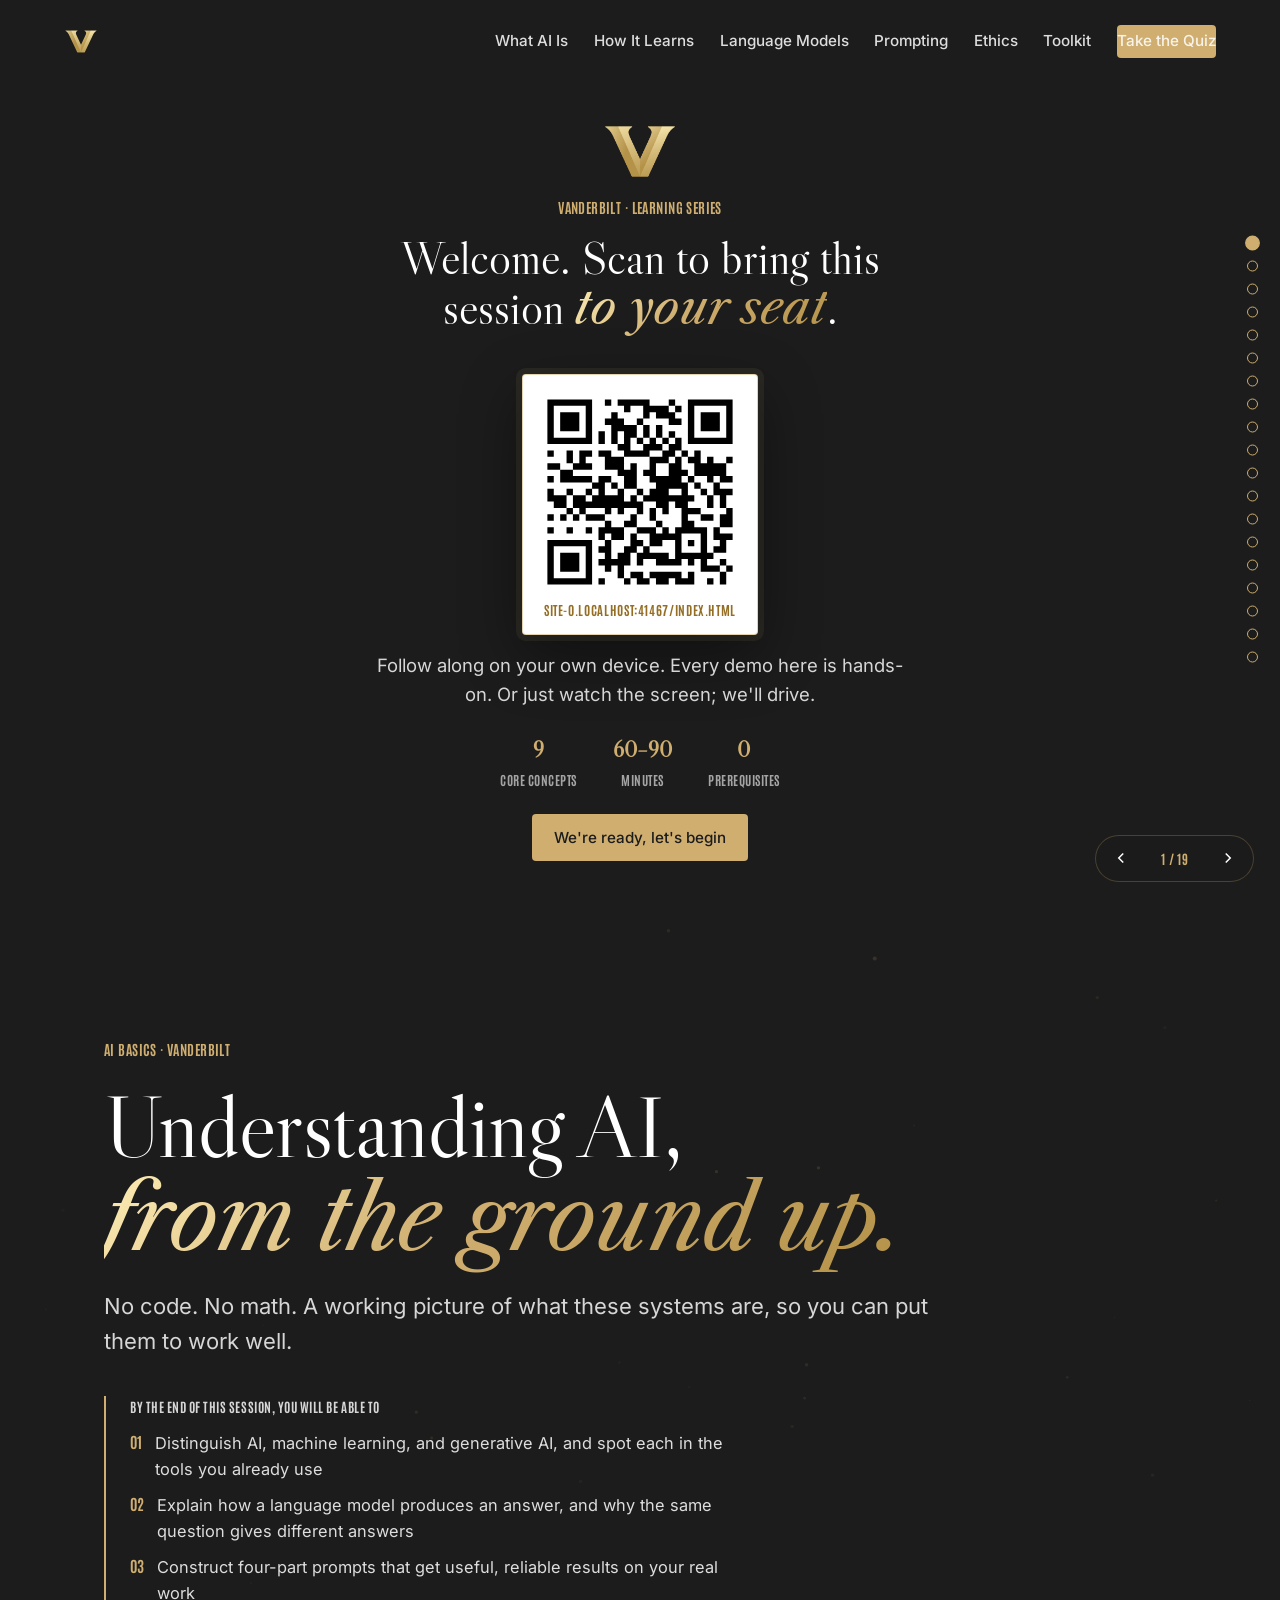
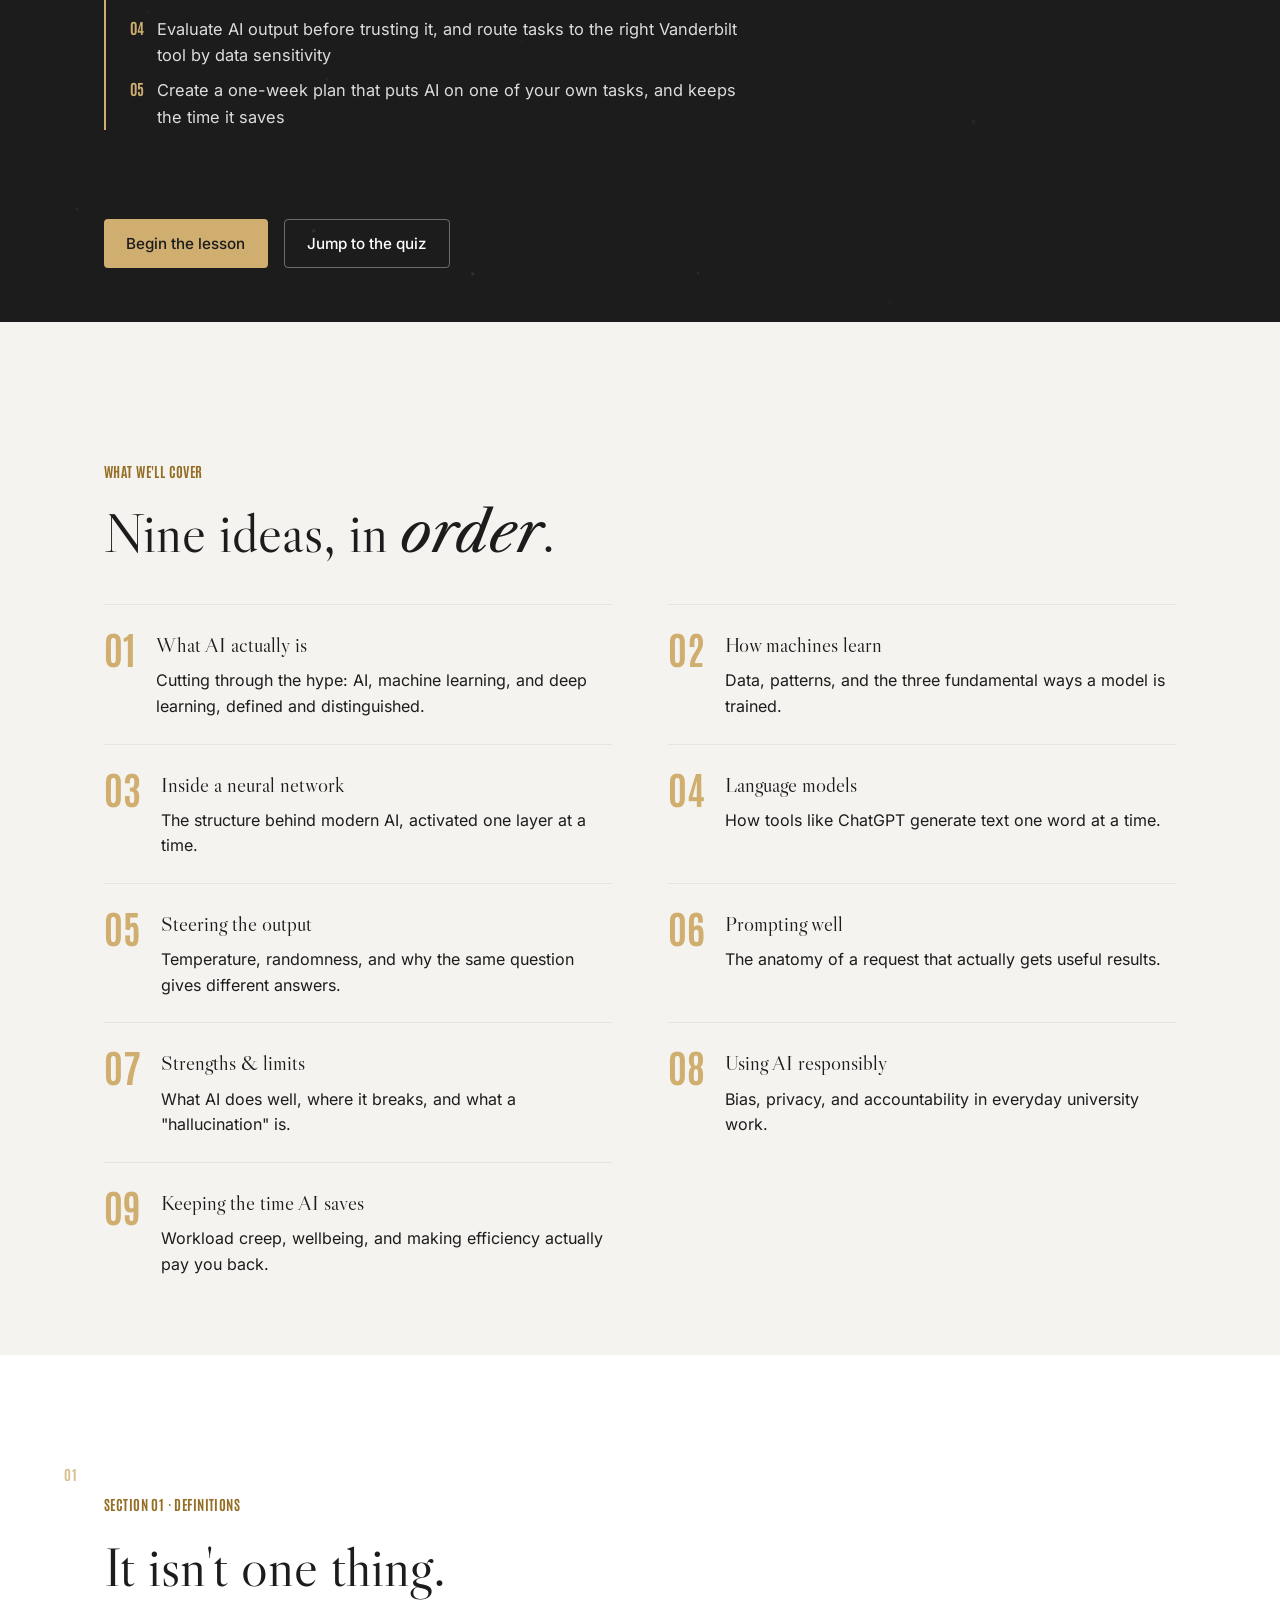
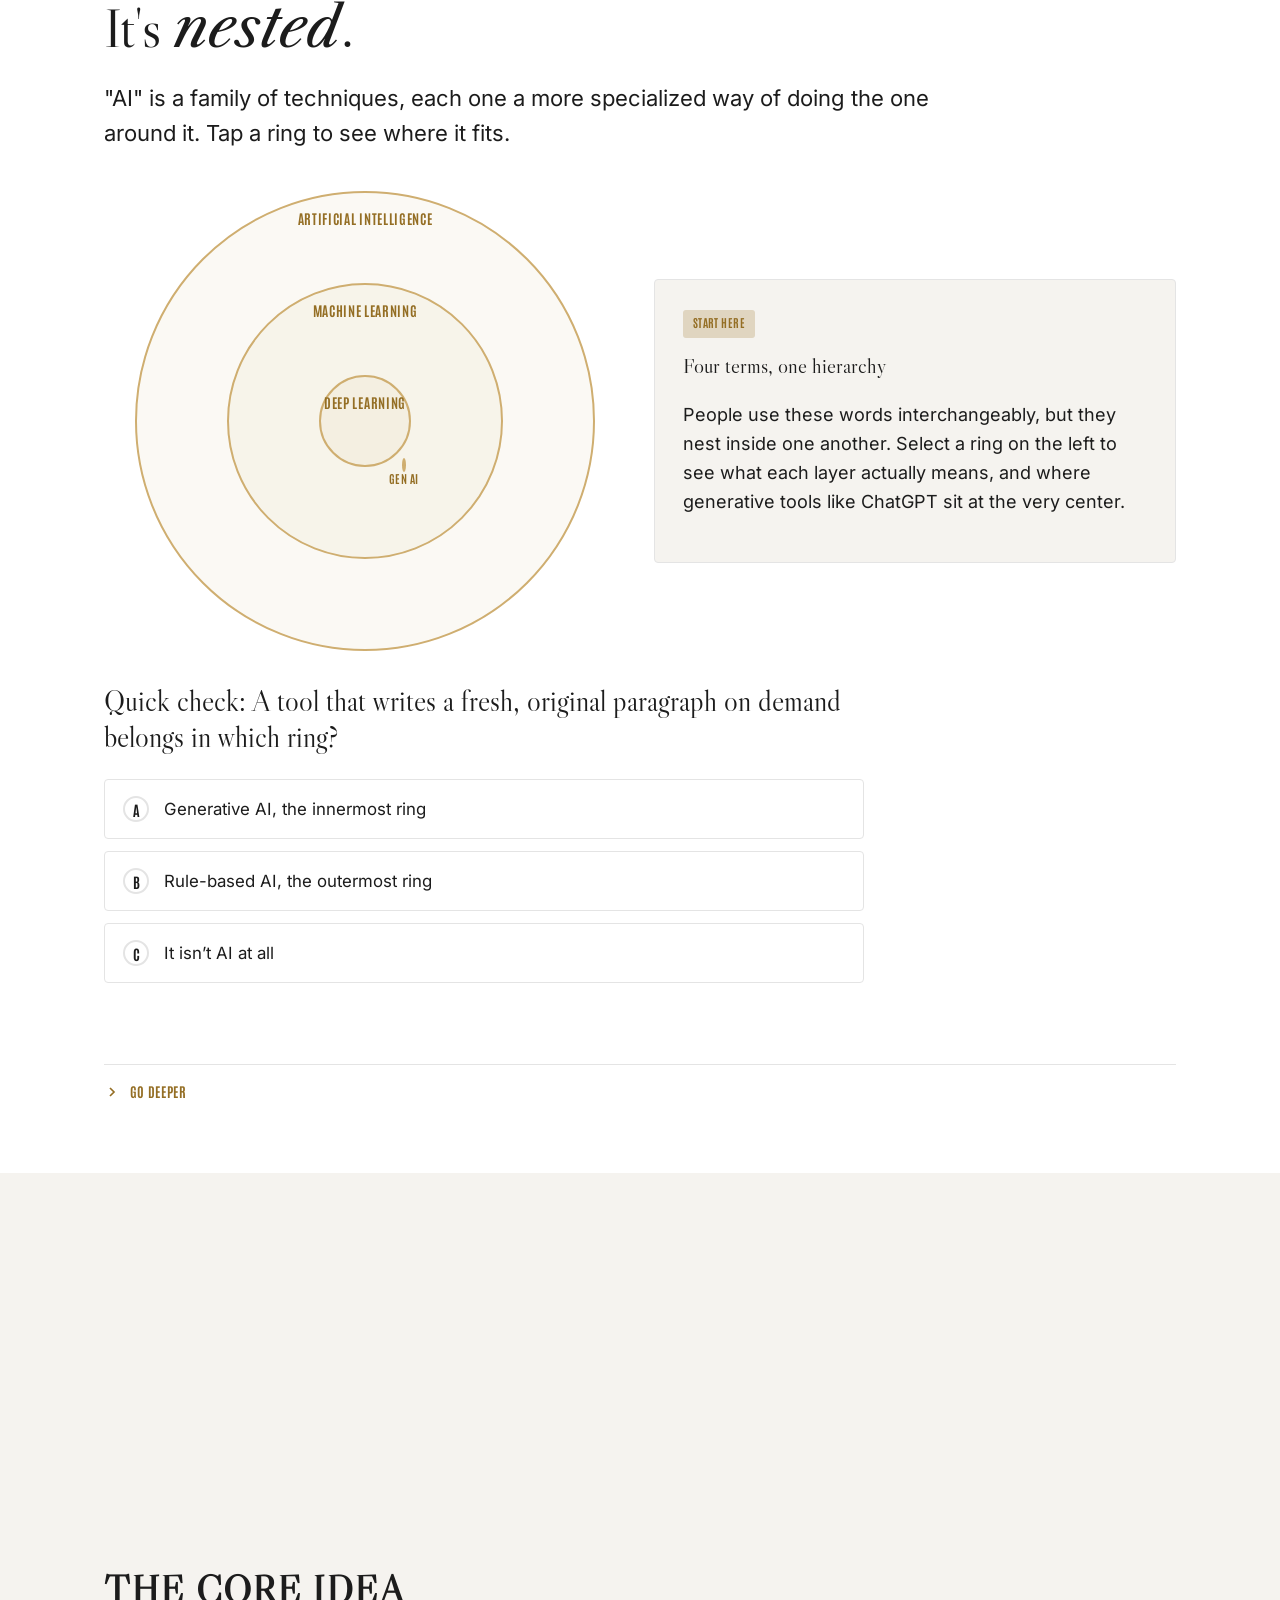
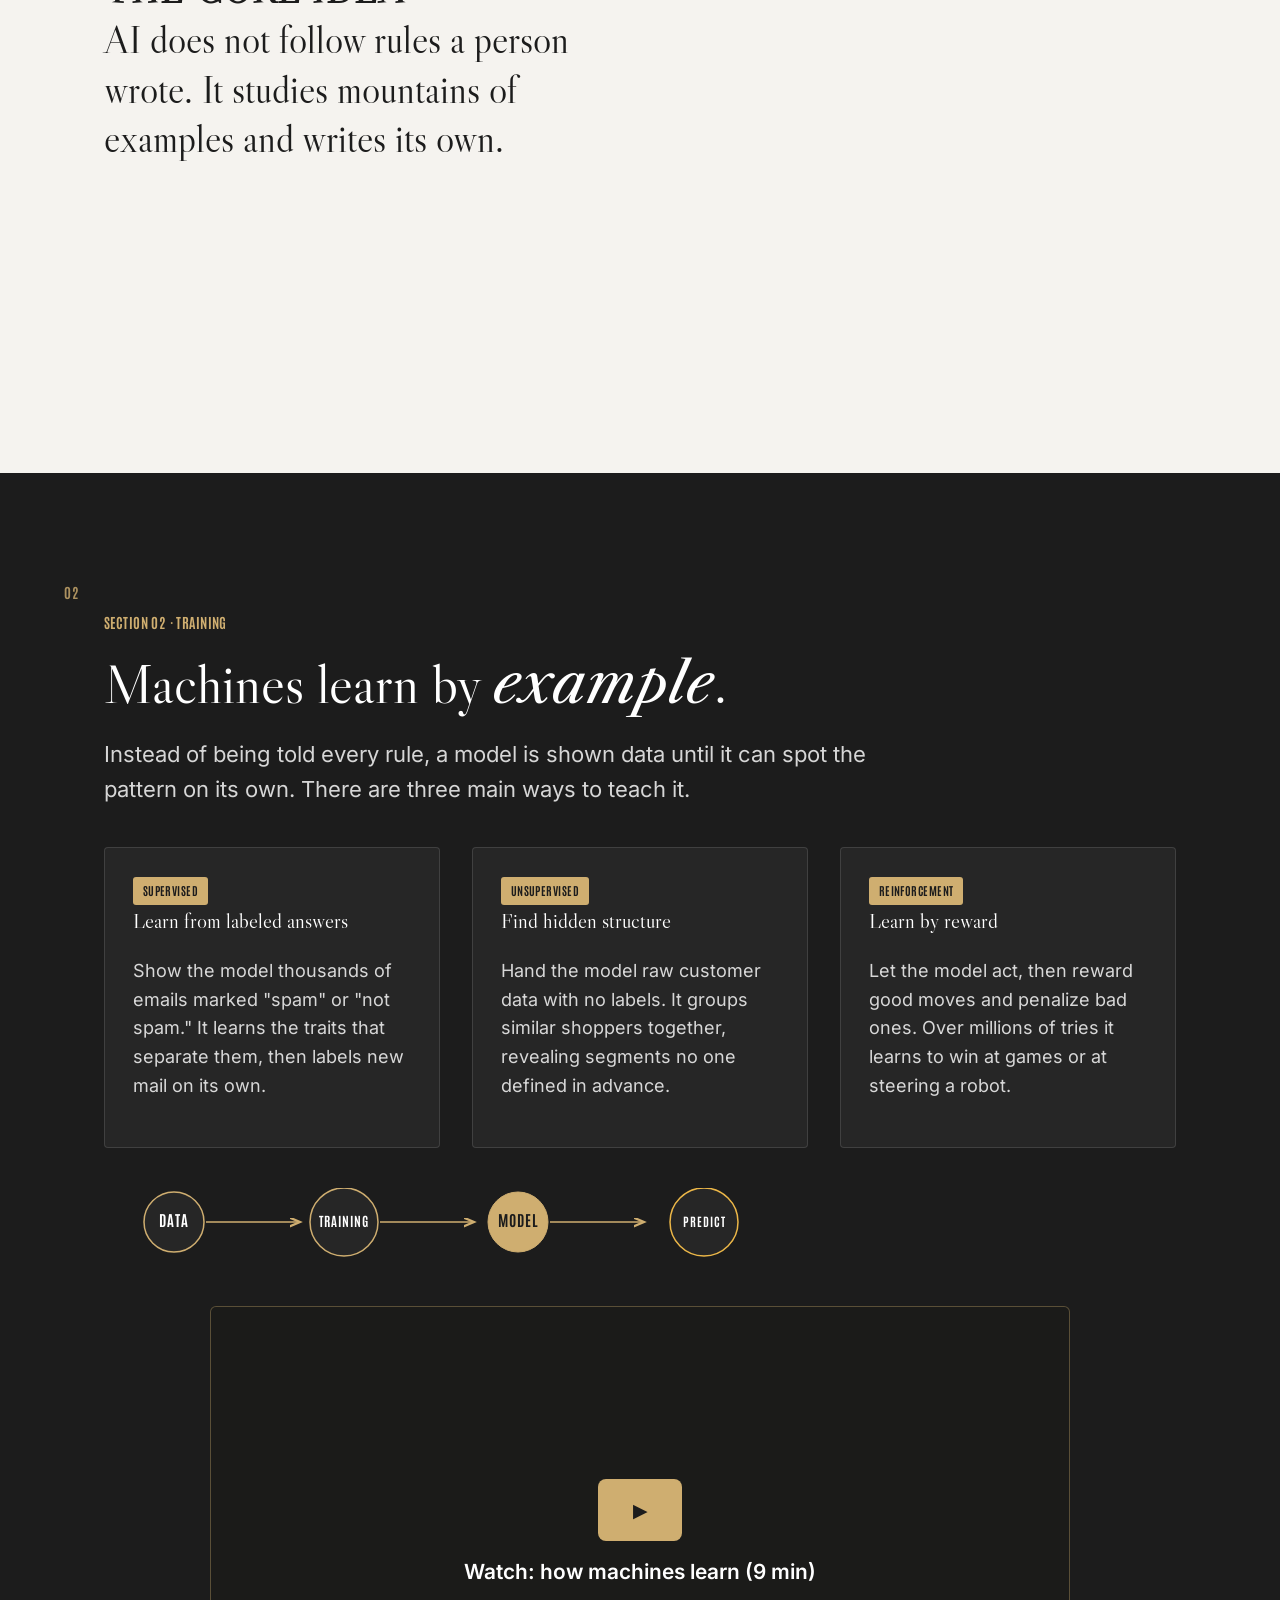
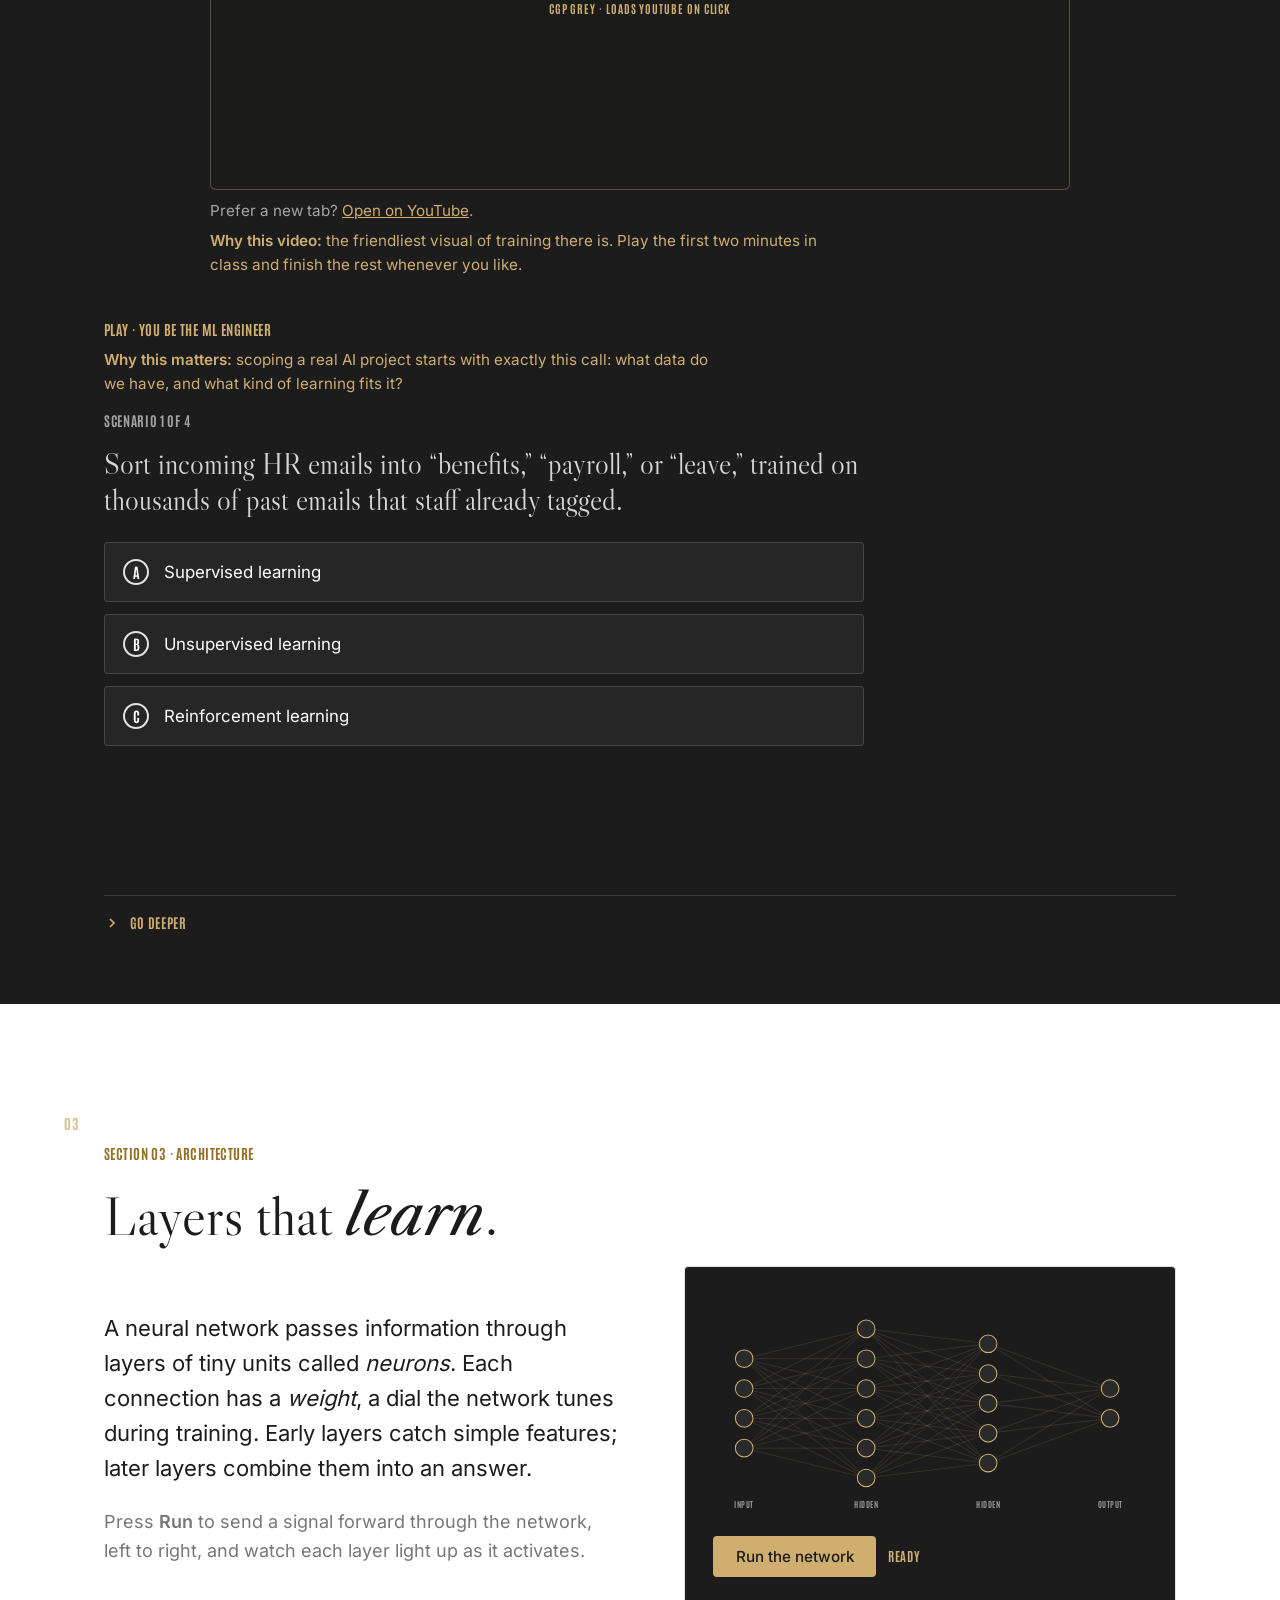
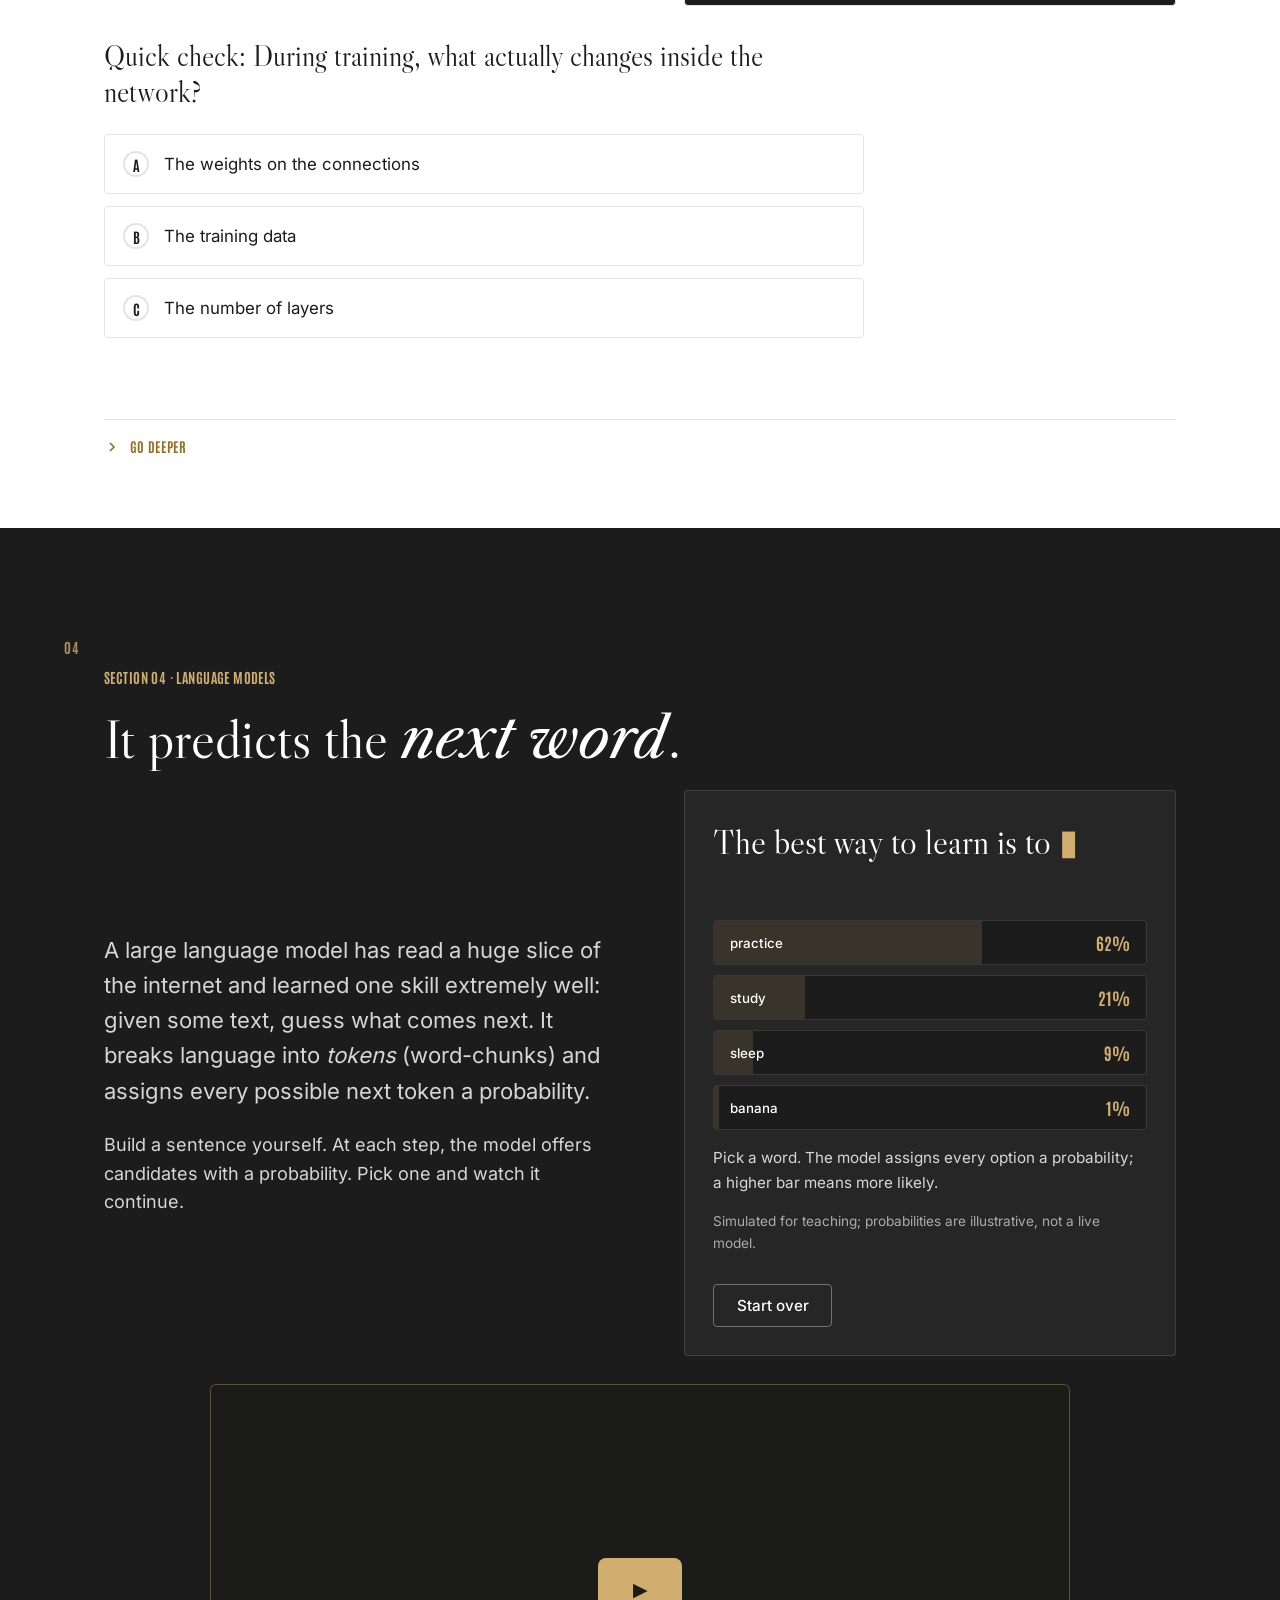
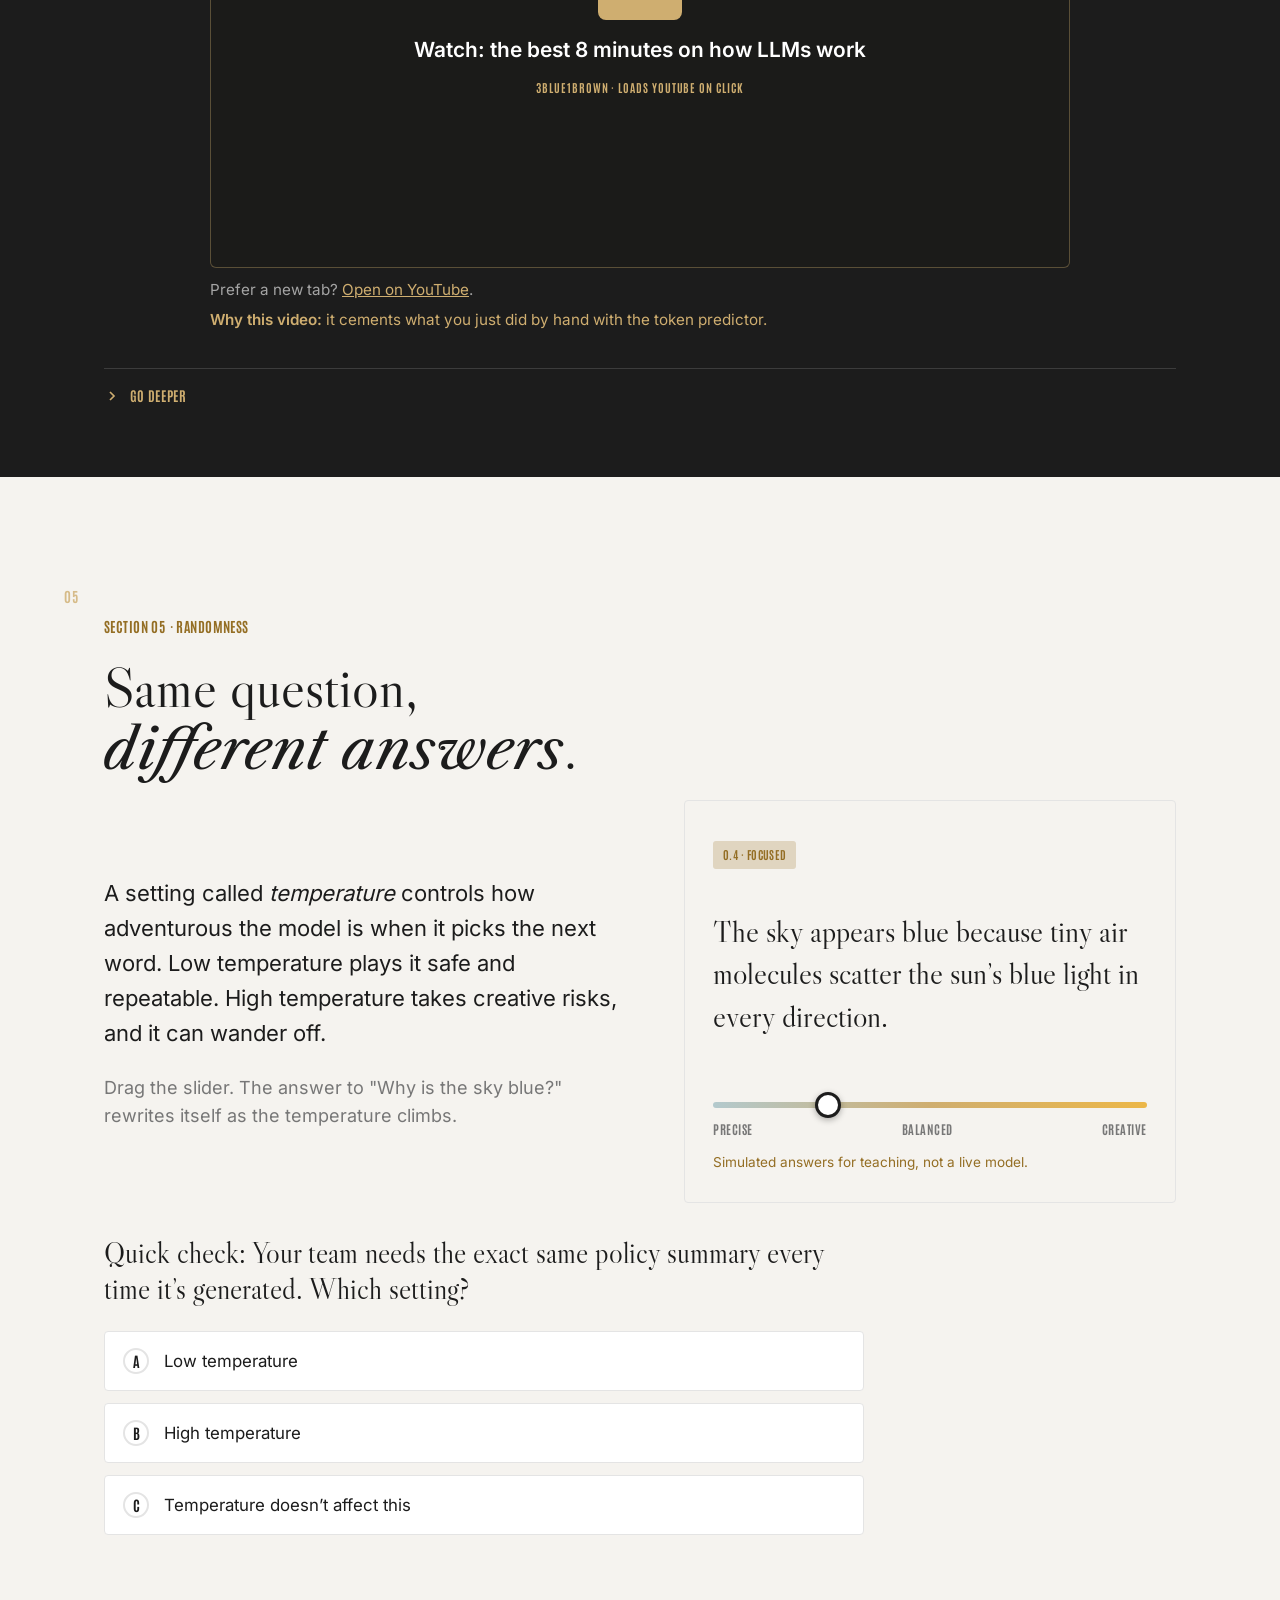
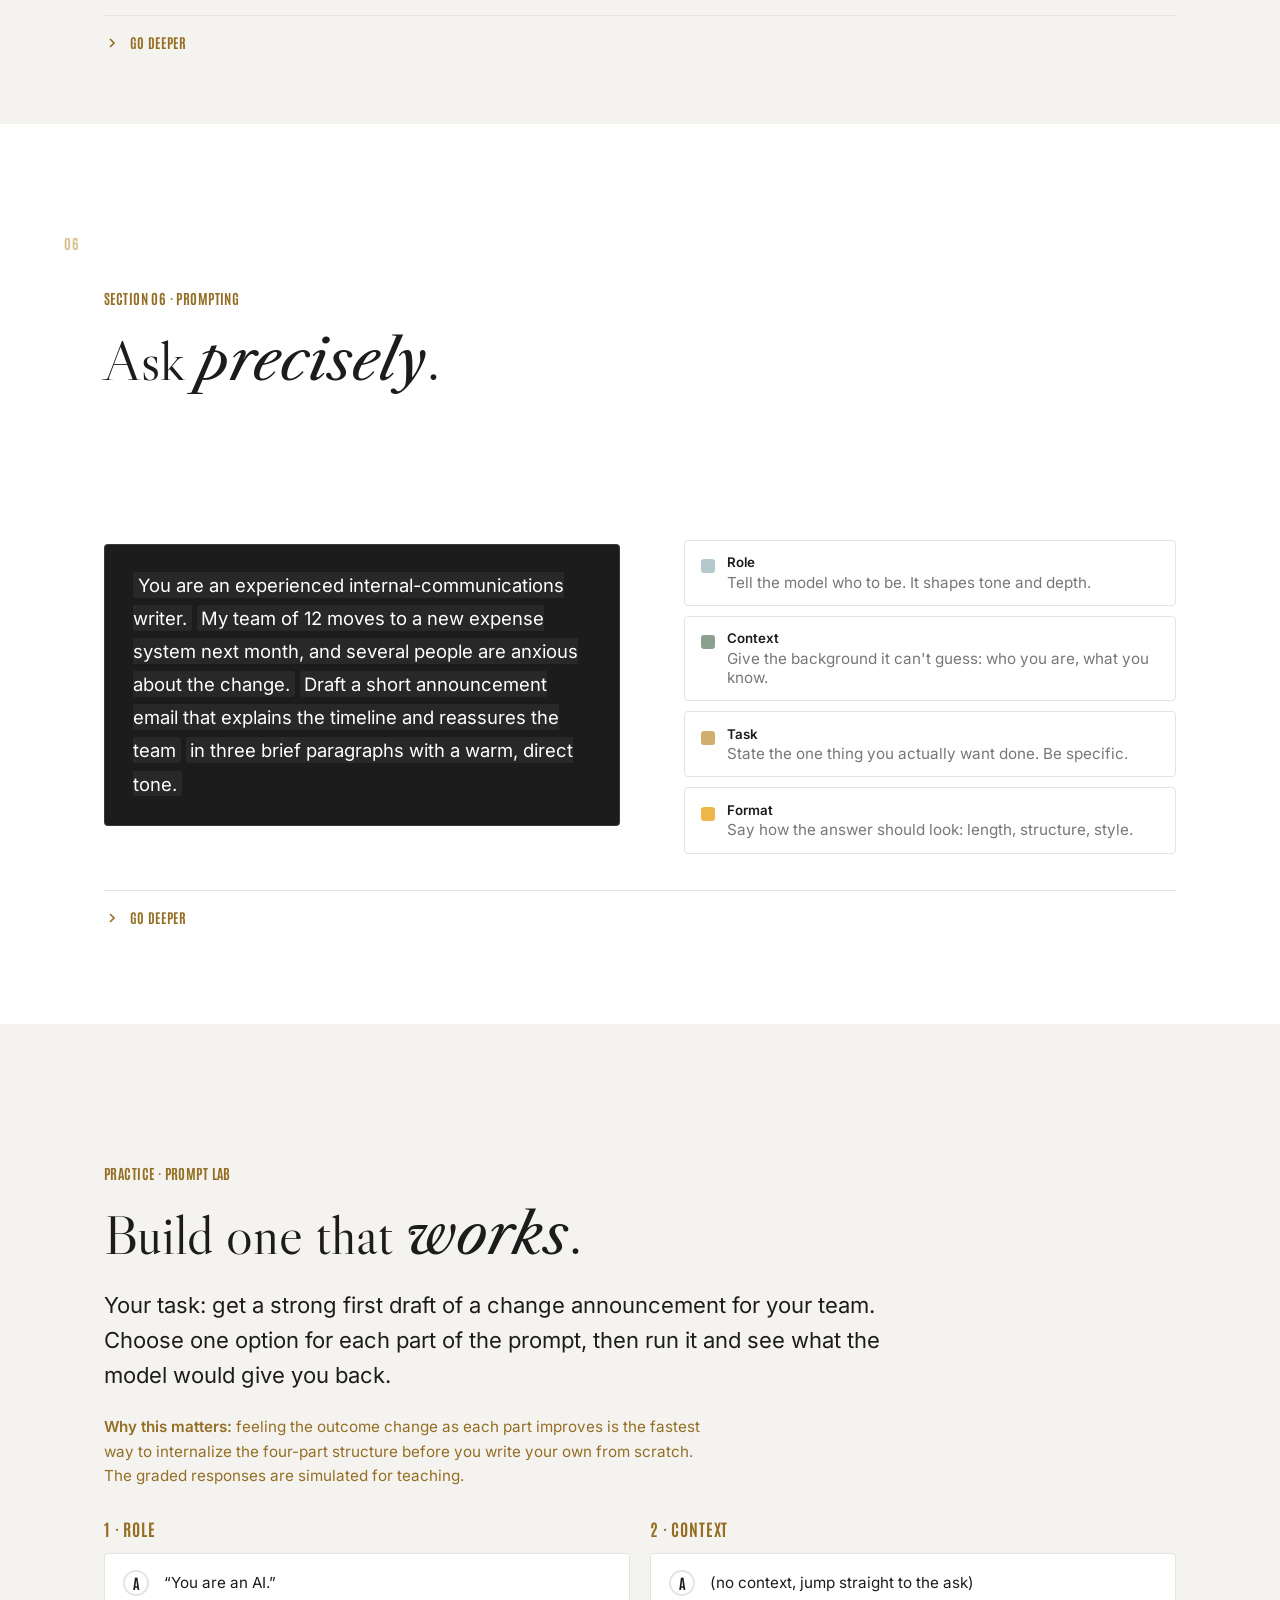
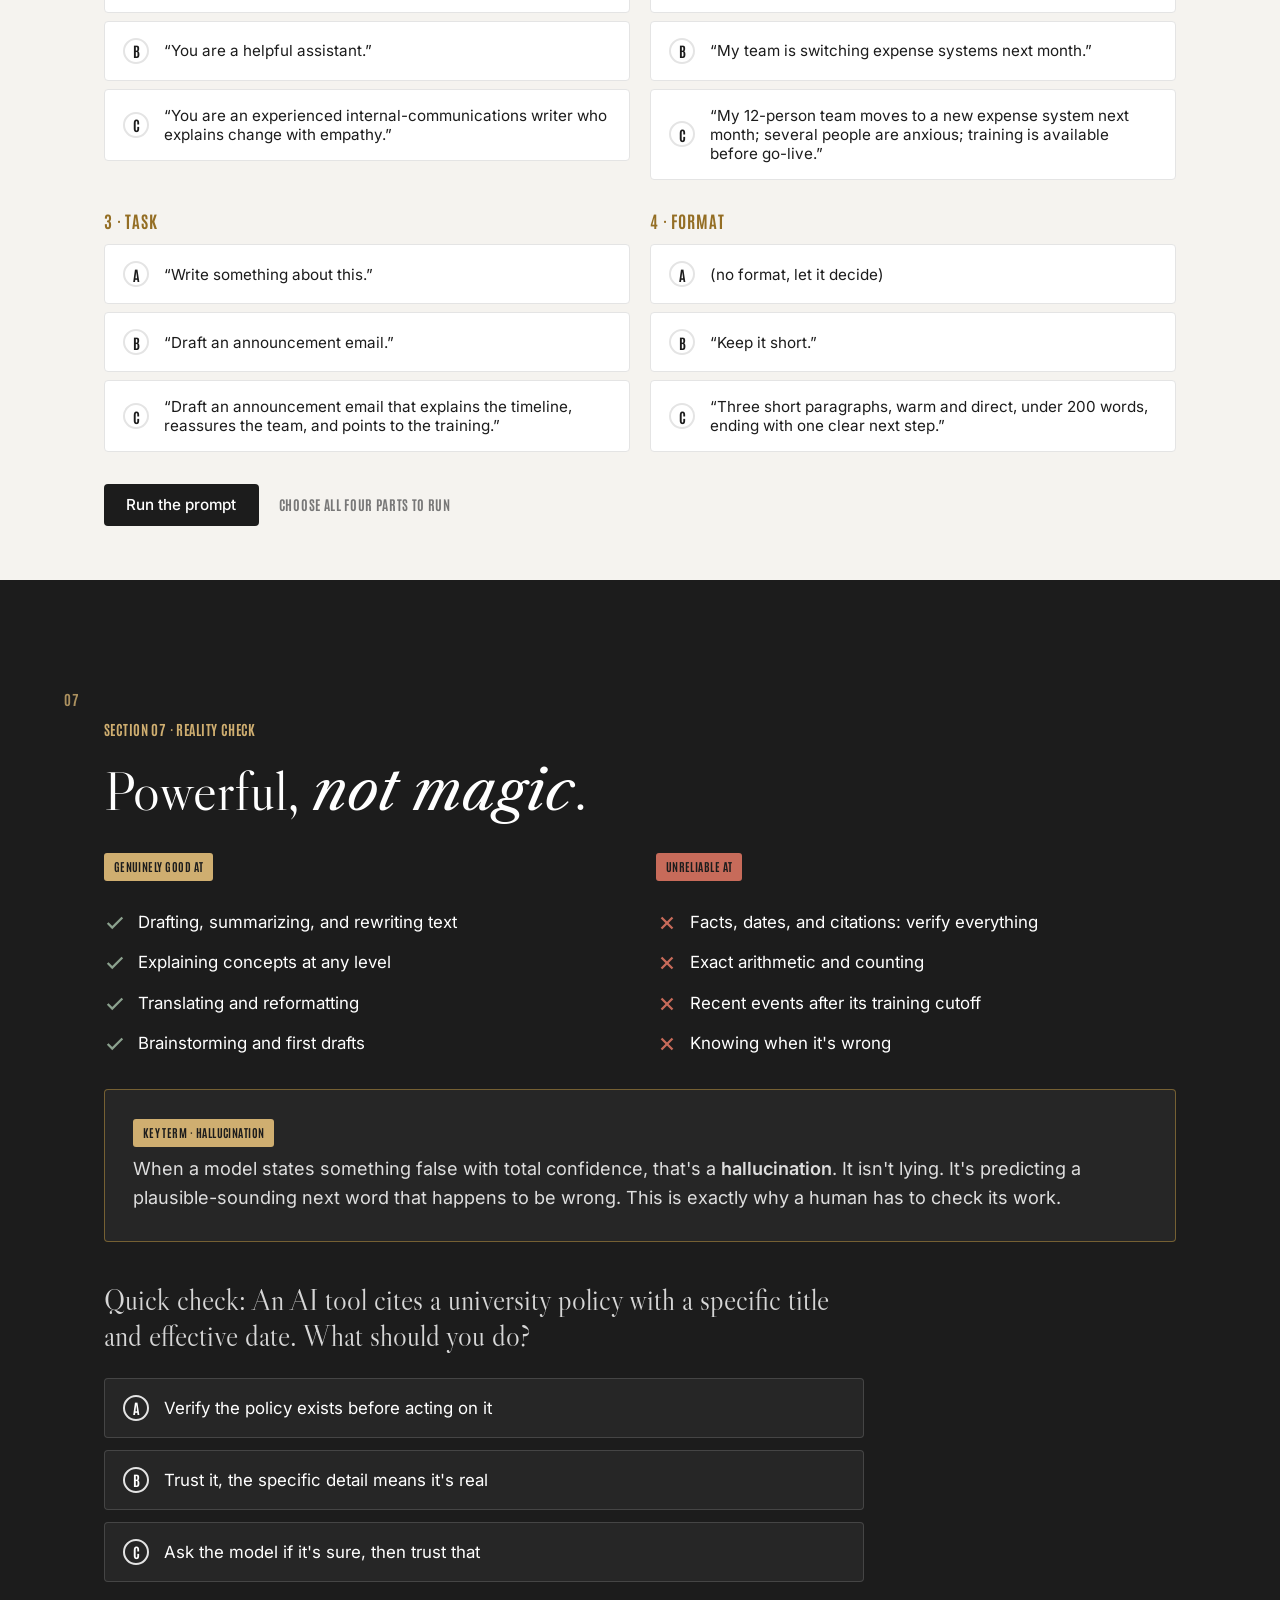
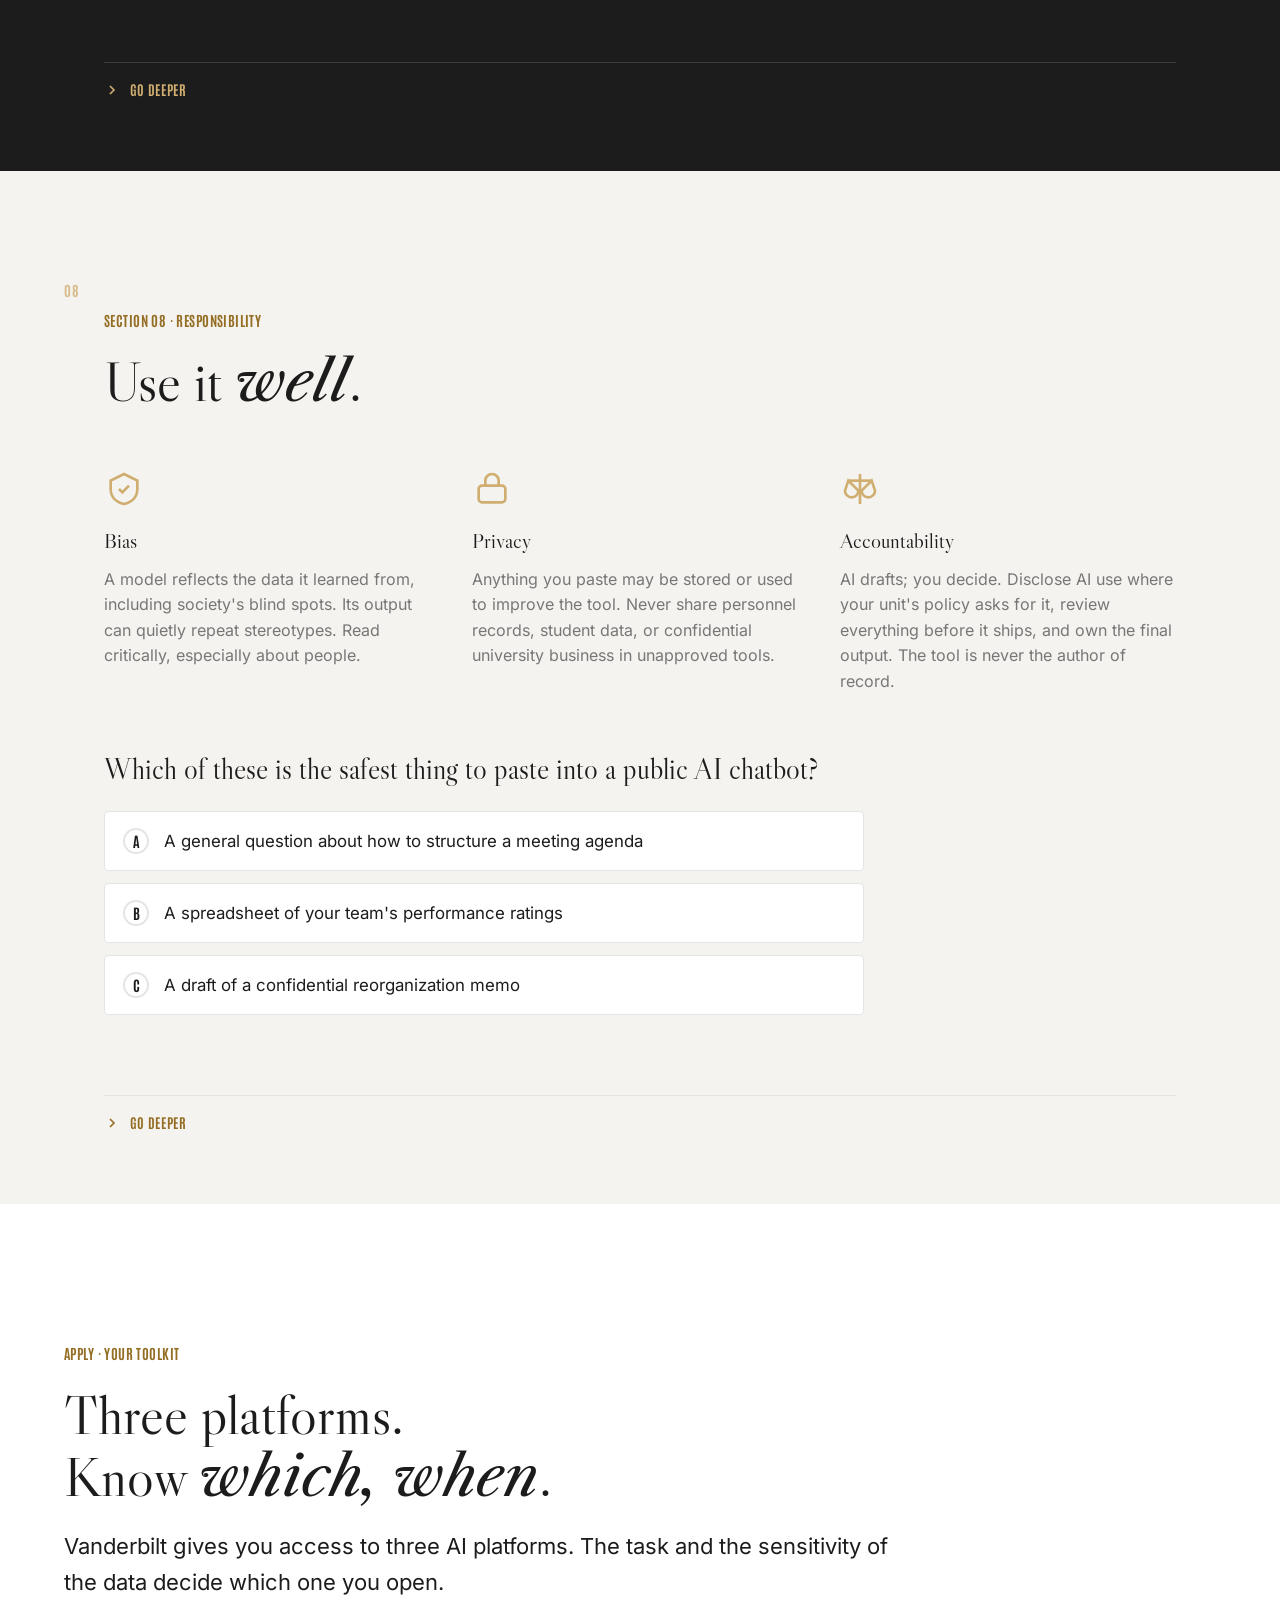
<file: index.html>
<!DOCTYPE html>
<html lang="en">
<head>
<meta charset="UTF-8">
<meta name="viewport" content="width=device-width, initial-scale=1">
<title>AI Basics: A Classroom Introduction | Vanderbilt</title>
<meta name="description" content="An interactive classroom introduction to the fundamentals of artificial intelligence: what AI is, how machines learn, neural networks, language models, prompting, and responsible use.">
<link rel="canonical" href="https://me5231979.github.io/AI_Classroom/">
<meta property="og:type" content="website">
<meta property="og:title" content="AI Basics | Vanderbilt Learning Series">
<meta property="og:description" content="An interactive, hands-on introduction to AI at Vanderbilt: how it works, how to prompt it, and how to use it responsibly.">
<meta property="og:url" content="https://me5231979.github.io/AI_Classroom/">
<meta property="og:image" content="https://me5231979.github.io/AI_Classroom/assets/img/social-card.png">
<meta property="og:image:width" content="1200">
<meta property="og:image:height" content="630">
<meta name="twitter:card" content="summary_large_image">
<meta name="twitter:title" content="AI Basics | Vanderbilt Learning Series">
<meta name="twitter:image" content="https://me5231979.github.io/AI_Classroom/assets/img/social-card.png">
<link rel="icon" href="assets/img/favicon.svg" type="image/svg+xml">
<link rel="alternate icon" href="assets/img/favicon-96.png">
<link rel="apple-touch-icon" href="assets/img/favicon-96.png">

<link rel="preload" href="assets/fonts/libre-caslon-display-latin-400-normal.woff2" as="font" type="font/woff2" crossorigin>
<link rel="preload" href="assets/fonts/inter-latin-400-normal.woff2" as="font" type="font/woff2" crossorigin>

<link rel="stylesheet" href="assets/css/styles.css?v=8">
<style>
  /* skill pills (course-level) */
  .skills { display: flex; flex-wrap: wrap; gap: .5rem; align-items: center; margin-top: 1.5rem; }
  .skills__label { font-family: var(--font-condensed); font-weight: 700; text-transform: uppercase;
    letter-spacing: .08em; font-size: .7rem; color: var(--vu-gold-flat); margin-right: .25rem; }
  .skillpill { display: inline-block; font-family: var(--font-condensed); font-weight: 700;
    text-transform: uppercase; letter-spacing: .06em; font-size: .68rem; line-height: 1.3;
    padding: .3rem .65rem; border-radius: 999px; border: 1px solid rgba(207,174,112,.55);
    color: rgba(255,255,255,.85); }
  .skillpill--core { background: var(--vu-gold-flat); border-color: var(--vu-gold-flat); color: var(--vu-black); }
</style>
</head>
<body>
<a class="skip-link" href="#s-agenda">Skip to content</a>

<!-- reading progress -->
<div class="progress" aria-hidden="true"><div class="progress__bar" id="progressBar"></div></div>

<!-- ===================== NAV ===================== -->
<header class="nav" id="nav">
  <a class="nav__brand" href="#top" aria-label="Vanderbilt University, home">
    <img class="nav__lockup" src="assets/img/vu-lockup-white.png" alt="Vanderbilt University" width="250" height="65">
    <img class="nav__vicon" src="assets/img/vu-v-icon-nav.png" alt="Vanderbilt University" width="34" height="25">
  </a>
  <button class="nav__toggle" aria-label="Toggle menu" aria-expanded="false" aria-controls="navlinks">
    <svg viewBox="0 0 24 24" fill="none" stroke="currentColor" stroke-width="2"><line x1="3" y1="6" x2="21" y2="6"/><line x1="3" y1="12" x2="21" y2="12"/><line x1="3" y1="18" x2="21" y2="18"/></svg>
  </button>
  <nav class="nav__links" id="navlinks" aria-label="Sections">
    <a href="#s-what">What AI Is</a>
    <a href="#s-learn">How It Learns</a>
    <a href="#s-llm">Language Models</a>
    <a href="#s-prompt">Prompting</a>
    <a href="#s-ethics">Ethics</a>
    <a href="#s-toolkit">Toolkit</a>
    <a class="btn" href="#s-recap">Take the Quiz</a>
  </nav>
</header>

<!-- deck dot rail + control bar -->
<div class="dots" id="dots" role="navigation" aria-label="Slide navigation"></div>
<div class="deckbar" role="group" aria-label="Presentation controls">
  <button id="deckPrev" aria-label="Previous slide"><svg viewBox="0 0 24 24" fill="none" stroke="currentColor" stroke-width="2"><polyline points="15 18 9 12 15 6"/></svg></button>
  <span class="deckbar__count" id="deckCount">1 / 19</span>
  <button id="deckNext" aria-label="Next slide"><svg viewBox="0 0 24 24" fill="none" stroke="currentColor" stroke-width="2"><polyline points="9 18 15 12 9 6"/></svg></button>
</div>

<main class="deck" id="top">

  <!-- ============ 0 · WELCOME / QR ============ -->
  <section class="slide on-dark welcome" id="s-welcome" data-title="Scan to join">
    <div class="wrap" style="text-align:center">
      <img src="assets/img/vu-v-icon.png" alt="Vanderbilt V" width="72" height="66" style="margin:0 auto 1.75rem;width:clamp(56px,6vw,80px);height:auto" data-reveal>
      <p class="eyebrow" data-reveal>Vanderbilt · Learning Series</p>
      <h1 class="h2" data-reveal style="max-width:20ch;margin-inline:auto">Welcome. Scan to bring this session <em class="gold-text">to your seat</em>.</h1>
      <div class="qr-card" id="qrCard" data-reveal>
        <div class="qr-card__code" id="qrBox" role="img" aria-label="QR code linking to this experience"></div>
        <p class="qr-card__url" id="qrUrl"></p>
      </div>
      <p class="lead" data-reveal style="margin:1.5rem auto 0;max-width:44ch">Follow along on your own device. Every demo here is hands-on. Or just watch the screen; we'll drive.</p>
      <div class="hero__meta" data-reveal style="justify-content:center">
        <div><b>9</b> Core concepts</div>
        <div><b>60–90</b> Minutes</div>
        <div><b>0</b> Prerequisites</div>
      </div>
      <div class="hero__cta" data-reveal style="justify-content:center">
        <a class="btn" href="#s-hero">We're ready, let's begin</a>
      </div>
    </div>
  </section>

  <!-- ============ 1 · HERO ============ -->
  <section class="slide on-dark hero" id="s-hero" data-title="Objectives">
    <video class="hero__video" id="heroVideo" autoplay muted playsinline preload="auto" aria-hidden="true"
      data-playlist='["https://d8j0ntlcm91z4.cloudfront.net/user_3CCurpI0FW75YAnAl4Hbz3vPdBv/hf_20260715_200652_7fda2f74-e2d3-4922-aa82-3538078520e3.mp4","https://d8j0ntlcm91z4.cloudfront.net/user_3CCurpI0FW75YAnAl4Hbz3vPdBv/hf_20260715_200704_f9a658ba-e21b-49d3-a82d-e24e4dca5641.mp4","https://d8j0ntlcm91z4.cloudfront.net/user_3CCurpI0FW75YAnAl4Hbz3vPdBv/hf_20260715_200712_13c7a9d0-fc12-4c9b-b14d-7666faaac7f5.mp4"]'></video>
    <canvas class="hero__canvas" aria-hidden="true"></canvas>
    <div class="hero__scrim" aria-hidden="true"></div>
    <div class="wrap">
      <p class="eyebrow" data-reveal>AI Basics · Vanderbilt</p>
      <h1 class="h-hero" data-reveal>Understanding AI,<br><em class="gold-text">from the ground up.</em></h1>
      <p class="lead" data-reveal style="margin-top:1.5rem">No code. No math. A working picture of what these systems are, so you can put them to work well.</p>
      <div class="objectives" data-reveal>
        <p class="objectives__label">By the end of this session, you will be able to</p>
        <ol class="objectives__list">
          <li>Distinguish AI, machine learning, and generative AI, and spot each in the tools you already use</li>
          <li>Explain how a language model produces an answer, and why the same question gives different answers</li>
          <li>Construct four-part prompts that get useful, reliable results on your real work</li>
          <li>Evaluate AI output before trusting it, and route tasks to the right Vanderbilt tool by data sensitivity</li>
          <li>Create a one-week plan that puts AI on one of your own tasks, and keeps the time it saves</li>
        </ol>
      </div>
      <div class="skills" data-reveal aria-label="Skills this course builds">
        <span class="skills__label">Skills you'll build</span>
        <span class="skillpill skillpill--core">Embodies an entrepreneurial spirit and leverages data and technology</span>
        <span class="skillpill">Artificial Intelligence</span>
        <span class="skillpill">Digital Fluency/Information Literacy</span>
        <span class="skillpill">Data Security</span>
      </div>
      <div class="hero__cta" data-reveal>
        <a class="btn" href="#s-what">Begin the lesson</a>
        <a class="btn btn--ghost" href="#s-recap">Jump to the quiz</a>
      </div>
    </div>
  </section>

  <!-- ============ 2 · AGENDA ============ -->
  <section class="slide on-cream" id="s-agenda" data-title="The plan">
    <div class="wrap">
      <p class="eyebrow" data-reveal>What we'll cover</p>
      <h2 class="h2" data-reveal>Nine ideas, in <em>order</em>.</h2>
      <ol class="agenda">
        <li data-reveal><span class="num">01</span><div><h3>What AI actually is</h3><p>Cutting through the hype: AI, machine learning, and deep learning, defined and distinguished.</p></div></li>
        <li data-reveal><span class="num">02</span><div><h3>How machines learn</h3><p>Data, patterns, and the three fundamental ways a model is trained.</p></div></li>
        <li data-reveal><span class="num">03</span><div><h3>Inside a neural network</h3><p>The structure behind modern AI, activated one layer at a time.</p></div></li>
        <li data-reveal><span class="num">04</span><div><h3>Language models</h3><p>How tools like ChatGPT generate text one word at a time.</p></div></li>
        <li data-reveal><span class="num">05</span><div><h3>Steering the output</h3><p>Temperature, randomness, and why the same question gives different answers.</p></div></li>
        <li data-reveal><span class="num">06</span><div><h3>Prompting well</h3><p>The anatomy of a request that actually gets useful results.</p></div></li>
        <li data-reveal><span class="num">07</span><div><h3>Strengths &amp; limits</h3><p>What AI does well, where it breaks, and what a "hallucination" is.</p></div></li>
        <li data-reveal><span class="num">08</span><div><h3>Using AI responsibly</h3><p>Bias, privacy, and accountability in everyday university work.</p></div></li>
        <li data-reveal><span class="num">09</span><div><h3>Keeping the time AI saves</h3><p>Workload creep, wellbeing, and making efficiency actually pay you back.</p></div></li>
      </ol>
    </div>
  </section>

  <!-- ============ 3 · WHAT IS AI (rings) ============ -->
  <section class="slide on-light" id="s-what" data-count data-title="What AI is">
    <div class="wrap">
      <p class="eyebrow" data-reveal>Section 01 · Definitions</p>
      <h2 class="h2" data-reveal>It isn't one thing.<br>It's <em>nested</em>.</h2>
      <p class="lead" data-reveal style="margin-bottom:2.5rem">"AI" is a family of techniques, each one a more specialized way of doing the one around it. Tap a ring to see where it fits.</p>
      <div class="venn">
        <div class="rings" data-reveal role="group" aria-label="AI concept rings. Select one.">
          <div class="ring" data-ring="ai" aria-pressed="false">Artificial Intelligence</div>
          <div class="ring" data-ring="ml" aria-pressed="false">Machine Learning</div>
          <div class="ring" data-ring="dl" aria-pressed="false">Deep Learning</div>
          <div class="ring" data-ring="gen" aria-pressed="false">Gen&nbsp;AI</div>
        </div>
        <div class="venn__detail card" id="ringDetail" data-reveal aria-live="polite">
          <span class="tag">Start here</span>
          <h3>Four terms, one hierarchy</h3>
          <p>People use these words interchangeably, but they nest inside one another. Select a ring on the left to see what each layer actually means, and where generative tools like ChatGPT sit at the very center.</p>
        </div>
      </div>

      
      <div class="quiz" data-quiz data-reveal style="margin-top:2rem">
        <p class="quiz__q">Quick check: A tool that writes a fresh, original paragraph on demand belongs in which ring?</p>
        <div class="quiz__options">
          <button class="opt" data-correct="1" data-why="Creating new content is the generative layer, which runs on deep learning, inside ML, inside AI."><span class="mark">A</span><span>Generative AI, the innermost ring</span></button>
          <button class="opt" data-correct="0" data-why="Rules can only replay what a person wrote. Producing new text requires the generative core."><span class="mark">B</span><span>Rule-based AI, the outermost ring</span></button>
          <button class="opt" data-correct="0" data-why="Generating original language is the signature capability of modern generative AI."><span class="mark">C</span><span>It isn’t AI at all</span></button>
        </div>
        <p class="quiz__feedback" aria-live="polite"></p>
      </div>
      <details class="deeper" data-reveal>
        <summary><svg class="chev" viewBox="0 0 24 24" fill="none" stroke="currentColor" stroke-width="2.5" aria-hidden="true"><polyline points="9 18 15 12 9 6"/></svg> Go deeper</summary>
        <div class="deeper__body">
          <div><h4>In practice</h4><p>Rule-based AI runs your out-of-office replies and expense-flag thresholds. Machine learning ranks your inbox, filters spam, and forecasts demand. Deep learning transcribes your meetings and unlocks your phone. Generative AI drafts your emails. You already manage with AI every day. The new part is that it now <em>writes</em>.</p></div>
          <div class="deeper__ask"><h4><span class="mode">As a group</span> · 4 min</h4>
          <p class="why"><b>Why this matters:</b> Managers who can name where AI already sits in their stack make sharper tool and risk decisions.</p>
          <ol class="steps">
            <li>Call out tools your team touches every day, and have someone capture the list.</li>
            <li>Sort each one: rule-based, machine learning, or generative AI.</li>
            <li>Agree on your team’s three most AI-dependent tools and share with the room.</li>
          </ol>
          <p class="why" style="margin-top:.6rem"><b>Flying solo?</b> Sort your own five most-used tools into the rings, then take the quick check below.</p></div>
        </div>
      </details>
    </div>
  </section>

  <!-- ============ 4 · MANIFESTO ============ -->
  <section class="slide on-cream manifesto" id="s-belief" data-title="One idea">
    <div class="wrap">
      <p class="eyebrow" data-reveal>The core idea</p>
      <p>AI does not follow rules a person wrote. It studies mountains of examples and writes its own.</p>
    </div>
  </section>

  <!-- ============ 5 · HOW MACHINES LEARN ============ -->
  <section class="slide on-dark" id="s-learn" data-count data-title="How it learns">
    <div class="wrap">
      <p class="eyebrow" data-reveal>Section 02 · Training</p>
      <h2 class="h2" data-reveal>Machines learn by <em>example</em>.</h2>
      <p class="lead" data-reveal>Instead of being told every rule, a model is shown data until it can spot the pattern on its own. There are three main ways to teach it.</p>

      <div class="grid grid-3" style="margin-top:2.5rem">
        <div class="card" data-reveal>
          <span class="tag">Supervised</span>
          <h3>Learn from labeled answers</h3>
          <p class="muted">Show the model thousands of emails marked "spam" or "not spam." It learns the traits that separate them, then labels new mail on its own.</p>
        </div>
        <div class="card" data-reveal>
          <span class="tag">Unsupervised</span>
          <h3>Find hidden structure</h3>
          <p class="muted">Hand the model raw customer data with no labels. It groups similar shoppers together, revealing segments no one defined in advance.</p>
        </div>
        <div class="card" data-reveal>
          <span class="tag">Reinforcement</span>
          <h3>Learn by reward</h3>
          <p class="muted">Let the model act, then reward good moves and penalize bad ones. Over millions of tries it learns to win at games or at steering a robot.</p>
        </div>
      </div>

      <div class="flow" data-reveal style="margin-top:2.5rem">
        <svg viewBox="0 0 720 90" role="img" aria-label="Pipeline: Data leads to Training leads to Model leads to Prediction" style="max-width:720px;width:100%;height:auto">
          <defs><marker id="arw" markerWidth="10" markerHeight="10" refX="7" refY="3" orient="auto"><path d="M0,0 L7,3 L0,6" fill="none" stroke="#CFAE70" stroke-width="1.5"/></marker></defs>
          <g font-family="Antonio, Impact, sans-serif" font-size="15" fill="#fff" text-anchor="middle" letter-spacing="1">
            <circle cx="70" cy="34" r="30" fill="#262626" stroke="#CFAE70" stroke-width="1.5"/><text x="70" y="39">DATA</text>
            <line x1="102" y1="34" x2="196" y2="34" stroke="#CFAE70" stroke-width="1.5" marker-end="url(#arw)"/>
            <circle cx="240" cy="34" r="34" fill="#262626" stroke="#CFAE70" stroke-width="1.5"/><text x="240" y="39" font-size="13">TRAINING</text>
            <line x1="276" y1="34" x2="370" y2="34" stroke="#CFAE70" stroke-width="1.5" marker-end="url(#arw)"/>
            <circle cx="414" cy="34" r="30" fill="#CFAE70" stroke="#CFAE70"/><text x="414" y="39" fill="#1C1C1C">MODEL</text>
            <line x1="446" y1="34" x2="540" y2="34" stroke="#CFAE70" stroke-width="1.5" marker-end="url(#arw)"/>
            <circle cx="600" cy="34" r="34" fill="#262626" stroke="#ECB748" stroke-width="1.5"/><text x="600" y="39" font-size="12">PREDICT</text>
          </g>
        </svg>
      </div>


      <div class="yt" data-reveal data-embed="https://www.youtube-nocookie.com/embed/R9OHn5ZF4Uo" data-yttitle="How Machines Learn (CGP Grey)">
        <button class="yt__load" type="button">
          <span class="yt__play" aria-hidden="true">▶</span>
          <span class="yt__title">Watch: how machines learn (9 min)</span>
          <span class="yt__src">CGP Grey · Loads YouTube on click</span>
        </button>
        <p class="yt__alt">Prefer a new tab? <a href="https://www.youtube.com/watch?v=R9OHn5ZF4Uo" target="_blank" rel="noopener">Open on YouTube</a>.</p>
        <p class="why" style="margin:.35rem 0 0"><b>Why this video:</b> the friendliest visual of training there is. Play the first two minutes in class and finish the rest whenever you like.</p>
      </div>
      <div class="quiz" id="mlTrainer" data-reveal style="margin-top:2.5rem">
        <p class="eyebrow" style="margin-bottom:.5rem">Play · You be the ML engineer</p>
        <p class="why" style="margin-top:0"><b>Why this matters:</b> scoping a real AI project starts with exactly this call: what data do we have, and what kind of learning fits it?</p>
        <p class="quiz__progress" id="trainProgress"></p>
        <p class="quiz__q" id="trainQ" style="margin-top:.4rem"></p>
        <div class="quiz__options" id="trainOptions" role="group" aria-label="Learning type choices"></div>
        <p class="quiz__feedback" id="trainFeedback" aria-live="polite"></p>
        <div class="quiz__nav">
          <button class="btn" id="trainNext" style="visibility:hidden">Next scenario</button>
        </div>
        <div id="trainResult" hidden aria-live="polite"></div>
      </div>

      <details class="deeper" data-reveal>
        <summary><svg class="chev" viewBox="0 0 24 24" fill="none" stroke="currentColor" stroke-width="2.5" aria-hidden="true"><polyline points="9 18 15 12 9 6"/></svg> Go deeper</summary>
        <div class="deeper__body">
          <div><h4>In practice</h4><ul><li><b>Supervised, at work:</b> a ticket router trained on last year’s categorized help requests.</li><li><b>Unsupervised, at work:</b> clustering open-ended survey comments into themes nobody predefined.</li><li><b>Reinforcement, at work:</b> a scheduling assistant that improves as invites get accepted or declined.</li></ul></div>
          <div class="deeper__ask"><h4><span class="mode">As a group</span> · 4 min</h4>
          <p class="why"><b>Why this matters:</b> Matching your data to a learning type is the first question in any AI project-scoping conversation.</p>
          <ol class="steps">
            <li>Pick one dataset your unit already produces as a byproduct of normal work (tickets, requests, survey comments).</li>
            <li>Decide together which of the three learning types could use it, and what it would predict.</li>
            <li>Name one thing that goes wrong if the historical examples are biased or mislabeled.</li>
          </ol>
          <p class="why" style="margin-top:.6rem"><b>Flying solo?</b> Pick one dataset your own work produces and decide which learning type fits it.</p></div>
        </div>
      </details>
    </div>
  </section>

  <!-- ============ 6 · NEURAL NETWORKS ============ -->
  <section class="slide on-light" id="s-nn" data-count data-title="Neural networks">
    <div class="wrap">
      <p class="eyebrow" data-reveal>Section 03 · Architecture</p>
      <h2 class="h2" data-reveal>Layers that <em>learn</em>.</h2>
      <div class="split">
        <div data-reveal>
          <p class="lead">A neural network passes information through layers of tiny units called <em>neurons</em>. Each connection has a <em>weight</em>, a dial the network tunes during training. Early layers catch simple features; later layers combine them into an answer.</p>
          <p class="measure muted" style="margin-top:1rem">Press <b>Run</b> to send a signal forward through the network, left to right, and watch each layer light up as it activates.</p>
        </div>
        <div class="nn on-dark card" id="nn" data-reveal style="background:#1c1c1c">
          <svg role="img" aria-label="A four-layer neural network diagram"></svg>
          <div class="nn__controls">
            <button class="btn" id="nnRun">Run the network</button>
            <span class="nn__status" id="nnStatus" aria-live="polite">Ready</span>
          </div>
        </div>
      </div>

      
      <div class="quiz" data-quiz data-reveal style="margin-top:2rem">
        <p class="quiz__q">Quick check: During training, what actually changes inside the network?</p>
        <div class="quiz__options">
          <button class="opt" data-correct="1" data-why="Learning is millions of small adjustments to connection weights until predictions stop being wrong."><span class="mark">A</span><span>The weights on the connections</span></button>
          <button class="opt" data-correct="0" data-why="The data stays fixed during a training pass. The weights are what move."><span class="mark">B</span><span>The training data</span></button>
          <button class="opt" data-correct="0" data-why="The architecture is chosen up front; training tunes the weights inside it."><span class="mark">C</span><span>The number of layers</span></button>
        </div>
        <p class="quiz__feedback" aria-live="polite"></p>
      </div>
      <details class="deeper" data-reveal>
        <summary><svg class="chev" viewBox="0 0 24 24" fill="none" stroke="currentColor" stroke-width="2.5" aria-hidden="true"><polyline points="9 18 15 12 9 6"/></svg> Go deeper</summary>
        <div class="deeper__body">
          <div><h4>In practice</h4><p>No engineer writes “pointy ears = cat.” The network invents its own features by adjusting millions of weights until its guesses stop being wrong. That’s why even its builders often can’t fully explain one specific decision. The logic lives in the weights, not in readable rules. It’s also why “audit the code” is the wrong ask; “audit the training data and the outcomes” is the right one. Want the visual math? <a href="https://www.youtube.com/playlist?list=PLZHQObOWTQDNU6R1_67000Dx_ZCJB-3pi" target="_blank" rel="noopener" style="text-decoration:underline">3Blue1Brown's Neural Networks series</a> is the gold standard.</p></div>
          <div class="deeper__ask"><h4><span class="mode">As a group</span> · 4 min</h4>
          <p class="why"><b>Why this matters:</b> You will be the one asked “why did the system decide that?” This builds your answer.</p>
          <ol class="steps">
            <li>One person names a consequential decision AI might help make at Vanderbilt (screening, routing, flagging).</li>
            <li>Discuss: if someone challenged that decision, what would “explain it” actually require?</li>
            <li>Agree on one question your team would ask any vendor selling you an AI decision tool.</li>
          </ol>
          <p class="why" style="margin-top:.6rem"><b>Flying solo?</b> Write the one question you would ask a vendor selling an AI decision tool.</p></div>
        </div>
      </details>
    </div>
  </section>

  <!-- ============ 7 · LLMs ============ -->
  <section class="slide on-dark" id="s-llm" data-count data-title="Language models">
    <div class="wrap">
      <p class="eyebrow" data-reveal>Section 04 · Language Models</p>
      <h2 class="h2" data-reveal>It predicts the <em>next word</em>.</h2>
      <div class="split">
        <div data-reveal>
          <p class="lead">A large language model has read a huge slice of the internet and learned one skill extremely well: given some text, guess what comes next. It breaks language into <em>tokens</em> (word-chunks) and assigns every possible next token a probability.</p>
          <p class="measure" style="margin-top:1rem;color:rgba(255,255,255,.82)">Build a sentence yourself. At each step, the model offers candidates with a probability. Pick one and watch it continue.</p>
        </div>
        <div class="predict" id="predict" data-reveal>
          <div class="predict__sentence" id="predictSentence" aria-live="polite"></div>
          <div class="predict__options" id="predictOptions" role="group" aria-label="Next-token choices"></div>
          <p class="predict__hint" id="predictHint"></p>
          <p class="predict__hint" style="font-size:.85rem;opacity:.75">Simulated for teaching; probabilities are illustrative, not a live model.</p>
          <button class="btn btn--ghost" id="predictReset" style="margin-top:1rem">Start over</button>
        </div>
      </div>

      <div class="yt" data-reveal data-embed="https://www.youtube-nocookie.com/embed/LPZh9BOjkQs" data-yttitle="How LLMs work (3Blue1Brown)">
        <button class="yt__load" type="button">
          <span class="yt__play" aria-hidden="true">▶</span>
          <span class="yt__title">Watch: the best 8 minutes on how LLMs work</span>
          <span class="yt__src">3Blue1Brown · Loads YouTube on click</span>
        </button>
        <p class="yt__alt">Prefer a new tab? <a href="https://www.youtube.com/watch?v=LPZh9BOjkQs" target="_blank" rel="noopener">Open on YouTube</a>.</p>
        <p class="why" style="margin:.35rem 0 0"><b>Why this video:</b> it cements what you just did by hand with the token predictor.</p>
      </div>

      <details class="deeper" data-reveal>
        <summary><svg class="chev" viewBox="0 0 24 24" fill="none" stroke="currentColor" stroke-width="2.5" aria-hidden="true"><polyline points="9 18 15 12 9 6"/></svg> Go deeper</summary>
        <div class="deeper__body">
          <div><h4>In practice</h4><p>Two implications for work. First: the model has no database of facts. Knowledge is baked in at training time, so it can’t “look up” your org chart or yesterday’s announcement unless you paste it in. Second: it never decides to stop and check. It just keeps predicting. Tools that search the web or your documents first (“retrieval”) bolt that checking on.</p></div>
          <div class="deeper__ask"><h4><span class="mode">On your own</span> · 3 min</h4>
          <p class="why"><b>Why this matters:</b> The trust habit you sketch here becomes your verification plan in Section 07.</p>
          <ol class="steps">
            <li>Write down one task this week where you’d be tempted to use an AI answer as-is.</li>
            <li>Note what a 30-second verification of that answer would look like: the source you’d check.</li>
            <li>Keep the note. You’ll use it again in Section 07.</li>
          </ol></div>
        </div>
      </details>
    </div>
  </section>

  <!-- ============ 8 · TEMPERATURE ============ -->
  <section class="slide on-cream" id="s-temp" data-count data-title="Randomness">
    <div class="wrap">
      <p class="eyebrow" data-reveal>Section 05 · Randomness</p>
      <h2 class="h2" data-reveal>Same question,<br><em>different answers</em>.</h2>
      <div class="split">
        <div data-reveal>
          <p class="lead">A setting called <em>temperature</em> controls how adventurous the model is when it picks the next word. Low temperature plays it safe and repeatable. High temperature takes creative risks, and it can wander off.</p>
          <p class="measure muted" style="margin-top:1rem">Drag the slider. The answer to "Why is the sky blue?" rewrites itself as the temperature climbs.</p>
        </div>
        <div class="temp card" id="temp" data-reveal>
          <p class="tag" id="tempVal">0.4 · Focused</p>
          <p class="temp__readout" id="tempReadout"></p>
          <input class="slider" type="range" id="tempSlider" min="0" max="120" value="30" aria-label="Model temperature">
          <div class="slider-scale"><span>Precise</span><span>Balanced</span><span>Creative</span></div>
          <p class="why" style="font-size:.85rem;margin-top:.75rem">Simulated answers for teaching, not a live model.</p>
        </div>
      </div>

      
      <div class="quiz" data-quiz data-reveal style="margin-top:2rem">
        <p class="quiz__q">Quick check: Your team needs the exact same policy summary every time it’s generated. Which setting?</p>
        <div class="quiz__options">
          <button class="opt" data-correct="1" data-why="Repeatable, precise tasks want low randomness: the safest next word every time."><span class="mark">A</span><span>Low temperature</span></button>
          <button class="opt" data-correct="0" data-why="High temperature invites variety. Great for brainstorming, wrong for consistency."><span class="mark">B</span><span>High temperature</span></button>
          <button class="opt" data-correct="0" data-why="Temperature is exactly the dial that controls answer-to-answer variation."><span class="mark">C</span><span>Temperature doesn’t affect this</span></button>
        </div>
        <p class="quiz__feedback" aria-live="polite"></p>
      </div>
      <details class="deeper" data-reveal>
        <summary><svg class="chev" viewBox="0 0 24 24" fill="none" stroke="currentColor" stroke-width="2.5" aria-hidden="true"><polyline points="9 18 15 12 9 6"/></svg> Go deeper</summary>
        <div class="deeper__body">
          <div><h4>In practice</h4><p>Match the dial to the task. Summarizing a policy, drafting minutes, extracting action items: <b>low</b>, because you want the same right answer every time. Naming a program, brainstorming formats, writing a fresh opener: <b>higher</b>, because you want surprises. Many tools hide the dial, but you can steer it with words: “give me the standard answer” vs. “give me ten wild options.”</p></div>
          <div class="deeper__ask"><h4><span class="mode">On your own</span> · 2 min</h4>
          <p class="why"><b>Why this matters:</b> Knowing this dial exists turns “the AI is inconsistent” complaints into a control you manage.</p>
          <ol class="steps">
            <li>Set the slider where your most common work task belongs, then read that answer closely.</li>
            <li>Drag to the opposite extreme and read again. Note two concrete differences.</li>
            <li>Write the steering words you would use to ask for each: "give me the standard answer" or "give me ten wild options."</li>
          </ol>
          <p class="why" style="margin-top:.6rem"><b>Later today:</b> ask the same work question twice in one of the Vanderbilt tools (they're coming up in the Toolkit slide) and watch the difference for real.</p></div>
        </div>
      </details>
    </div>
  </section>

  <!-- ============ 9 · PROMPTING ============ -->
  <section class="slide on-light" id="s-prompt" data-count data-title="Prompting">
    <div class="wrap">
      <p class="eyebrow" data-reveal>Section 06 · Prompting</p>
      <h2 class="h2" data-reveal>Ask <em>precisely</em>.</h2>
      <p class="lead" data-reveal style="margin-bottom:2rem">A vague question gets a vague answer. Strong prompts usually contain four parts. Hover or tap each one below to find it in the example.</p>
      <div class="split" id="promptAnatomy">
        <div class="prompt-box" data-reveal>
          <span class="ppart" data-part="role">You are an experienced internal-communications writer.</span>
          <span class="ppart" data-part="context">My team of 12 moves to a new expense system next month, and several people are anxious about the change.</span>
          <span class="ppart" data-part="task">Draft a short announcement email that explains the timeline and reassures the team</span>
          <span class="ppart" data-part="format">in three brief paragraphs with a warm, direct tone.</span>
        </div>
        <div class="pkey" data-reveal>
          <button data-target="role"><span class="sw" style="background:#B3C9CD"></span><span><b>Role</b><p class="muted">Tell the model who to be. It shapes tone and depth.</p></span></button>
          <button data-target="context"><span class="sw" style="background:#8BA18E"></span><span><b>Context</b><p class="muted">Give the background it can't guess: who you are, what you know.</p></span></button>
          <button data-target="task"><span class="sw" style="background:#CFAE70"></span><span><b>Task</b><p class="muted">State the one thing you actually want done. Be specific.</p></span></button>
          <button data-target="format"><span class="sw" style="background:#ECB748"></span><span><b>Format</b><p class="muted">Say how the answer should look: length, structure, style.</p></span></button>
        </div>
      </div>

      <details class="deeper" data-reveal>
        <summary><svg class="chev" viewBox="0 0 24 24" fill="none" stroke="currentColor" stroke-width="2.5" aria-hidden="true"><polyline points="9 18 15 12 9 6"/></svg> Go deeper</summary>
        <div class="deeper__body">
          <div><h4>In practice</h4><p>The fastest upgrade is iteration, not perfection. Treat the first answer as a draft from a capable new hire: “shorter,” “warmer,” “as a table,” “now for an audience of deans.” The <b>role</b> line is what Vanderbilt’s own <b>Dr. Jules White</b> calls the <em>Persona Pattern</em>. His research shows it’s one of the highest-leverage prompt moves there is. His Coursera course, featured on the closing slide, teaches a full catalog of these patterns.</p></div>
          <div class="deeper__ask"><h4><span class="mode">On your own</span> · 5 min</h4>
          <p class="why"><b>Why this matters:</b> A prompt that works is a reusable work asset. This is the highest-return skill in the session.</p>
          <ol class="steps">
            <li>Pick one real email or document you owe this week.</li>
            <li>Write a prompt for it with all four parts: role, context, task, format.</li>
            <li>Run it, then refine twice, one correction per message (“shorter,” “warmer”).</li>
            <li>If there’s time: trade screens with a neighbor and borrow one move from their prompt.</li>
          </ol></div>
        </div>
      </details>
    </div>
  </section>


  <!-- ============ 9b · PROMPT LAB ============ -->
  <section class="slide on-cream" id="s-lab" data-title="Prompt Lab">
    <div class="wrap">
      <p class="eyebrow" data-reveal>Practice · Prompt Lab</p>
      <h2 class="h2" data-reveal>Build one that <em>works</em>.</h2>
      <p class="lead" data-reveal>Your task: get a strong first draft of a change announcement for your team. Choose one option for each part of the prompt, then run it and see what the model would give you back.</p>
      <p class="why" data-reveal><b>Why this matters:</b> feeling the outcome change as each part improves is the fastest way to internalize the four-part structure before you write your own from scratch. The graded responses are simulated for teaching.</p>
      <div class="lab" id="promptLab" data-reveal>
        <div class="lab__slots" id="labSlots"></div>
        <div class="lab__runrow">
          <button class="btn btn--dark" id="labRun" disabled>Run the prompt</button>
          <span class="quiz__progress" id="labStatus">Choose all four parts to run</span>
        </div>
        <div class="lab__outcome" id="labOutcome" hidden aria-live="polite"></div>
      </div>
    </div>
  </section>

  <!-- ============ 10 · CAPABILITIES & LIMITS ============ -->
  <section class="slide on-dark" id="s-limits" data-count data-title="Strengths & limits">
    <div class="wrap">
      <p class="eyebrow" data-reveal>Section 07 · Reality Check</p>
      <h2 class="h2" data-reveal>Powerful, <em>not magic</em>.</h2>
      <div class="cols2" style="margin-top:1rem">
        <div data-reveal>
          <p class="tag">Genuinely good at</p>
          <ul class="listcheck can">
            <li><svg class="ic" viewBox="0 0 24 24" fill="none" stroke="currentColor" stroke-width="2.5"><polyline points="20 6 9 17 4 12"/></svg>Drafting, summarizing, and rewriting text</li>
            <li><svg class="ic" viewBox="0 0 24 24" fill="none" stroke="currentColor" stroke-width="2.5"><polyline points="20 6 9 17 4 12"/></svg>Explaining concepts at any level</li>
            <li><svg class="ic" viewBox="0 0 24 24" fill="none" stroke="currentColor" stroke-width="2.5"><polyline points="20 6 9 17 4 12"/></svg>Translating and reformatting</li>
            <li><svg class="ic" viewBox="0 0 24 24" fill="none" stroke="currentColor" stroke-width="2.5"><polyline points="20 6 9 17 4 12"/></svg>Brainstorming and first drafts</li>
          </ul>
        </div>
        <div data-reveal>
          <p class="tag" style="background:#c76b5a;color:#1c1c1c">Unreliable at</p>
          <ul class="listcheck cant">
            <li><svg class="ic" viewBox="0 0 24 24" fill="none" stroke="currentColor" stroke-width="2.5"><line x1="18" y1="6" x2="6" y2="18"/><line x1="6" y1="6" x2="18" y2="18"/></svg>Facts, dates, and citations: verify everything</li>
            <li><svg class="ic" viewBox="0 0 24 24" fill="none" stroke="currentColor" stroke-width="2.5"><line x1="18" y1="6" x2="6" y2="18"/><line x1="6" y1="6" x2="18" y2="18"/></svg>Exact arithmetic and counting</li>
            <li><svg class="ic" viewBox="0 0 24 24" fill="none" stroke="currentColor" stroke-width="2.5"><line x1="18" y1="6" x2="6" y2="18"/><line x1="6" y1="6" x2="18" y2="18"/></svg>Recent events after its training cutoff</li>
            <li><svg class="ic" viewBox="0 0 24 24" fill="none" stroke="currentColor" stroke-width="2.5"><line x1="18" y1="6" x2="6" y2="18"/><line x1="6" y1="6" x2="18" y2="18"/></svg>Knowing when it's wrong</li>
          </ul>
        </div>
      </div>

      <div class="card" data-reveal style="margin-top:2rem;border-color:rgba(236,183,72,.4)">
        <span class="tag">Key term · Hallucination</span>
        <p style="margin:.5rem 0 0;color:rgba(255,255,255,.85)">When a model states something false with total confidence, that's a <b>hallucination</b>. It isn't lying. It's predicting a plausible-sounding next word that happens to be wrong. This is exactly why a human has to check its work.</p>
      </div>

      <div class="quiz" data-quiz data-reveal style="margin-top:2.5rem">
        <p class="quiz__q">Quick check: An AI tool cites a university policy with a specific title and effective date. What should you do?</p>
        <div class="quiz__options">
          <button class="opt" data-correct="1" data-why="Models frequently invent realistic-looking citations. Confirm against the actual policy library before acting."><span class="mark">A</span><span>Verify the policy exists before acting on it</span></button>
          <button class="opt" data-correct="0" data-why="Confident phrasing is not evidence. Models sound sure even when wrong."><span class="mark">B</span><span>Trust it, the specific detail means it's real</span></button>
          <button class="opt" data-correct="0" data-why="Asking again often just produces another confident guess, not a verified fact."><span class="mark">C</span><span>Ask the model if it's sure, then trust that</span></button>
        </div>
        <p class="quiz__feedback" aria-live="polite"></p>
      </div>

      <details class="deeper" data-reveal>
        <summary><svg class="chev" viewBox="0 0 24 24" fill="none" stroke="currentColor" stroke-width="2.5" aria-hidden="true"><polyline points="9 18 15 12 9 6"/></svg> Go deeper</summary>
        <div class="deeper__body">
          <div><h4>In practice</h4><p>A working verification habit: <b>(1)</b> a fact, date, number, name, or citation: check the source. <b>(2)</b> a summary of a document you provided: spot-check two claims against the original. <b>(3)</b> a draft: you’re the editor, and nothing ships unread. The model is a brilliant first-draft machine and an unreliable reference librarian.</p></div>
          <div class="deeper__ask"><h4><span class="mode">As a group</span> · 4 min</h4>
          <p class="why"><b>Why this matters:</b> Unverified AI output is the fastest way teams get burned; this creates your team’s named check.</p>
          <ol class="steps">
            <li>Each person shares the task they wrote down in Section 04.</li>
            <li>As a table, pick the highest-stakes one, where an unverified AI answer costs the most.</li>
            <li>Agree on the check for it and who owns that check. Write both down.</li>
          </ol>
          <p class="why" style="margin-top:.6rem"><b>Flying solo?</b> Take your Section 04 note and write the check and the day you'll do it.</p></div>
        </div>
      </details>
    </div>
  </section>

  <!-- ============ 11 · ETHICS ============ -->
  <section class="slide on-cream" id="s-ethics" data-count data-title="Responsibility">
    <div class="wrap">
      <p class="eyebrow" data-reveal>Section 08 · Responsibility</p>
      <h2 class="h2" data-reveal>Use it <em>well</em>.</h2>
      <div class="grid grid-3" style="margin-top:2rem">
        <div class="feature" data-reveal>
          <svg class="ico" viewBox="0 0 24 24" fill="none" stroke="currentColor" stroke-width="1.6"><path d="M12 3l8 4v5c0 5-3.5 8-8 9-4.5-1-8-4-8-9V7z"/><path d="M9 12l2 2 4-4"/></svg>
          <h3>Bias</h3>
          <p class="muted">A model reflects the data it learned from, including society's blind spots. Its output can quietly repeat stereotypes. Read critically, especially about people.</p>
        </div>
        <div class="feature" data-reveal>
          <svg class="ico" viewBox="0 0 24 24" fill="none" stroke="currentColor" stroke-width="1.6"><rect x="4" y="10" width="16" height="10" rx="2"/><path d="M8 10V7a4 4 0 0 1 8 0v3"/></svg>
          <h3>Privacy</h3>
          <p class="muted">Anything you paste may be stored or used to improve the tool. Never share personnel records, student data, or confidential university business in unapproved tools.</p>
        </div>
        <div class="feature" data-reveal>
          <svg class="ico" viewBox="0 0 24 24" fill="none" stroke="currentColor" stroke-width="1.6"><path d="M12 3v18"/><path d="M5 7h14"/><path d="M5 7l-2 6a4 4 0 0 0 8 0z"/><path d="M19 7l2 6a4 4 0 0 1-8 0z"/></svg>
          <h3>Accountability</h3>
          <p class="muted">AI drafts; you decide. Disclose AI use where your unit's policy asks for it, review everything before it ships, and own the final output. The tool is never the author of record.</p>
        </div>
      </div>

      <div class="quiz" data-quiz data-reveal style="margin-top:2rem">
        <p class="quiz__q">Which of these is the safest thing to paste into a public AI chatbot?</p>
        <div class="quiz__options">
          <button class="opt" data-correct="1" data-why="General, non-identifying content carries no privacy risk."><span class="mark">A</span><span>A general question about how to structure a meeting agenda</span></button>
          <button class="opt" data-correct="0" data-why="Employee performance data is exactly what should never leave approved systems."><span class="mark">B</span><span>A spreadsheet of your team's performance ratings</span></button>
          <button class="opt" data-correct="0" data-why="Confidential plans can be retained by the service. Keep them in approved tools."><span class="mark">C</span><span>A draft of a confidential reorganization memo</span></button>
        </div>
        <p class="quiz__feedback" aria-live="polite"></p>
      </div>

      <details class="deeper" data-reveal>
        <summary><svg class="chev" viewBox="0 0 24 24" fill="none" stroke="currentColor" stroke-width="2.5" aria-hidden="true"><polyline points="9 18 15 12 9 6"/></svg> Go deeper</summary>
        <div class="deeper__body">
          <div><h4>In practice</h4><p>Guardrails that scale for a team: use university-approved AI tools for anything touching university data; when in doubt, treat a prompt like a public post; agree where disclosure is expected (external communications, evaluations, anything signed with your name); and keep a human accountable for every output. “The AI wrote it” is never an acceptable answer.</p></div>
          <div class="deeper__ask"><h4><span class="mode">As a group</span> · 5 min</h4>
          <p class="why"><b>Why this matters:</b> A shared sentence beats a policy nobody read. This becomes your team’s working agreement.</p>
          <ol class="steps">
            <li>Draft one sentence of team policy together: “On our team, we use AI for ___, never for ___, and we disclose when ___.”</li>
            <li>Test it against the three ideas on this slide: bias, privacy, accountability. Does the sentence still hold?</li>
            <li>Nominate one person to bring the draft to your next team meeting.</li>
          </ol>
          <p class="why" style="margin-top:.6rem"><b>Flying solo?</b> Draft the sentence yourself and email it to your team lead as a conversation starter.</p></div>
        </div>
      </details>
    </div>
  </section>


  <!-- ============ 11a · TOOLKIT ============ -->
  <section class="slide on-light" id="s-toolkit" data-title="Your toolkit">
    <div class="wrap wrap-wide">
      <p class="eyebrow" data-reveal>Apply · Your toolkit</p>
      <h2 class="h2" data-reveal>Three platforms.<br>Know <em>which, when</em>.</h2>
      <p class="lead" data-reveal>Vanderbilt gives you access to three AI platforms. The task and the sensitivity of the data decide which one you open.</p>
      <div class="grid grid-3" style="margin-top:2rem">
        <div class="card" data-reveal>
          <span class="tag">Vanderbilt platform</span>
          <h3>Amplify</h3>
          <p class="muted">Vanderbilt's own AI platform. Reach for it first for university work: drafting with internal context, exploring multiple models, work you want inside VU's walls.</p>
          <p class="toolkit__use"><b>Use when:</b> the task touches university business or internal (yellow-level) information.</p>
          <p class="toolkit__use"><a href="https://www.vanderbilt.ai/" target="_blank" rel="noopener" style="color:var(--vu-oak);text-decoration:underline">Open Amplify</a></p>
        </div>
        <div class="card" data-reveal>
          <span class="tag">In Microsoft 365</span>
          <h3>Copilot</h3>
          <p class="muted">AI inside the tools you already use (Word, Outlook, Excel, Teams) with enterprise data protection when you're signed in with your VU account.</p>
          <p class="toolkit__use"><b>Use when:</b> the work lives in a document, inbox, or meeting you already have open in M365.</p>
          <p class="toolkit__use"><a href="https://copilot.microsoft.com" target="_blank" rel="noopener" style="color:var(--vu-oak);text-decoration:underline">Open Copilot</a> (sign in with your VU account)</p>
        </div>
        <div class="card" data-reveal>
          <span class="tag">General purpose</span>
          <h3>ChatGPT</h3>
          <p class="muted">The general-purpose assistant. Great for learning, brainstorming, and drafting from public information. Treat it as a public tool unless VU account protections apply.</p>
          <p class="toolkit__use"><b>Use when:</b> the content is public (green-level) and you want speed and breadth.</p>
          <p class="toolkit__use"><a href="https://chat.openai.com" target="_blank" rel="noopener" style="color:var(--vu-oak);text-decoration:underline">Open ChatGPT</a></p>
        </div>
      </div>

      <div class="split" style="margin-top:2.5rem;align-items:start">
        <div data-reveal>
          <h3 style="margin-bottom:.75rem">Beyond the big three</h3>
          <p class="measure" style="font-size:1rem">Other tools are genuinely good at specific jobs: <b>Claude</b> for long documents and careful writing, <b>Perplexity</b> for research with cited sources, <b>Gamma</b> for turning notes into slide decks. Using them is fine <em>for green-level content</em>, but they sit outside Vanderbilt's agreements, so the data rules below are the whole ballgame.</p>
        </div>
        <div class="datalevels" data-reveal>
          <h3 style="margin-bottom:.75rem">What can you paste? <em>The only question that matters.</em></h3>
          <div class="dl dl--green"><b>🟢 Green: any approved tool.</b> Public information, general questions, drafts containing no names, IDs, or internal details.</div>
          <div class="dl dl--yellow"><b>🟡 Yellow: Amplify or signed-in Copilot only.</b> Internal operational content: unpublished plans, internal processes, non-sensitive work drafts with VU context.</div>
          <div class="dl dl--red"><b>🔴 Red: never in any generative AI tool.</b> Student records (FERPA) · health information (HIPAA) · salaries &amp; personnel files · donor records &amp; gift data · passwords, keys &amp; credentials · unpublished research data · contracts &amp; legal matters.</div>
          <p class="why" style="margin-top:.75rem"><b>When in doubt:</b> treat the prompt like a public post, and check <a href="https://www.vanderbilt.ai/" target="_blank" rel="noopener" style="color:var(--vu-oak);text-decoration:underline">Vanderbilt's AI hub</a> and the <a href="https://it.vanderbilt.edu/" target="_blank" rel="noopener" style="color:var(--vu-oak);text-decoration:underline">data classification guidance</a><!-- [EDIT] swap for the exact policy URLs --> before sharing.</p>
        </div>
      </div>

      <div class="quiz" data-quiz data-reveal style="margin-top:2.25rem">
        <p class="quiz__q">Quick check: You want AI's help summarizing an internal draft of next year's staffing plan. Where can it go?</p>
        <div class="quiz__options">
          <button class="opt" data-correct="1" data-why="Internal plans are yellow-level: Amplify (or Copilot signed in with your VU account) keeps them inside Vanderbilt's protections."><span class="mark">A</span><span>Amplify, since it's internal university content</span></button>
          <button class="opt" data-correct="0" data-why="A staffing plan is internal. Public ChatGPT is for green-level content only."><span class="mark">B</span><span>ChatGPT, it's the fastest option</span></button>
          <button class="opt" data-correct="0" data-why="If it names people and salaries it's red, and that never goes in any generative AI tool."><span class="mark">C</span><span>Any tool, as long as you delete the chat after</span></button>
        </div>
        <p class="quiz__feedback" aria-live="polite"></p>
      </div>
    </div>
  </section>

  <!-- ============ 11b · WELLBEING ============ -->
  <section class="slide on-dark" id="s-wellbeing" data-count data-title="Wellbeing">
    <div class="wrap">
      <p class="eyebrow" data-reveal>Section 09 · Wellbeing</p>
      <h2 class="h2" data-reveal>AI saves time,<br><em>if you let it</em>.</h2>
      <p class="lead" data-reveal>Research says the time AI saves quietly refills with more tasks, faster expectations, and invisible checking work. Protecting your team's gains is a management skill, not a nice-to-have. <span style="color:rgba(255,255,255,.55)">(See “AI Doesn't Reduce Work: It Intensifies It,” HBR.)</span></p>
      <div class="grid grid-3" style="margin-top:2rem">
        <div class="card" data-reveal>
          <span class="tag">Pattern 01</span>
          <h3>Workload creep</h3>
          <p style="color:rgba(255,255,255,.7)">The hour AI saves gets silently backfilled with new tasks. Efficiency becomes intensification unless someone decides, out loud, where the saved time goes.</p>
        </div>
        <div class="card" data-reveal>
          <span class="tag">Pattern 02</span>
          <h3>Always-on drift</h3>
          <p style="color:rgba(255,255,255,.7)">When drafts take minutes instead of hours, response-time expectations quietly rise for everyone. Speed becomes a standard nobody agreed to.</p>
        </div>
        <div class="card" data-reveal>
          <span class="tag">Pattern 03</span>
          <h3>Invisible labor</h3>
          <p style="color:rgba(255,255,255,.7)">Reviewing, verifying, and fixing AI output is real work, and it rarely shows up in workload conversations. Name it, or it gets absorbed for free.</p>
        </div>
      </div>
      <div class="card" data-reveal style="margin-top:2rem;border-color:rgba(236,183,72,.4)">
        <span class="tag">If work feels heavier, say so</span>
        <p style="margin:.5rem 0 0;color:rgba(255,255,255,.85)">Workload creep is an organizational pattern, not a personal failing. Renegotiating scope with your manager is a professional move, not a complaint. And for support beyond your team: <a href="https://hr.vanderbilt.edu/" target="_blank" rel="noopener" style="color:var(--vu-gold-flat);text-decoration:underline">Vanderbilt Employee Assistance &amp; Work-Life resources</a>.</p>
      </div>
      <details class="deeper" data-reveal>
        <summary><svg class="chev" viewBox="0 0 24 24" fill="none" stroke="currentColor" stroke-width="2.5" aria-hidden="true"><polyline points="9 18 15 12 9 6"/></svg> Go deeper</summary>
        <div class="deeper__body">
          <div><h4>In practice</h4><p>The managers who keep AI's gains do three things: they decide explicitly where saved time goes (deeper work, fewer weekend emails, not just more volume); they keep verification work visible in workload conversations; and they watch their own behavior, because a manager sending AI-fast replies at 9 p.m. resets the whole team's expectations. For the leadership side of this, watch <a href="https://www.youtube.com/watch?v=vmxHUiiHgNk" target="_blank" rel="noopener" style="color:var(--vu-gold-flat);text-decoration:underline">Amy Edmondson on psychological safety</a> (12 min).</p></div>
          <div class="deeper__ask"><h4><span class="mode">On your own</span> · 3 min</h4>
          <p class="why"><b>Why this matters:</b> The research says AI’s time savings evaporate silently; deciding where the hour goes is how you keep it.</p>
          <ol class="steps">
            <li>Private self-check, no sharing: in the last month, did time saved by tools become breathing room, or more tasks?</li>
            <li>Have response-time expectations on your team risen without anyone deciding they should?</li>
            <li>Write one sentence: where do you <em>want</em> your team's next saved hour to go?</li>
          </ol></div>
        </div>
      </details>
    </div>
  </section>

  <!-- ============ 12 · RECAP QUIZ ============ -->
  <section class="slide on-light" id="s-recap" data-title="Recap quiz">
    <div class="wrap">
      <p class="eyebrow" data-reveal>Check your understanding</p>
      <h2 class="h2" data-reveal style="margin-bottom:2rem">The <em>recap</em>.</h2>
      <div class="quiz" id="recap" data-reveal>
        <div id="recapPanel">
          <p class="quiz__progress" id="recapProgress"></p>
          <p class="quiz__q" id="recapQ" style="margin-top:.5rem"></p>
          <div class="quiz__options" id="recapOptions" role="group" aria-label="Answer choices"></div>
          <p class="quiz__feedback" id="recapFeedback" aria-live="polite"></p>
          <div class="quiz__nav">
            <button class="btn btn--dark" id="recapNext" style="visibility:hidden">Next question</button>
          </div>
        </div>
        <div id="recapResult" hidden aria-live="polite"></div>
      </div>
    </div>
  </section>

  <!-- ============ 12b · MY AI PLAN (capstone) ============ -->
  <section class="slide on-cream" id="s-plan" data-title="My AI plan">
    <div class="wrap">
      <p class="eyebrow" data-reveal>Capstone · My AI plan</p>
      <h2 class="h2" data-reveal>Now make it <em>yours</em>.</h2>
      <p class="lead" data-reveal>You know how it works. Build a one-week plan to put AI on one real task of your own, using everything from today.</p>
      <p class="why" data-reveal><b>Why this matters:</b> a plan written in the room is ten times more likely to happen than a good intention carried out the door. Nothing you type here is saved or sent anywhere; it lives only on your screen.</p>

      <div class="plan" id="aiPlan" data-reveal>
        <div class="plan__form">
          <div class="plan__field">
            <label for="planTask"><b>1 · The task.</b> One thing you do every week that eats time:</label>
            <input type="text" id="planTask" maxlength="120" placeholder="e.g. writing the weekly status summary for my director" autocomplete="off">
          </div>
          <div class="plan__field">
            <span class="plan__label"><b>2 · What kind of work is it?</b></span>
            <div class="plan__chips" id="planKind" role="group" aria-label="Task type">
              <button class="opt" data-kind="draft"><span>Drafting or summarizing</span></button>
              <button class="opt" data-kind="organize"><span>Organizing or analyzing</span></button>
              <button class="opt" data-kind="replies"><span>Routine replies</span></button>
              <button class="opt" data-kind="ideas"><span>Brainstorming or planning</span></button>
            </div>
          </div>
          <div class="plan__field">
            <span class="plan__label"><b>3 · What data does it touch?</b> Be honest; this decides the tool.</span>
            <div class="plan__chips" id="planData" role="group" aria-label="Data level">
              <button class="opt" data-level="green"><span>🟢 Public or generic</span></button>
              <button class="opt" data-level="yellow"><span>🟡 Internal university content</span></button>
              <button class="opt" data-level="red"><span>🔴 Sensitive (FERPA, HIPAA, personnel, donors)</span></button>
            </div>
          </div>
          <div class="plan__field">
            <span class="plan__label"><b>4 · The hour it saves goes to…</b></span>
            <div class="plan__chips" id="planBank" role="group" aria-label="Where savings go">
              <button class="opt" data-bank="deep"><span>Deeper, harder work</span></button>
              <button class="opt" data-bank="breathe"><span>Breathing room</span></button>
              <button class="opt" data-bank="learn"><span>Learning time</span></button>
            </div>
          </div>
          <div class="lab__runrow">
            <button class="btn btn--dark" id="planBuild" disabled>Build my plan</button>
            <span class="quiz__progress" id="planStatus">Fill in all four parts</span>
          </div>
        </div>
        <div class="lab__outcome" id="planOut" hidden aria-live="polite"></div>
      </div>
    </div>
  </section>

  <!-- ============ 13 · GLOSSARY ============ -->
  <section class="slide on-cream" id="s-glossary" data-title="Glossary">
    <div class="wrap wrap-wide">
      <p class="eyebrow" data-reveal>Reference · Flip to reveal</p>
      <h2 class="h2" data-reveal style="margin-bottom:2rem">The <em>vocabulary</em>.</h2>
      <div class="glossary">
        <button class="flip" data-reveal aria-label="Algorithm, flip for definition"><div class="flip__inner"><div class="flip__face flip__front"><span class="hint">Term</span><h3>Algorithm</h3></div><div class="flip__face flip__back"><span class="hint">Definition</span><p>A step-by-step set of instructions a computer follows to solve a problem.</p></div></div></button>
        <button class="flip" data-reveal aria-label="Model, flip for definition"><div class="flip__inner"><div class="flip__face flip__front"><span class="hint">Term</span><h3>Model</h3></div><div class="flip__face flip__back"><span class="hint">Definition</span><p>The trained system itself: the patterns learned from data, saved and reused to make predictions.</p></div></div></button>
        <button class="flip" data-reveal aria-label="Training data, flip for definition"><div class="flip__inner"><div class="flip__face flip__front"><span class="hint">Term</span><h3>Training&nbsp;Data</h3></div><div class="flip__face flip__back"><span class="hint">Definition</span><p>The examples a model studies to learn. Its quality and bias shape everything the model does.</p></div></div></button>
        <button class="flip" data-reveal aria-label="Token, flip for definition"><div class="flip__inner"><div class="flip__face flip__front"><span class="hint">Term</span><h3>Token</h3></div><div class="flip__face flip__back"><span class="hint">Definition</span><p>A chunk of text, often a word or part of a word, that a language model reads and predicts one at a time.</p></div></div></button>
        <button class="flip" data-reveal aria-label="Parameter, flip for definition"><div class="flip__inner"><div class="flip__face flip__front"><span class="hint">Term</span><h3>Parameter</h3></div><div class="flip__face flip__back"><span class="hint">Definition</span><p>One of the billions of internal "dials" a model tunes during training. More parameters, more capacity.</p></div></div></button>
        <button class="flip" data-reveal aria-label="Neural network, flip for definition"><div class="flip__inner"><div class="flip__face flip__front"><span class="hint">Term</span><h3>Neural&nbsp;Network</h3></div><div class="flip__face flip__back"><span class="hint">Definition</span><p>A model built from layers of connected units, loosely inspired by neurons in the brain.</p></div></div></button>
        <button class="flip" data-reveal aria-label="L L M, flip for definition"><div class="flip__inner"><div class="flip__face flip__front"><span class="hint">Term</span><h3>LLM</h3></div><div class="flip__face flip__back"><span class="hint">Definition</span><p>Large Language Model: a neural network trained on vast text to predict and generate language.</p></div></div></button>
        <button class="flip" data-reveal aria-label="Prompt, flip for definition"><div class="flip__inner"><div class="flip__face flip__front"><span class="hint">Term</span><h3>Prompt</h3></div><div class="flip__face flip__back"><span class="hint">Definition</span><p>The instruction or question you give an AI. Better prompts produce better output.</p></div></div></button>
        <button class="flip" data-reveal aria-label="Hallucination, flip for definition"><div class="flip__inner"><div class="flip__face flip__front"><span class="hint">Term</span><h3>Hallucination</h3></div><div class="flip__face flip__back"><span class="hint">Definition</span><p>Confident output that is simply false. A byproduct of predicting plausible text rather than checking facts.</p></div></div></button>
        <button class="flip" data-reveal aria-label="Inference, flip for definition"><div class="flip__inner"><div class="flip__face flip__front"><span class="hint">Term</span><h3>Inference</h3></div><div class="flip__face flip__back"><span class="hint">Definition</span><p>Using a trained model to produce an answer, which happens every time you send a prompt.</p></div></div></button>
        <button class="flip" data-reveal aria-label="Fine-tuning, flip for definition"><div class="flip__inner"><div class="flip__face flip__front"><span class="hint">Term</span><h3>Fine-tuning</h3></div><div class="flip__face flip__back"><span class="hint">Definition</span><p>Extra training that adapts a general model to a specific task, tone, or domain.</p></div></div></button>
                <button class="flip" data-reveal aria-label="Agentic A I, flip for definition"><div class="flip__inner"><div class="flip__face flip__front"><span class="hint">Term</span><h3>Agentic&nbsp;AI</h3></div><div class="flip__face flip__back"><span class="hint">Definition</span><p>AI that acts, not just answers: given a goal, it takes multiple steps and uses tools on its own. More independence means more checkpoints, not fewer.</p></div></div></button>
        <button class="flip" data-reveal aria-label="Bias, flip for definition"><div class="flip__inner"><div class="flip__face flip__front"><span class="hint">Term</span><h3>Bias</h3></div><div class="flip__face flip__back"><span class="hint">Definition</span><p>Systematic skew in output that mirrors imbalances in the training data. Worth watching for actively.</p></div></div></button>
      </div>
    </div>
  </section>

  <!-- ============ 15 · CLOSING ============ -->
  <section class="slide on-dark" id="s-close" data-title="Wrap-up">
    <div class="wrap" style="text-align:center">
      <img src="assets/img/vu-centered-white.png" alt="Vanderbilt University" width="120" height="125" style="margin:0 auto 2rem;width:clamp(96px,10vw,130px);height:auto" data-reveal>
      <h2 class="h2 gold-text" data-reveal style="max-width:18ch;margin-inline:auto">Now you know how it <em>works</em>.</h2>
      <p class="lead" data-reveal style="margin:1.25rem auto 0;color:rgba(255,255,255,.82)">The hype fades once you see the machinery. Keep experimenting, and keep a human in the loop.</p>
      <a class="vidcard vidcard--feature" href="https://www.coursera.org/learn/prompt-engineering" target="_blank" rel="noopener" data-reveal style="text-align:left;max-width:680px;margin:2.25rem auto 0">
        <div class="vidcard__top"><span class="vidcard__src">Your one next step · Coursera · Vanderbilt</span><span class="vidcard__dur">Free to audit</span></div>
        <h3>Prompt Engineering for ChatGPT, taught by Dr. Jules White</h3>
        <p>Vanderbilt's own course goes ten times deeper on what you practiced today, including the Persona Pattern. Enroll before you leave this page; commitments made now actually happen.</p>
        <span class="vidcard__link">Enroll <svg viewBox="0 0 24 24" fill="none" stroke="currentColor" stroke-width="2"><line x1="5" y1="12" x2="19" y2="12"/><polyline points="12 5 19 12 12 19"/></svg></span>
      </a>
      <p class="why" data-reveal style="margin:1.5rem auto 0;max-width:52ch;text-align:center"><b>Before you go:</b> read the first line of your AI plan out loud. Spoken commitments stick.</p>
      <div class="hero__cta" data-reveal style="justify-content:center;margin-top:1.75rem">
        <a class="btn" href="cheatsheet.html" target="_blank" rel="noopener">Take the cheat sheet</a>
        <a class="btn btn--ghost" href="#s-recap">Retake the quiz</a>
        <a class="btn btn--ghost" href="#top">Back to start</a>
      </div>
    </div>
  </section>

</main>

<!-- ============ FOOTER ============ -->
<footer class="footer" aria-labelledby="footHead">
  <div class="wrap">
    <div class="footer__grid">
      <div>
        <img src="assets/img/vu-lockup-white.png" alt="Vanderbilt University" width="300" height="78" style="width:min(300px,80%);height:auto">
        <p class="brandline" id="footHead">Intelligence, made understandable.</p>
      </div>
      <div>
        <h4>Sections</h4>
        <ul>
          <li><a href="#s-what">What AI Is</a></li>
          <li><a href="#s-learn">How It Learns</a></li>
          <li><a href="#s-nn">Neural Networks</a></li>
          <li><a href="#s-llm">Language Models</a></li>
          <li><a href="#s-ethics">Responsible Use</a></li>
        </ul>
      </div>
      <div>
        <h4>Keep Learning</h4>
        <ul>
          <li><a href="#s-glossary">Glossary</a></li>
          <li><a href="#s-recap">Knowledge Check</a></li>
          <li><a href="#s-prompt">Prompting Guide</a></li>
          <li><a href="#s-close">Your Next Step</a></li>
          <li><a href="https://me5231979.github.io/Course_Library/">Course Library</a></li>
          <li><a href="#top">Start Over</a></li>
        </ul>
      </div>
    </div>
    <div class="footer__legal">
      <span>© <span id="year">2026</span> Vanderbilt University. For classroom and self-paced learning.</span>
      <span>Questions? <a href="mailto:chart@vanderbilt.edu" style="color:rgba(255,255,255,.7);text-decoration:underline">chart@vanderbilt.edu</a><!-- [EDIT] program contact --> · AI Basics · A Vanderbilt learning experience</span>
    </div>
  </div>
</footer>

<script src="assets/js/qrcode.js?v=8"></script>
<script src="assets/js/main.js?v=8"></script>
</body>
</html>
</file>
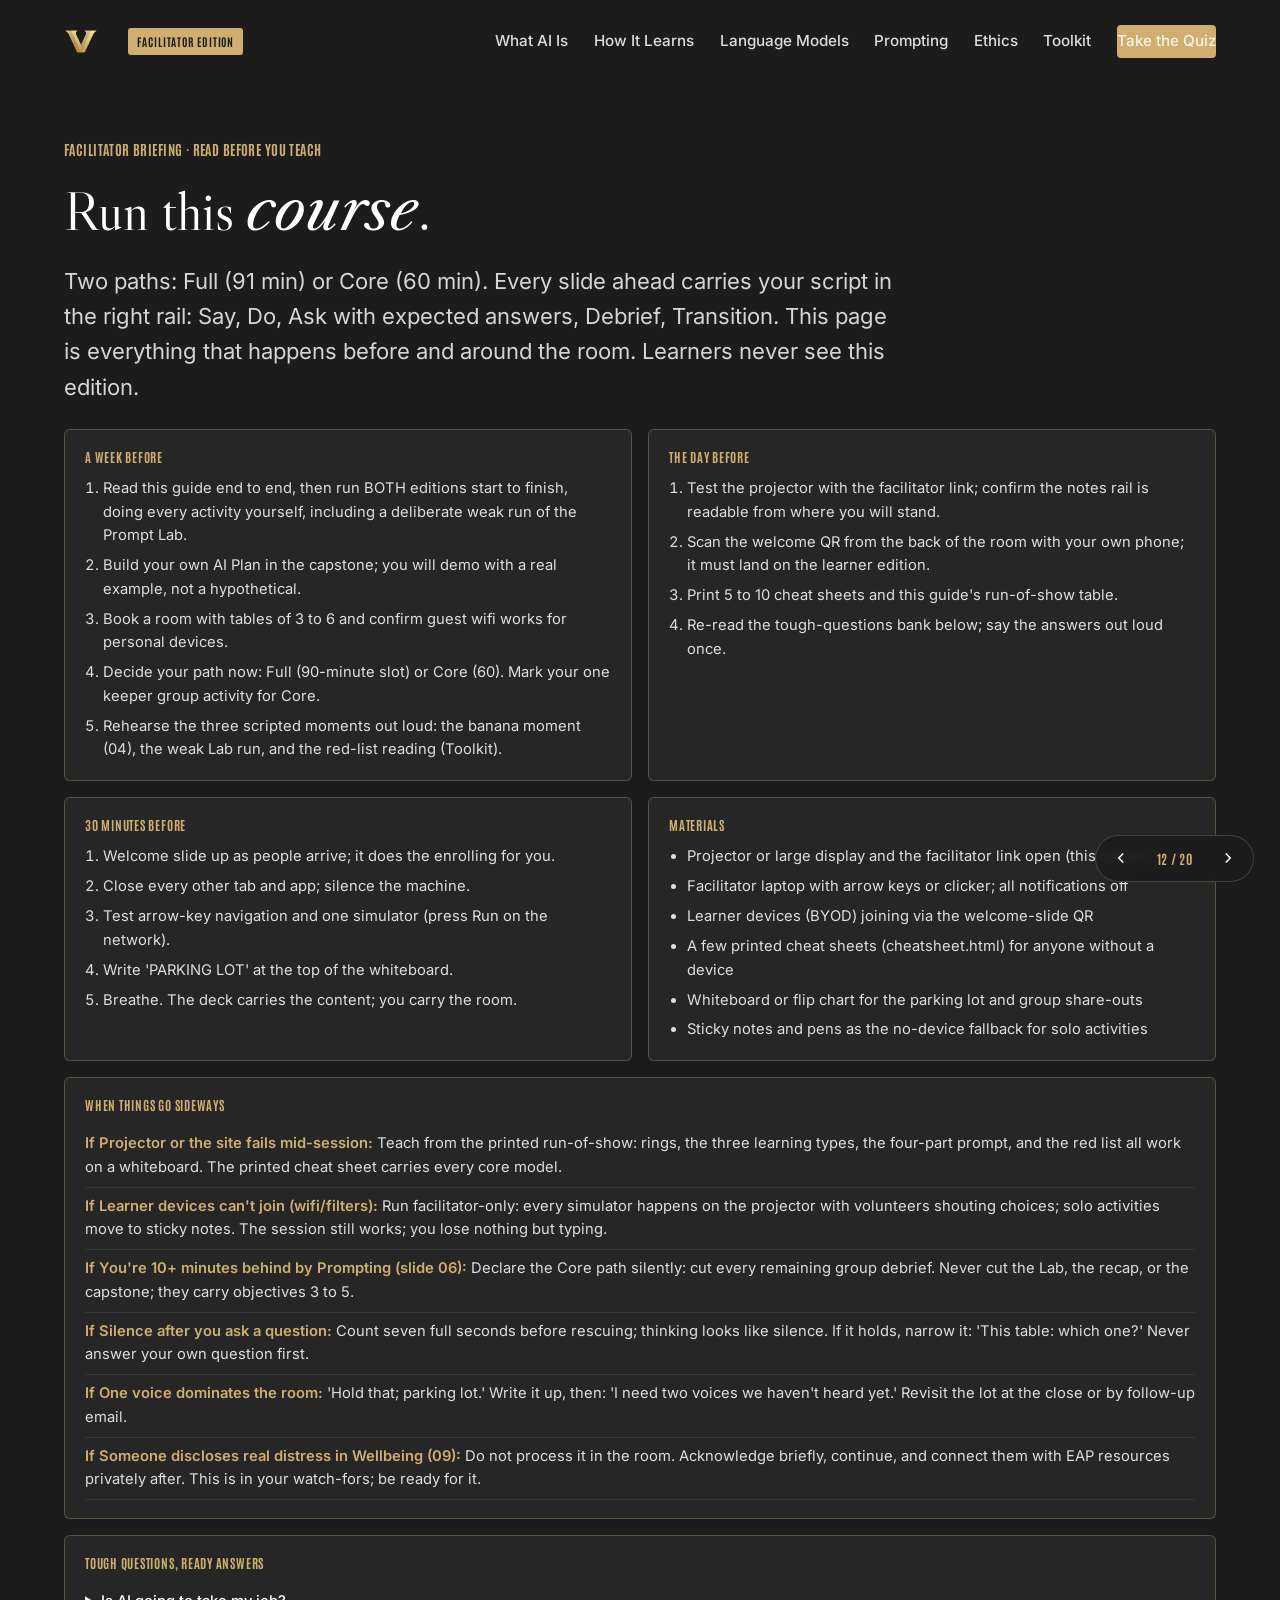
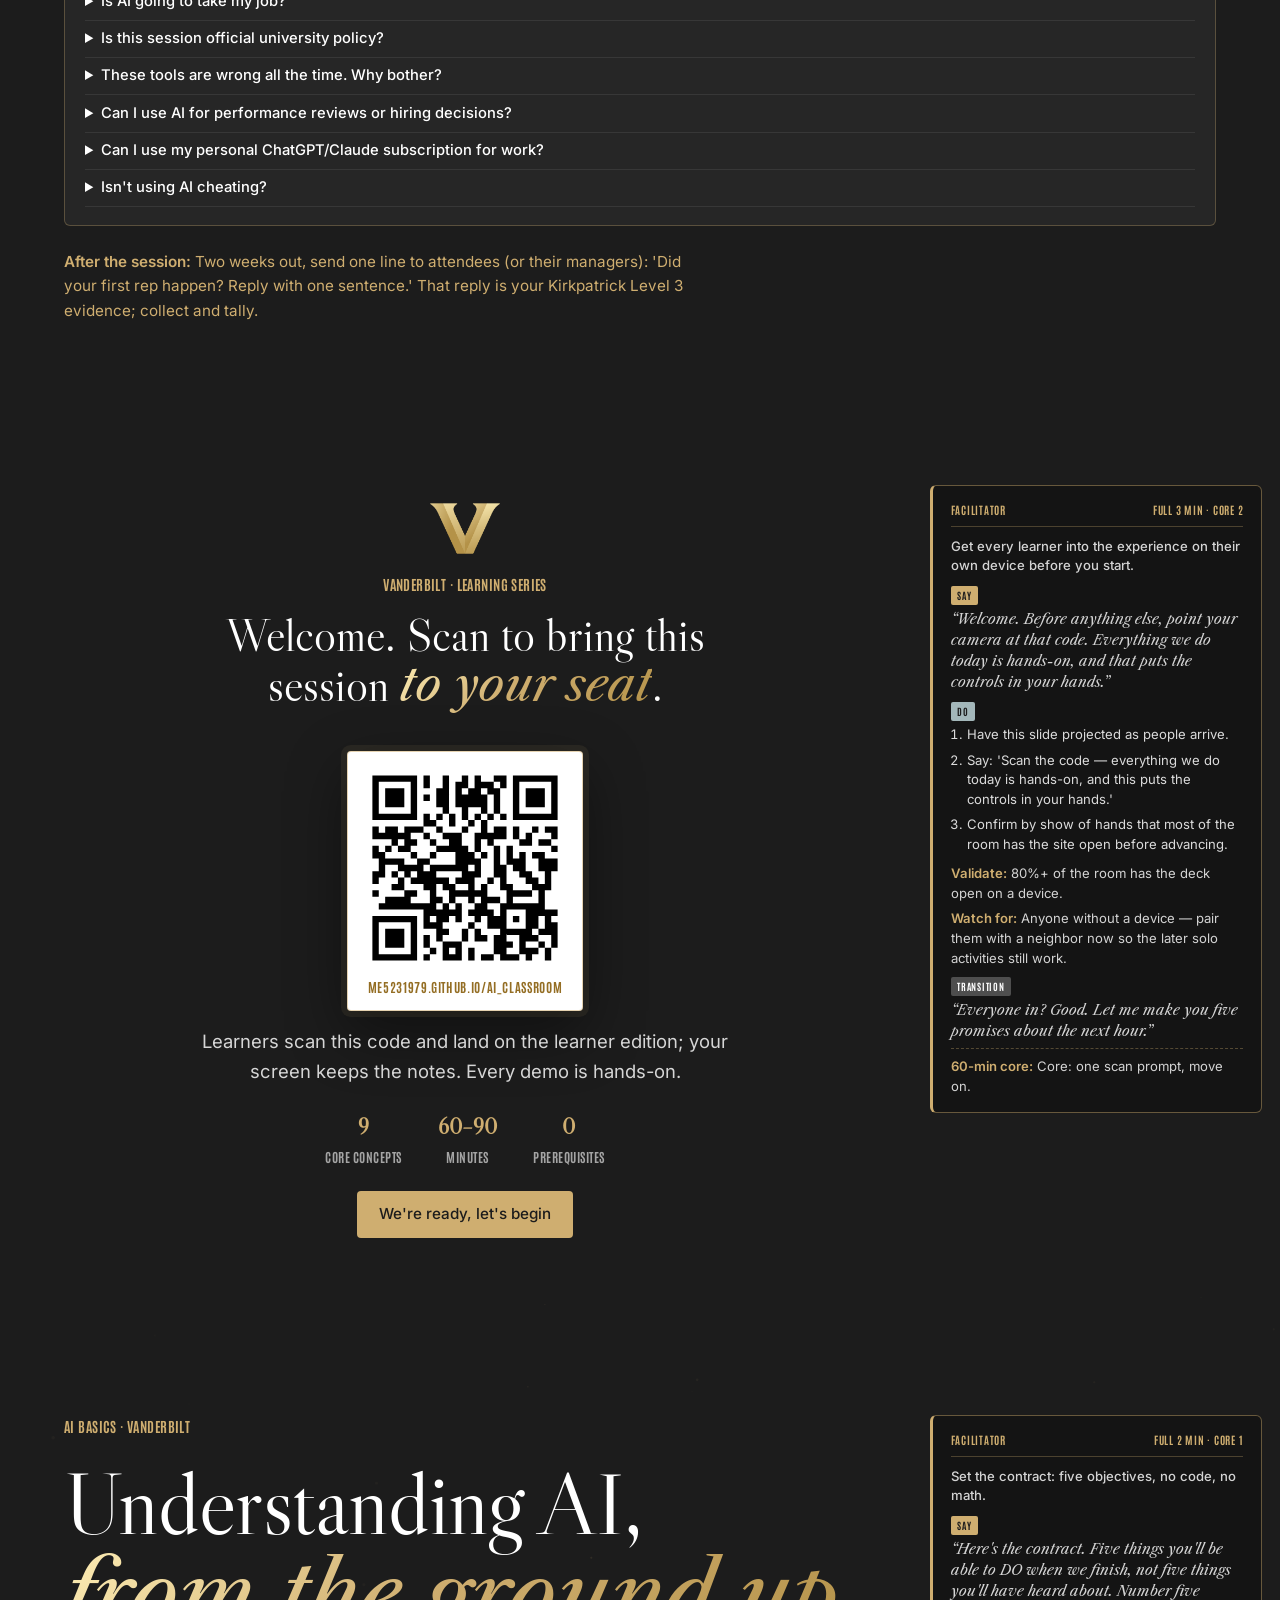
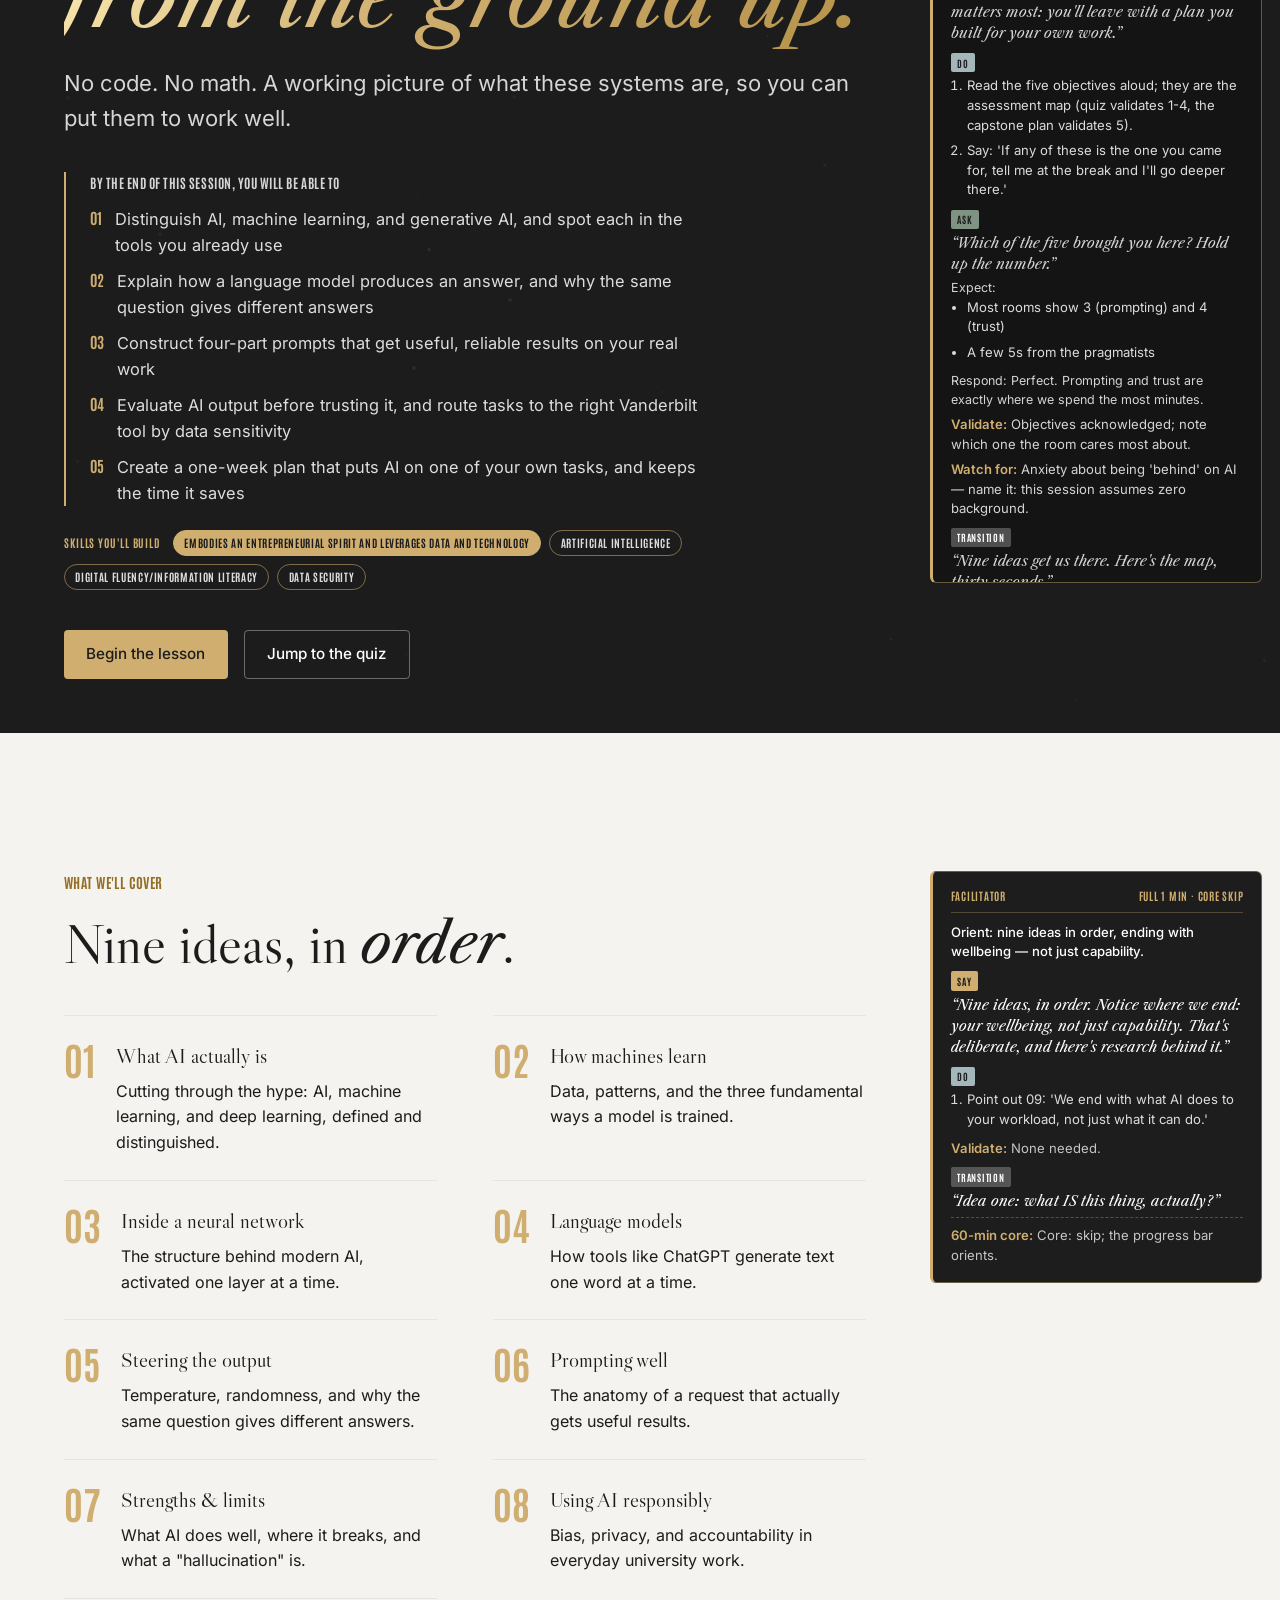
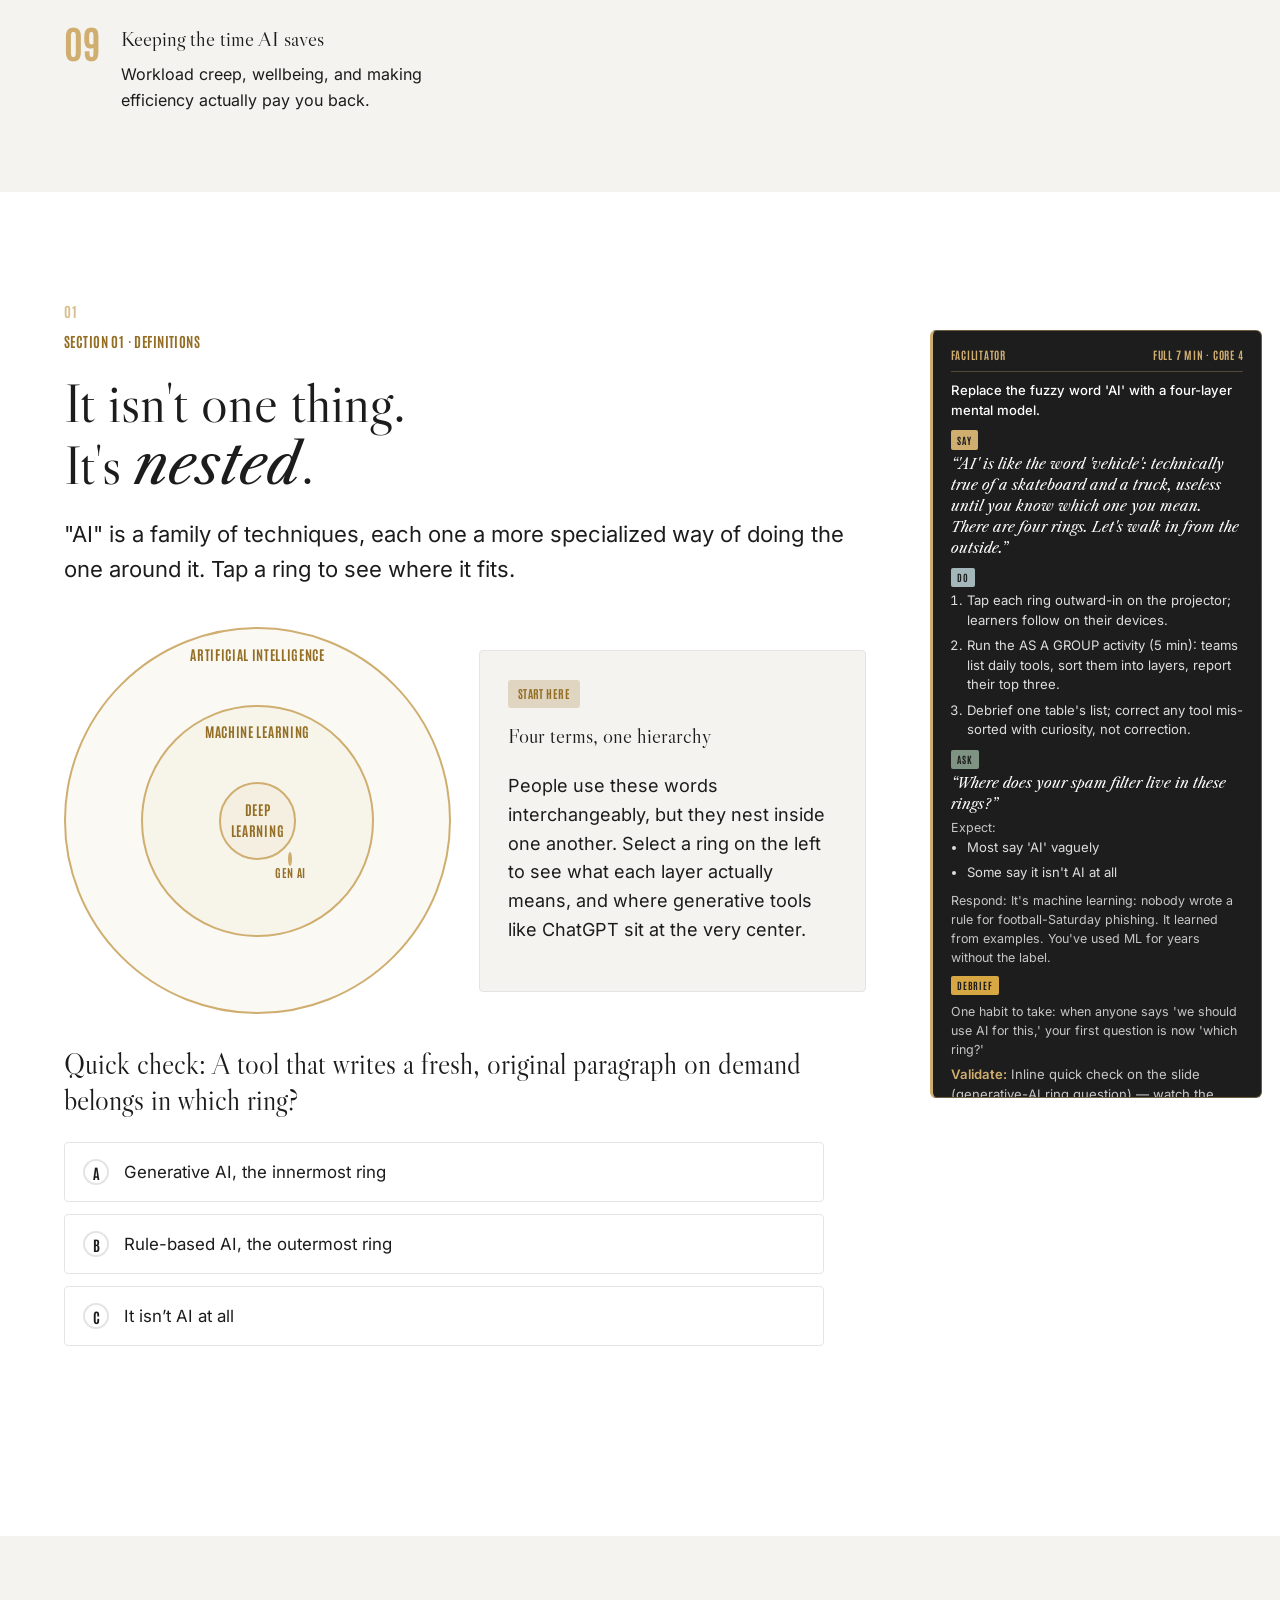
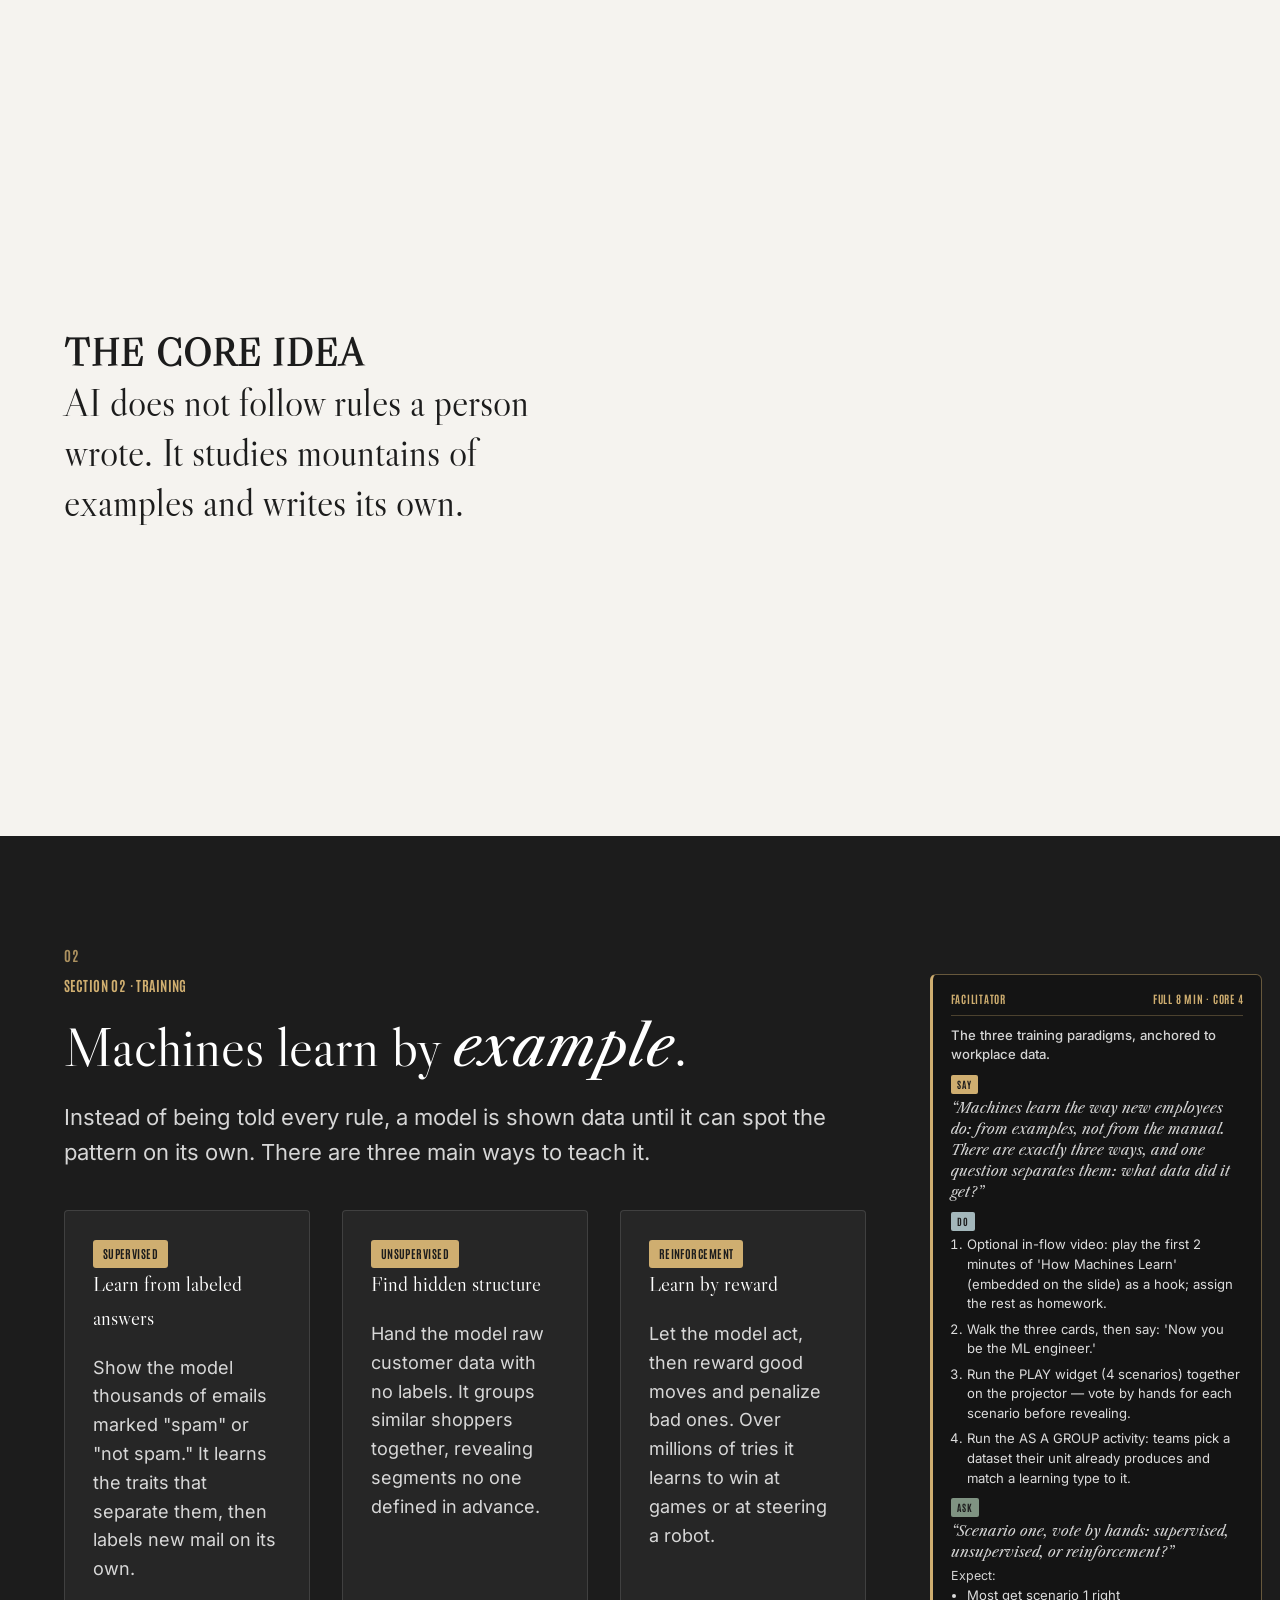
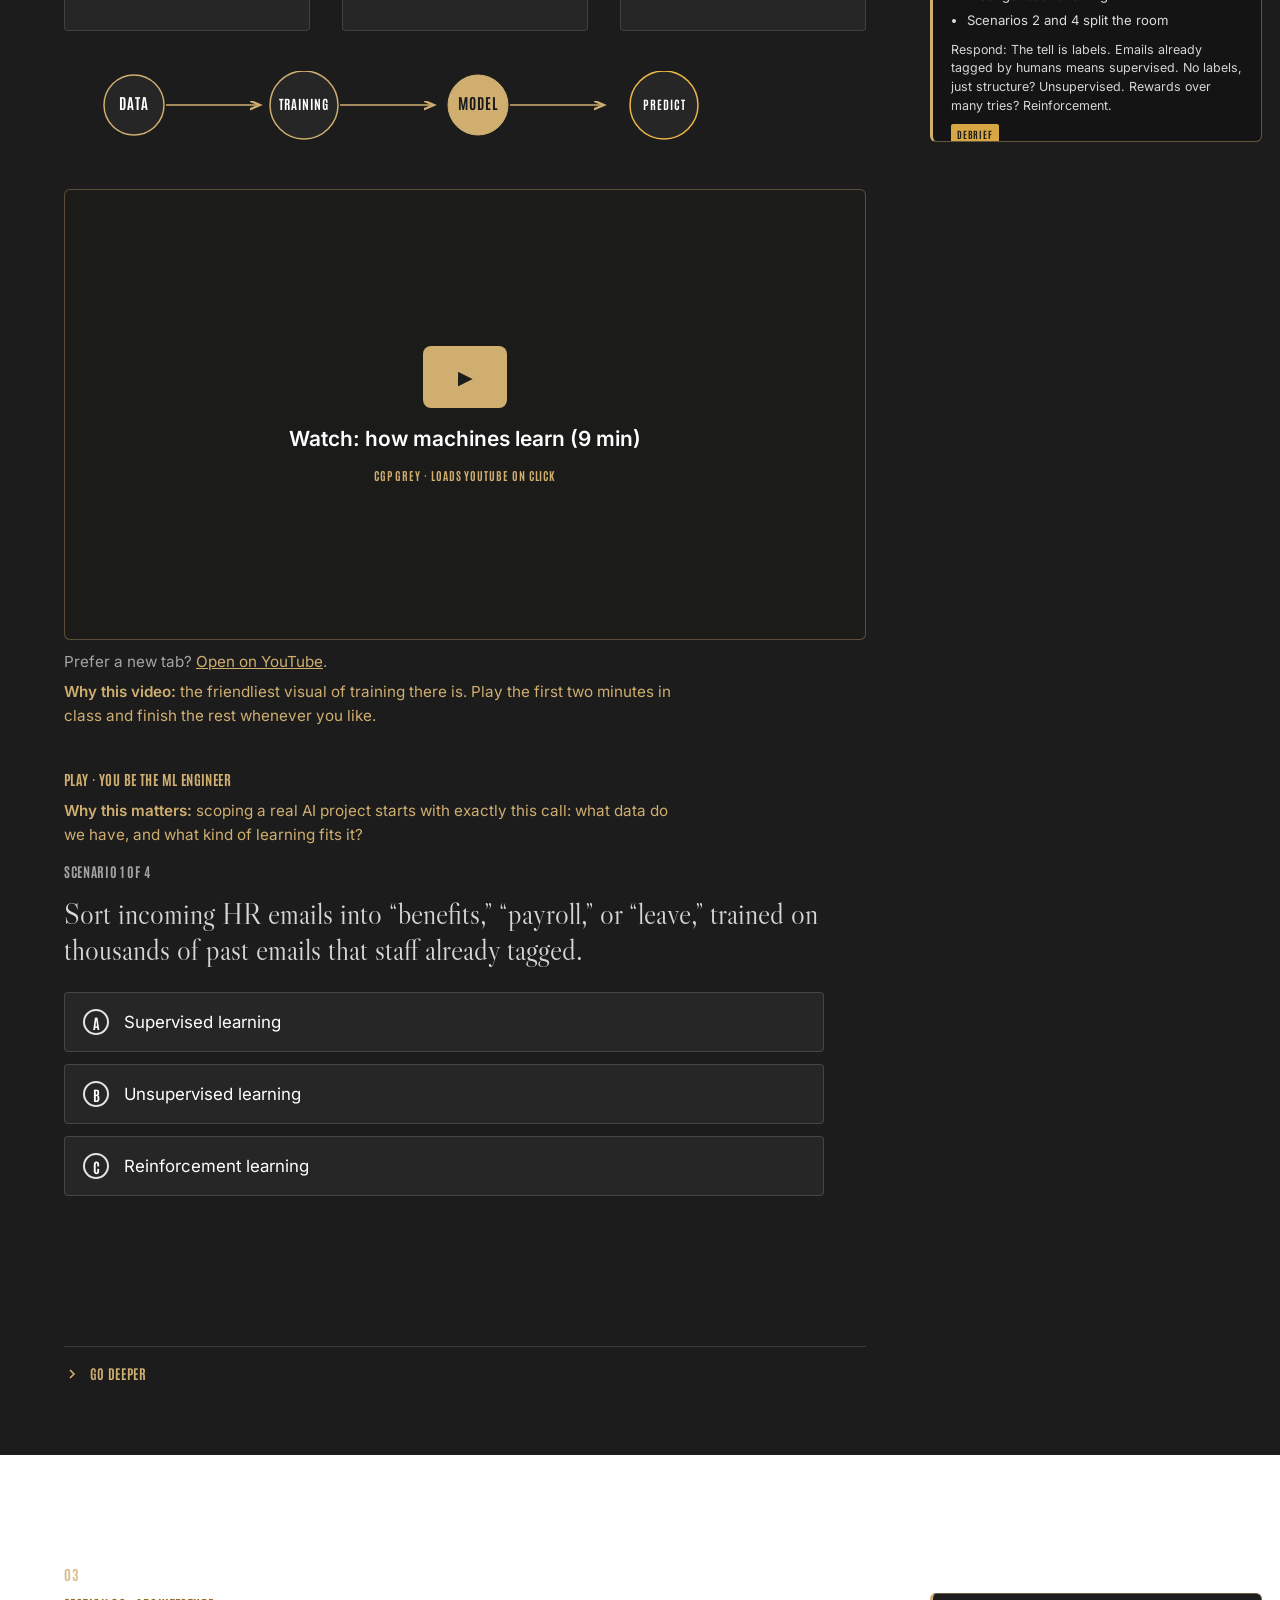
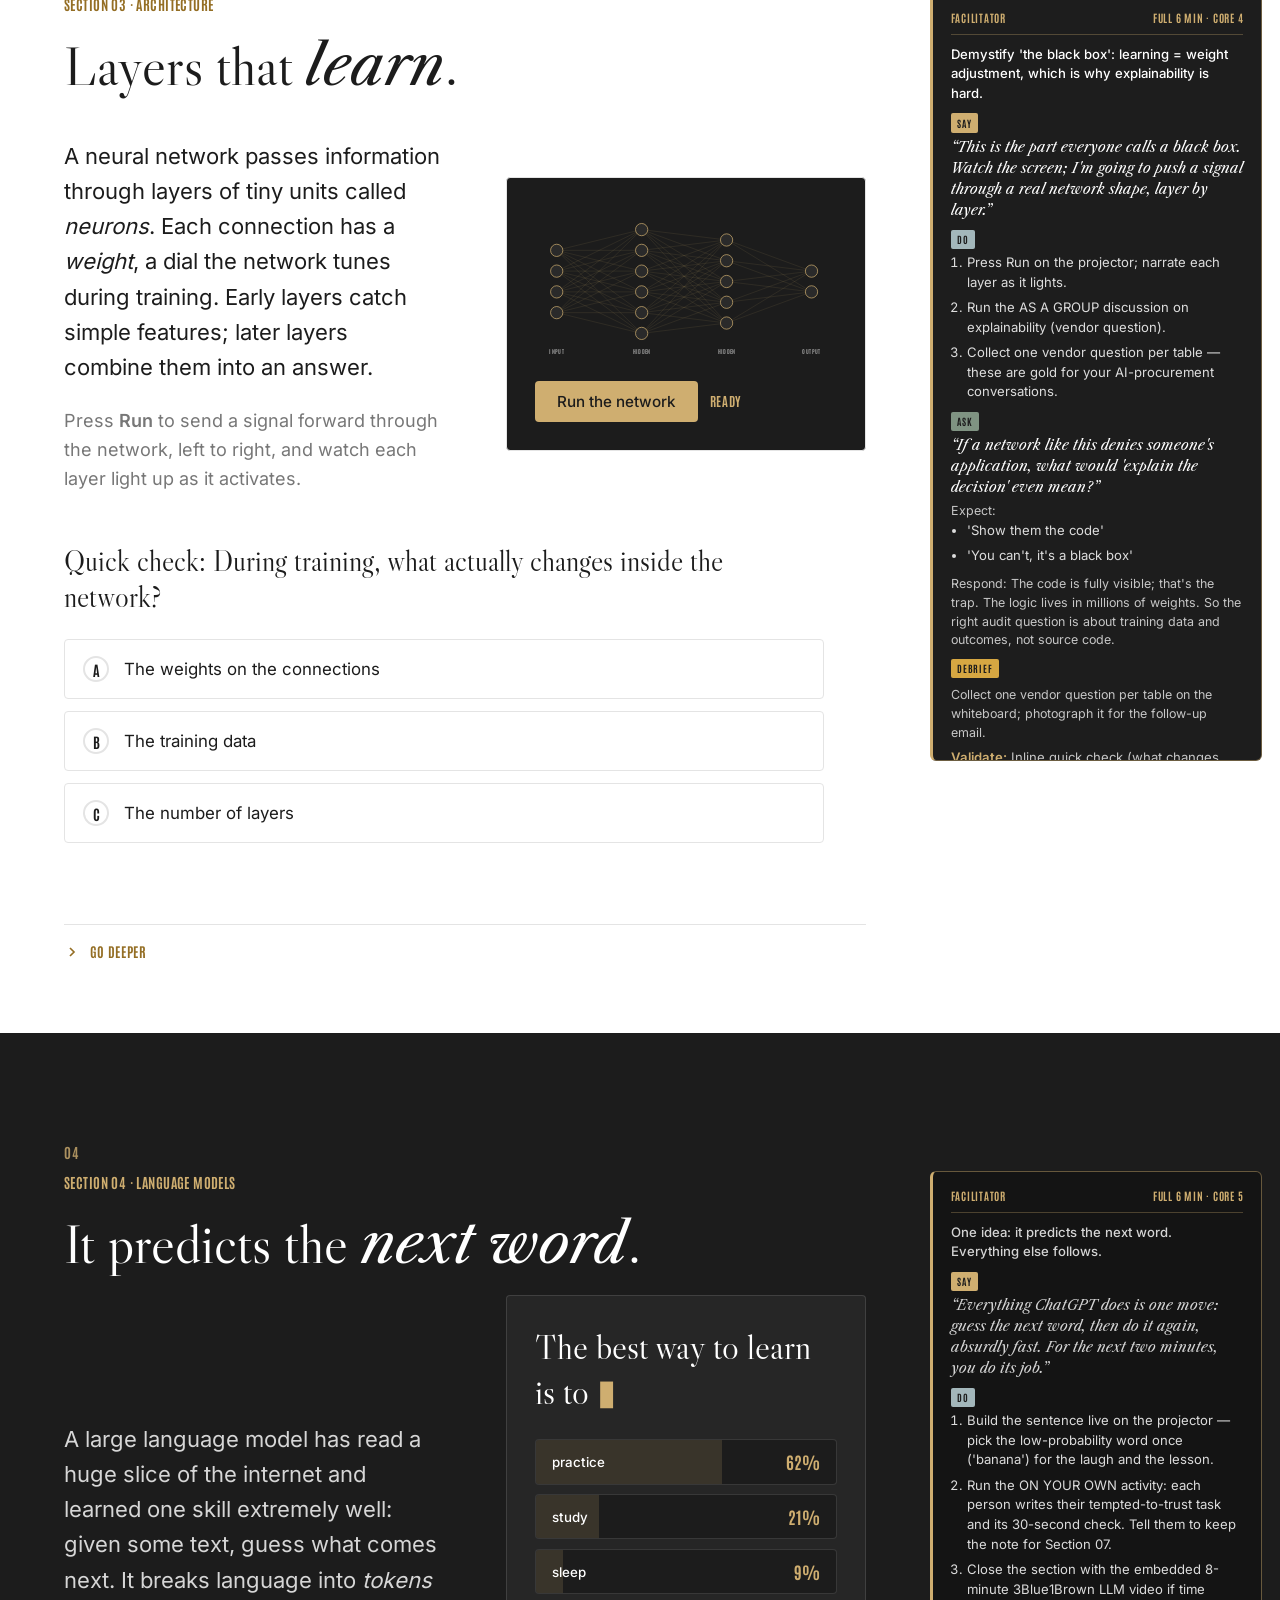
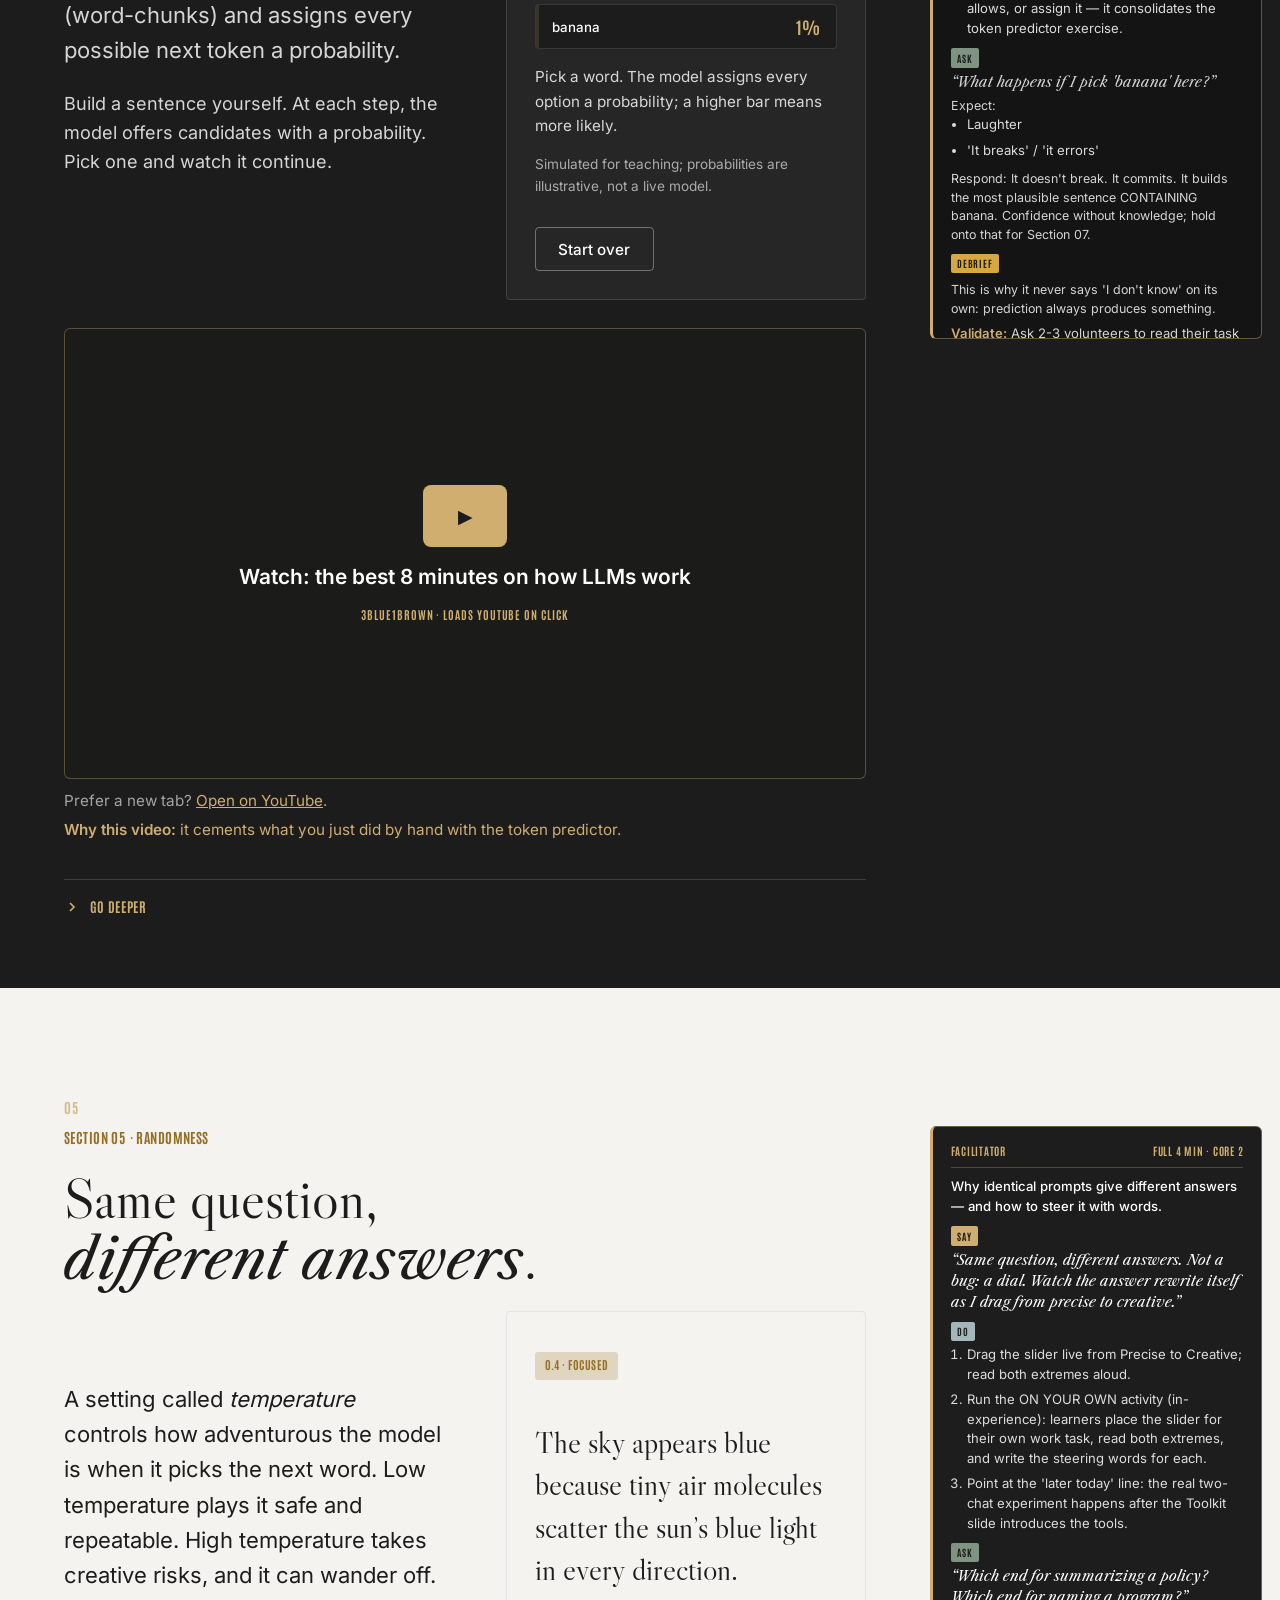
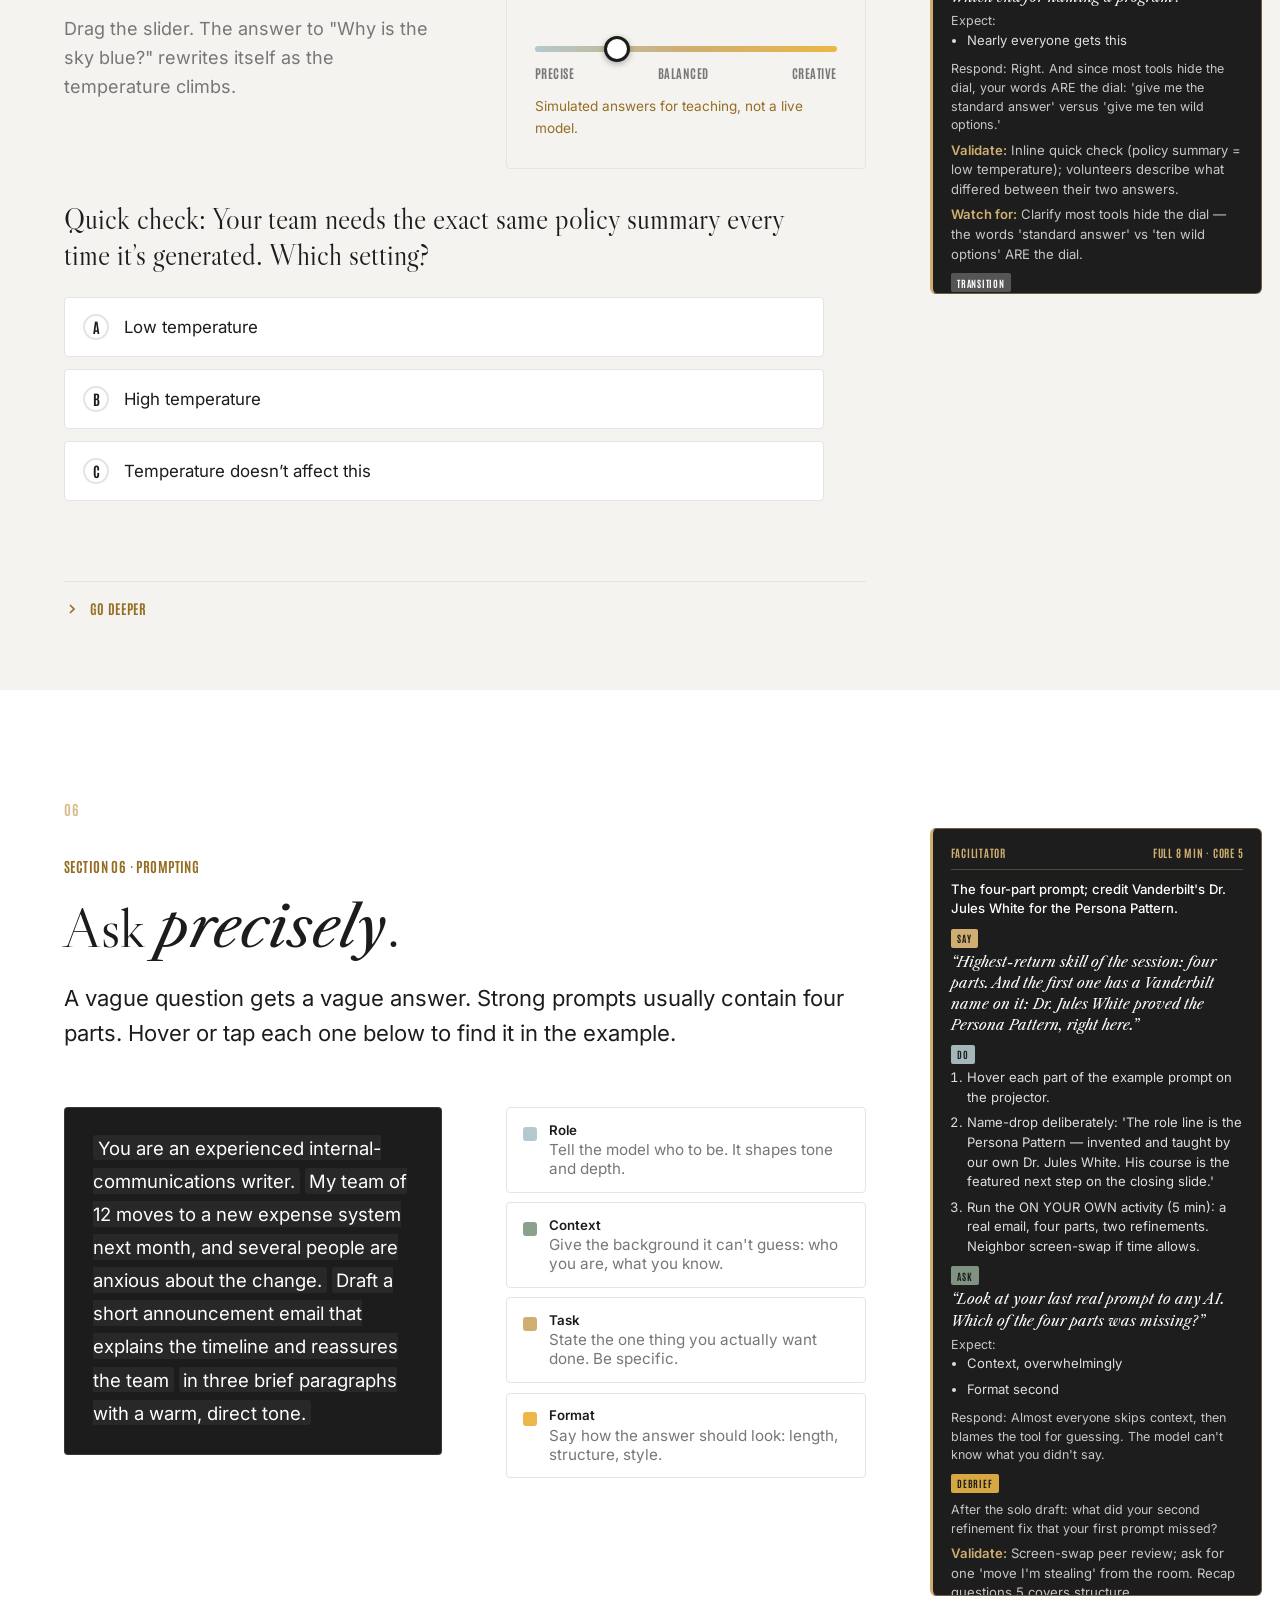
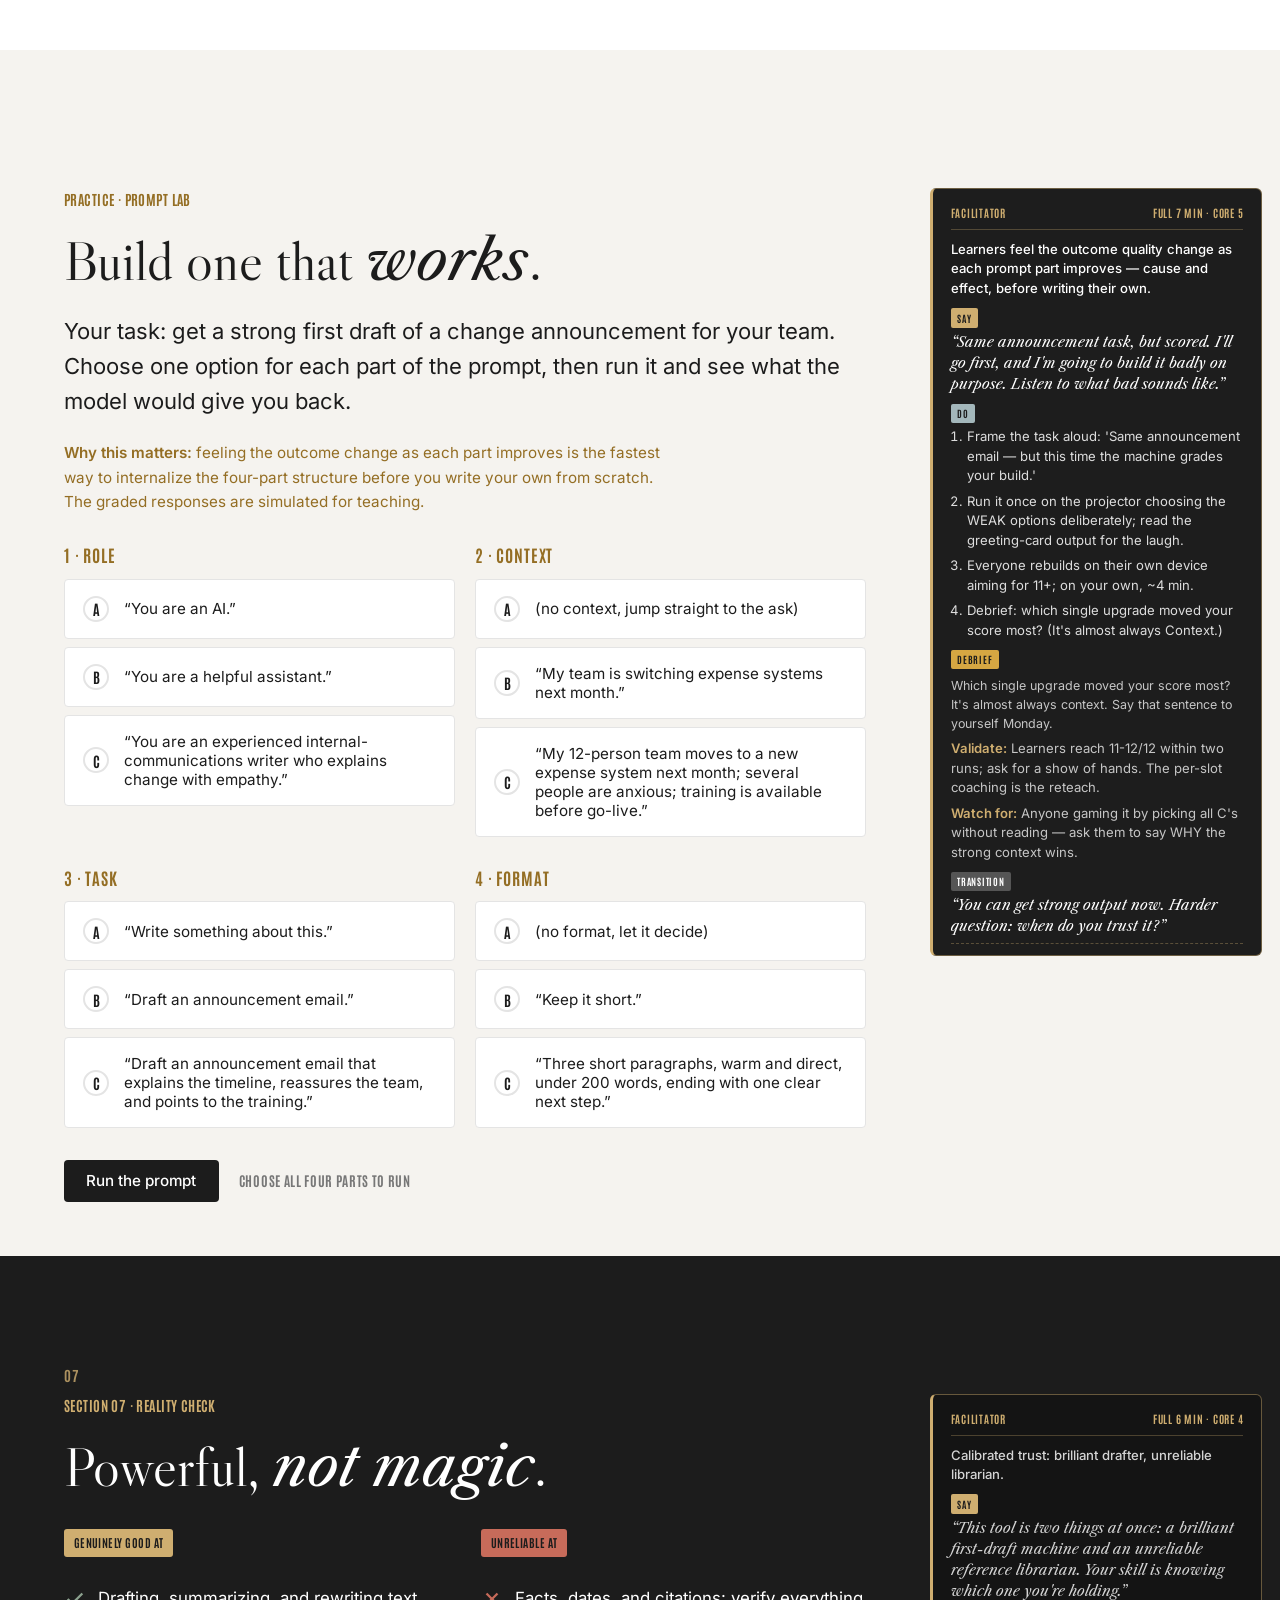
<file: facilitator/index.html>
<!DOCTYPE html>
<html lang="en">
<head>
<meta charset="UTF-8">
<meta name="robots" content="noindex">
<meta name="viewport" content="width=device-width, initial-scale=1">
<title>AI Basics — Facilitator Edition | Vanderbilt</title>
<meta name="description" content="An interactive classroom introduction to the fundamentals of artificial intelligence: what AI is, how machines learn, neural networks, language models, prompting, and responsible use.">
<meta property="og:type" content="website">
<meta property="og:title" content="AI Basics | Vanderbilt Learning Series">
<meta property="og:description" content="An interactive, hands-on introduction to AI at Vanderbilt: how it works, how to prompt it, and how to use it responsibly.">
<meta property="og:url" content="https://me5231979.github.io/AI_Classroom/">
<meta property="og:image" content="https://me5231979.github.io/AI_Classroom/assets/img/social-card.png">
<meta property="og:image:width" content="1200">
<meta property="og:image:height" content="630">
<meta name="twitter:card" content="summary_large_image">
<meta name="twitter:title" content="AI Basics | Vanderbilt Learning Series">
<meta name="twitter:image" content="https://me5231979.github.io/AI_Classroom/assets/img/social-card.png">
<link rel="icon" href="../assets/img/favicon.svg" type="image/svg+xml">
<link rel="alternate icon" href="../assets/img/favicon-96.png">
<link rel="apple-touch-icon" href="../assets/img/favicon-96.png">

<link rel="preload" href="../assets/fonts/libre-caslon-display-latin-400-normal.woff2" as="font" type="font/woff2" crossorigin>
<link rel="preload" href="../assets/fonts/inter-latin-400-normal.woff2" as="font" type="font/woff2" crossorigin>

<link rel="stylesheet" href="../assets/css/styles.css?v=8">
<style>
  /* skill pills (course-level) */
  .skills { display: flex; flex-wrap: wrap; gap: .5rem; align-items: center; margin-top: 1.5rem; }
  .skills__label { font-family: var(--font-condensed); font-weight: 700; text-transform: uppercase;
    letter-spacing: .08em; font-size: .7rem; color: var(--vu-gold-flat); margin-right: .25rem; }
  .skillpill { display: inline-block; font-family: var(--font-condensed); font-weight: 700;
    text-transform: uppercase; letter-spacing: .06em; font-size: .68rem; line-height: 1.3;
    padding: .3rem .65rem; border-radius: 999px; border: 1px solid rgba(207,174,112,.55);
    color: rgba(255,255,255,.85); }
  .skillpill--core { background: var(--vu-gold-flat); border-color: var(--vu-gold-flat); color: var(--vu-black); }
</style>

<style>
/* ============ facilitator edition ============ */
.fac__badge { font-family: var(--font-condensed); font-weight: 700; text-transform: uppercase;
  letter-spacing: .08em; font-size: .7rem; color: var(--vu-black); background: var(--vu-gold-flat);
  padding: .3rem .55rem; border-radius: 3px; margin-left: .9rem; white-space: nowrap; }
@media (min-width: 1200px) {
  body.fac .slide { display: grid; grid-template-columns: minmax(0,1fr) 350px; align-items: center; column-gap: 0; overflow: visible; }
  body.fac .slide > .wrap { grid-column: 1; }
  body.fac .slide > .hero__video, body.fac .slide > .hero__canvas, body.fac .slide > .hero__scrim { grid-column: 1 / -1; }
  body.fac .facnote { grid-column: 2; align-self: start; position: sticky; top: calc(var(--nav-h) + 16px);
    margin: 0 18px 0 0; }
  body.fac .dots { display: none; } /* rail replaces the dot rail on the right */
}
.facnote {
  background: rgba(20,20,20,.96); color: rgba(255,255,255,.85); border: 1px solid rgba(207,174,112,.45);
  border-left: 3px solid var(--vu-gold-flat); border-radius: 6px; padding: 1rem 1.1rem;
  font-size: .82rem; line-height: 1.5; max-height: calc(100vh - var(--nav-h) - 48px); overflow: auto; z-index: 5;
}
@media (max-width: 1199px) { .facnote { margin: 1.5rem var(--pad-x) 0; } }
.facnote__head { display: flex; justify-content: space-between; gap: .5rem; align-items: baseline;
  font-family: var(--font-condensed); font-weight: 700; text-transform: uppercase; letter-spacing: .07em;
  font-size: .68rem; color: var(--vu-gold-flat); border-bottom: 1px solid rgba(207,174,112,.3);
  padding-bottom: .5rem; margin-bottom: .6rem; }
.facnote__purpose { margin: 0 0 .6rem; color: #fff; font-weight: 500; }
.facnote__steps { margin: 0 0 .6rem; padding-left: 1.05rem; display: grid; gap: .35rem; }
.facnote__meta { margin: .35rem 0 0; color: rgba(255,255,255,.75); }
.facnote__meta b { color: var(--vu-gold-flat); font-weight: 600; }
.facnote__core { border-top: 1px dashed rgba(207,174,112,.35); padding-top: .5rem; }
.facnote__blk { margin: .55rem 0 0; }
.facnote__tag { display: inline-block; font-family: var(--font-condensed); font-weight: 700; text-transform: uppercase;
  letter-spacing: .08em; font-size: .6rem; padding: .15rem .4rem; border-radius: 2px; margin-bottom: .25rem; }
.t-say { background: var(--vu-gold-flat); color: var(--vu-black); }
.t-do  { background: rgba(179,201,205,.9); color: var(--vu-black); }
.t-ask { background: rgba(139,161,142,.9); color: var(--vu-black); }
.t-deb { background: rgba(236,183,72,.9); color: var(--vu-black); }
.t-tra { background: rgba(255,255,255,.25); color: #fff; }
.facnote__script { margin: 0; font-family: var(--font-serif); font-style: italic; font-size: .88rem; color: #fff; }
.facnote__mini { margin: .25rem 0 0; font-size: .78rem; color: rgba(255,255,255,.75); }
.brief__grid { display: grid; gap: 1rem; grid-template-columns: 1fr; margin-top: 1.5rem; }
@media (min-width: 980px) { .brief__grid { grid-template-columns: repeat(2, 1fr); }
  body.fac #s-briefing { grid-template-columns: 1fr !important; } }
.brief__box { background: #262626; border: 1px solid rgba(207,174,112,.3); border-radius: 6px; padding: 1.1rem 1.25rem; font-size: .92rem; }
.brief__box h3 { font-family: var(--font-condensed); font-weight: 700; text-transform: uppercase; letter-spacing: .06em;
  font-size: .8rem; color: var(--vu-gold-flat); margin-bottom: .6rem; }
.brief__box ol, .brief__box ul { margin: 0; padding-left: 1.1rem; display: grid; gap: .4rem; color: rgba(255,255,255,.85); }
.brief__wide { grid-column: 1 / -1; }
.brief__row { padding: .45rem 0; border-bottom: 1px solid rgba(255,255,255,.08); color: rgba(255,255,255,.85); }
.brief__row b { color: var(--vu-gold-flat); }
.brief__q { border-bottom: 1px solid rgba(255,255,255,.08); padding: .4rem 0; }
.brief__q summary { cursor: pointer; font-weight: 500; color: #fff; }
.brief__q p { margin: .4rem 0 .2rem; color: rgba(255,255,255,.8); font-size: .9rem; }
</style>
</head>
<body class="fac">
<a class="skip-link" href="#s-agenda">Skip to content</a>

<!-- reading progress -->
<div class="progress" aria-hidden="true"><div class="progress__bar" id="progressBar"></div></div>

<!-- ===================== NAV ===================== -->
<header class="nav" id="nav">
  <a class="nav__brand" href="#top" aria-label="Vanderbilt University, home">
    <img class="nav__lockup" src="../assets/img/vu-lockup-white.png" alt="Vanderbilt University" width="250" height="65">
    <img class="nav__vicon" src="../assets/img/vu-v-icon-nav.png" alt="Vanderbilt University" width="34" height="25">
    <span class="fac__badge">Facilitator Edition</span>
  </a>
  <button class="nav__toggle" aria-label="Toggle menu" aria-expanded="false" aria-controls="navlinks">
    <svg viewBox="0 0 24 24" fill="none" stroke="currentColor" stroke-width="2"><line x1="3" y1="6" x2="21" y2="6"/><line x1="3" y1="12" x2="21" y2="12"/><line x1="3" y1="18" x2="21" y2="18"/></svg>
  </button>
  <nav class="nav__links" id="navlinks" aria-label="Sections">
    <a href="#s-what">What AI Is</a>
    <a href="#s-learn">How It Learns</a>
    <a href="#s-llm">Language Models</a>
    <a href="#s-prompt">Prompting</a>
    <a href="#s-ethics">Ethics</a>
    <a href="#s-toolkit">Toolkit</a>
    <a class="btn" href="#s-recap">Take the Quiz</a>
  </nav>
</header>

<!-- deck dot rail + control bar -->
<div class="dots" id="dots" role="navigation" aria-label="Slide navigation"></div>
<div class="deckbar" role="group" aria-label="Presentation controls">
  <button id="deckPrev" aria-label="Previous slide"><svg viewBox="0 0 24 24" fill="none" stroke="currentColor" stroke-width="2"><polyline points="15 18 9 12 15 6"/></svg></button>
  <span class="deckbar__count" id="deckCount">1 / 19</span>
  <button id="deckNext" aria-label="Next slide"><svg viewBox="0 0 24 24" fill="none" stroke="currentColor" stroke-width="2"><polyline points="9 18 15 12 9 6"/></svg></button>
</div>

<main class="deck" id="top">

  <section class="slide on-dark" id="s-briefing" data-title="Facilitator briefing">
    <div class="wrap wrap-wide">
      <p class="eyebrow">Facilitator briefing · Read before you teach</p>
      <h2 class="h2">Run this <em>course</em>.</h2>
      <p class="lead">Two paths: Full (91 min) or Core (60 min). Every slide ahead carries your script in the right rail: Say, Do, Ask with expected answers, Debrief, Transition. This page is everything that happens before and around the room. Learners never see this edition.</p>
      <div class="brief__grid"><div class="brief__box"><h3>A week before</h3><ol><li>Read this guide end to end, then run BOTH editions start to finish, doing every activity yourself, including a deliberate weak run of the Prompt Lab.</li><li>Build your own AI Plan in the capstone; you will demo with a real example, not a hypothetical.</li><li>Book a room with tables of 3 to 6 and confirm guest wifi works for personal devices.</li><li>Decide your path now: Full (90-minute slot) or Core (60). Mark your one keeper group activity for Core.</li><li>Rehearse the three scripted moments out loud: the banana moment (04), the weak Lab run, and the red-list reading (Toolkit).</li></ol></div><div class="brief__box"><h3>The day before</h3><ol><li>Test the projector with the facilitator link; confirm the notes rail is readable from where you will stand.</li><li>Scan the welcome QR from the back of the room with your own phone; it must land on the learner edition.</li><li>Print 5 to 10 cheat sheets and this guide's run-of-show table.</li><li>Re-read the tough-questions bank below; say the answers out loud once.</li></ol></div><div class="brief__box"><h3>30 minutes before</h3><ol><li>Welcome slide up as people arrive; it does the enrolling for you.</li><li>Close every other tab and app; silence the machine.</li><li>Test arrow-key navigation and one simulator (press Run on the network).</li><li>Write 'PARKING LOT' at the top of the whiteboard.</li><li>Breathe. The deck carries the content; you carry the room.</li></ol></div>
        <div class="brief__box"><h3>Materials</h3><ul><li>Projector or large display and the facilitator link open (this edition)</li><li>Facilitator laptop with arrow keys or clicker; all notifications off</li><li>Learner devices (BYOD) joining via the welcome-slide QR</li><li>A few printed cheat sheets (cheatsheet.html) for anyone without a device</li><li>Whiteboard or flip chart for the parking lot and group share-outs</li><li>Sticky notes and pens as the no-device fallback for solo activities</li></ul></div>
        <div class="brief__box brief__wide"><h3>When things go sideways</h3><div class="brief__row"><b>If Projector or the site fails mid-session:</b> Teach from the printed run-of-show: rings, the three learning types, the four-part prompt, and the red list all work on a whiteboard. The printed cheat sheet carries every core model.</div><div class="brief__row"><b>If Learner devices can't join (wifi/filters):</b> Run facilitator-only: every simulator happens on the projector with volunteers shouting choices; solo activities move to sticky notes. The session still works; you lose nothing but typing.</div><div class="brief__row"><b>If You're 10+ minutes behind by Prompting (slide 06):</b> Declare the Core path silently: cut every remaining group debrief. Never cut the Lab, the recap, or the capstone; they carry objectives 3 to 5.</div><div class="brief__row"><b>If Silence after you ask a question:</b> Count seven full seconds before rescuing; thinking looks like silence. If it holds, narrow it: 'This table: which one?' Never answer your own question first.</div><div class="brief__row"><b>If One voice dominates the room:</b> 'Hold that; parking lot.' Write it up, then: 'I need two voices we haven't heard yet.' Revisit the lot at the close or by follow-up email.</div><div class="brief__row"><b>If Someone discloses real distress in Wellbeing (09):</b> Do not process it in the room. Acknowledge briefly, continue, and connect them with EAP resources privately after. This is in your watch-fors; be ready for it.</div></div>
        <div class="brief__box brief__wide"><h3>Tough questions, ready answers</h3><details class="brief__q"><summary>Is AI going to take my job?</summary><p>Honest answer: it changes tasks faster than it changes jobs. This session is the hedge; the person who can route, prompt, and verify becomes more valuable, not less. Vanderbilt is investing work time in you learning it, which tells you the institution's intent.</p></details><details class="brief__q"><summary>Is this session official university policy?</summary><p>No. This is training, and it points at the official sources: vanderbilt.ai and the data classification guidance. Where training and policy ever differ, policy wins.</p></details><details class="brief__q"><summary>These tools are wrong all the time. Why bother?</summary><p>They're unreliable encyclopedias and excellent first-draft machines. Section 07 is built on exactly that distinction; the verification habit is the price of the speed.</p></details><details class="brief__q"><summary>Can I use AI for performance reviews or hiring decisions?</summary><p>Personnel information is red-level data, so it stops at the data rule before we even reach judgment. Decisions about people stay with people. If you're tempted, talk to HR first.</p></details><details class="brief__q"><summary>Can I use my personal ChatGPT/Claude subscription for work?</summary><p>Green-level content only, with the disclosure norms your team sets in Section 08. Anything internal belongs in Amplify or VU-signed Copilot.</p></details><details class="brief__q"><summary>Isn't using AI cheating?</summary><p>A calculator isn't cheating at math at work. The line is accountability: you verify and own everything that ships. 'The AI wrote it' is never a defense, and that's the standard we set today.</p></details></div>
      </div>
      <p class="why" style="margin-top:1.5rem"><b>After the session:</b> Two weeks out, send one line to attendees (or their managers): 'Did your first rep happen? Reply with one sentence.' That reply is your Kirkpatrick Level 3 evidence; collect and tally.</p>
    </div>
  </section>

  <!-- ============ 0 · WELCOME / QR ============ -->
  <section class="slide on-dark welcome" id="s-welcome" data-title="Scan to join">
    <div class="wrap" style="text-align:center">
      <img src="../assets/img/vu-v-icon.png" alt="Vanderbilt V" width="72" height="66" style="margin:0 auto 1.75rem;width:clamp(56px,6vw,80px);height:auto" data-reveal>
      <p class="eyebrow" data-reveal>Vanderbilt · Learning Series</p>
      <h1 class="h2" data-reveal style="max-width:20ch;margin-inline:auto">Welcome. Scan to bring this session <em class="gold-text">to your seat</em>.</h1>
      <div class="qr-card" id="qrCard" data-reveal data-url="https://me5231979.github.io/AI_Classroom/">
        <div class="qr-card__code" id="qrBox" role="img" aria-label="QR code linking to this experience"></div>
        <p class="qr-card__url" id="qrUrl"></p>
      </div>
      <p class="lead" data-reveal style="margin:1.5rem auto 0;max-width:44ch">Learners scan this code and land on the learner edition; your screen keeps the notes. Every demo is hands-on.</p>
      <div class="hero__meta" data-reveal style="justify-content:center">
        <div><b>9</b> Core concepts</div>
        <div><b>60–90</b> Minutes</div>
        <div><b>0</b> Prerequisites</div>
      </div>
      <div class="hero__cta" data-reveal style="justify-content:center">
        <a class="btn" href="#s-hero">We're ready, let's begin</a>
      </div>
    </div>
    <aside class="facnote" aria-label="Facilitator notes"><div class="facnote__head"><span>Facilitator</span><span>Full 3 min · Core 2</span></div><p class="facnote__purpose">Get every learner into the experience on their own device before you start.</p><div class="facnote__blk"><span class="facnote__tag t-say">Say</span><p class="facnote__script">&ldquo;Welcome. Before anything else, point your camera at that code. Everything we do today is hands-on, and that puts the controls in your hands.&rdquo;</p></div><div class="facnote__blk"><span class="facnote__tag t-do">Do</span><ol class="facnote__steps"><li>Have this slide projected as people arrive.</li><li>Say: 'Scan the code — everything we do today is hands-on, and this puts the controls in your hands.'</li><li>Confirm by show of hands that most of the room has the site open before advancing.</li></ol></div><p class="facnote__meta"><b>Validate:</b> 80%+ of the room has the deck open on a device.</p><p class="facnote__meta"><b>Watch for:</b> Anyone without a device — pair them with a neighbor now so the later solo activities still work.</p><div class="facnote__blk"><span class="facnote__tag t-tra">Transition</span><p class="facnote__script">&ldquo;Everyone in? Good. Let me make you five promises about the next hour.&rdquo;</p></div><p class="facnote__meta facnote__core"><b>60-min core:</b> Core: one scan prompt, move on.</p></aside>
  </section>

  <!-- ============ 1 · HERO ============ -->
  <section class="slide on-dark hero" id="s-hero" data-title="Objectives">
    <video class="hero__video" id="heroVideo" autoplay muted playsinline preload="auto" aria-hidden="true"
      data-playlist='["https://d8j0ntlcm91z4.cloudfront.net/user_3CCurpI0FW75YAnAl4Hbz3vPdBv/hf_20260715_200652_7fda2f74-e2d3-4922-aa82-3538078520e3.mp4","https://d8j0ntlcm91z4.cloudfront.net/user_3CCurpI0FW75YAnAl4Hbz3vPdBv/hf_20260715_200704_f9a658ba-e21b-49d3-a82d-e24e4dca5641.mp4","https://d8j0ntlcm91z4.cloudfront.net/user_3CCurpI0FW75YAnAl4Hbz3vPdBv/hf_20260715_200712_13c7a9d0-fc12-4c9b-b14d-7666faaac7f5.mp4"]'></video>
    <canvas class="hero__canvas" aria-hidden="true"></canvas>
    <div class="hero__scrim" aria-hidden="true"></div>
    <div class="wrap">
      <p class="eyebrow" data-reveal>AI Basics · Vanderbilt</p>
      <h1 class="h-hero" data-reveal>Understanding AI,<br><em class="gold-text">from the ground up.</em></h1>
      <p class="lead" data-reveal style="margin-top:1.5rem">No code. No math. A working picture of what these systems are, so you can put them to work well.</p>
      <div class="objectives" data-reveal>
        <p class="objectives__label">By the end of this session, you will be able to</p>
        <ol class="objectives__list">
          <li>Distinguish AI, machine learning, and generative AI, and spot each in the tools you already use</li>
          <li>Explain how a language model produces an answer, and why the same question gives different answers</li>
          <li>Construct four-part prompts that get useful, reliable results on your real work</li>
          <li>Evaluate AI output before trusting it, and route tasks to the right Vanderbilt tool by data sensitivity</li>
          <li>Create a one-week plan that puts AI on one of your own tasks, and keeps the time it saves</li>
        </ol>
      </div>
      <div class="skills" data-reveal aria-label="Skills this course builds">
        <span class="skills__label">Skills you'll build</span>
        <span class="skillpill skillpill--core">Embodies an entrepreneurial spirit and leverages data and technology</span>
        <span class="skillpill">Artificial Intelligence</span>
        <span class="skillpill">Digital Fluency/Information Literacy</span>
        <span class="skillpill">Data Security</span>
      </div>
      <div class="hero__cta" data-reveal>
        <a class="btn" href="#s-what">Begin the lesson</a>
        <a class="btn btn--ghost" href="#s-recap">Jump to the quiz</a>
      </div>
    </div>
    <aside class="facnote" aria-label="Facilitator notes"><div class="facnote__head"><span>Facilitator</span><span>Full 2 min · Core 1</span></div><p class="facnote__purpose">Set the contract: five objectives, no code, no math.</p><div class="facnote__blk"><span class="facnote__tag t-say">Say</span><p class="facnote__script">&ldquo;Here's the contract. Five things you'll be able to DO when we finish, not five things you'll have heard about. Number five matters most: you'll leave with a plan you built for your own work.&rdquo;</p></div><div class="facnote__blk"><span class="facnote__tag t-do">Do</span><ol class="facnote__steps"><li>Read the five objectives aloud; they are the assessment map (quiz validates 1-4, the capstone plan validates 5).</li><li>Say: 'If any of these is the one you came for, tell me at the break and I'll go deeper there.'</li></ol></div><div class="facnote__blk"><span class="facnote__tag t-ask">Ask</span><p class="facnote__script">&ldquo;Which of the five brought you here? Hold up the number.&rdquo;</p><p class="facnote__mini">Expect:</p><ul class="facnote__steps"><li>Most rooms show 3 (prompting) and 4 (trust)</li><li>A few 5s from the pragmatists</li></ul><p class="facnote__mini">Respond: Perfect. Prompting and trust are exactly where we spend the most minutes.</p></div><p class="facnote__meta"><b>Validate:</b> Objectives acknowledged; note which one the room cares most about.</p><p class="facnote__meta"><b>Watch for:</b> Anxiety about being 'behind' on AI — name it: this session assumes zero background.</p><div class="facnote__blk"><span class="facnote__tag t-tra">Transition</span><p class="facnote__script">&ldquo;Nine ideas get us there. Here's the map, thirty seconds.&rdquo;</p></div><p class="facnote__meta facnote__core"><b>60-min core:</b> Core: read objectives 1, 3, 5 only.</p></aside>
  </section>

  <!-- ============ 2 · AGENDA ============ -->
  <section class="slide on-cream" id="s-agenda" data-title="The plan">
    <div class="wrap">
      <p class="eyebrow" data-reveal>What we'll cover</p>
      <h2 class="h2" data-reveal>Nine ideas, in <em>order</em>.</h2>
      <ol class="agenda">
        <li data-reveal><span class="num">01</span><div><h3>What AI actually is</h3><p>Cutting through the hype: AI, machine learning, and deep learning, defined and distinguished.</p></div></li>
        <li data-reveal><span class="num">02</span><div><h3>How machines learn</h3><p>Data, patterns, and the three fundamental ways a model is trained.</p></div></li>
        <li data-reveal><span class="num">03</span><div><h3>Inside a neural network</h3><p>The structure behind modern AI, activated one layer at a time.</p></div></li>
        <li data-reveal><span class="num">04</span><div><h3>Language models</h3><p>How tools like ChatGPT generate text one word at a time.</p></div></li>
        <li data-reveal><span class="num">05</span><div><h3>Steering the output</h3><p>Temperature, randomness, and why the same question gives different answers.</p></div></li>
        <li data-reveal><span class="num">06</span><div><h3>Prompting well</h3><p>The anatomy of a request that actually gets useful results.</p></div></li>
        <li data-reveal><span class="num">07</span><div><h3>Strengths &amp; limits</h3><p>What AI does well, where it breaks, and what a "hallucination" is.</p></div></li>
        <li data-reveal><span class="num">08</span><div><h3>Using AI responsibly</h3><p>Bias, privacy, and accountability in everyday university work.</p></div></li>
        <li data-reveal><span class="num">09</span><div><h3>Keeping the time AI saves</h3><p>Workload creep, wellbeing, and making efficiency actually pay you back.</p></div></li>
      </ol>
    </div>
    <aside class="facnote" aria-label="Facilitator notes"><div class="facnote__head"><span>Facilitator</span><span>Full 1 min · Core skip</span></div><p class="facnote__purpose">Orient: nine ideas in order, ending with wellbeing — not just capability.</p><div class="facnote__blk"><span class="facnote__tag t-say">Say</span><p class="facnote__script">&ldquo;Nine ideas, in order. Notice where we end: your wellbeing, not just capability. That's deliberate, and there's research behind it.&rdquo;</p></div><div class="facnote__blk"><span class="facnote__tag t-do">Do</span><ol class="facnote__steps"><li>Point out 09: 'We end with what AI does to your workload, not just what it can do.'</li></ol></div><p class="facnote__meta"><b>Validate:</b> None needed.</p><div class="facnote__blk"><span class="facnote__tag t-tra">Transition</span><p class="facnote__script">&ldquo;Idea one: what IS this thing, actually?&rdquo;</p></div><p class="facnote__meta facnote__core"><b>60-min core:</b> Core: skip; the progress bar orients.</p></aside>
  </section>

  <!-- ============ 3 · WHAT IS AI (rings) ============ -->
  <section class="slide on-light" id="s-what" data-count data-title="What AI is">
    <div class="wrap">
      <p class="eyebrow" data-reveal>Section 01 · Definitions</p>
      <h2 class="h2" data-reveal>It isn't one thing.<br>It's <em>nested</em>.</h2>
      <p class="lead" data-reveal style="margin-bottom:2.5rem">"AI" is a family of techniques, each one a more specialized way of doing the one around it. Tap a ring to see where it fits.</p>
      <div class="venn">
        <div class="rings" data-reveal role="group" aria-label="AI concept rings. Select one.">
          <div class="ring" data-ring="ai" aria-pressed="false">Artificial Intelligence</div>
          <div class="ring" data-ring="ml" aria-pressed="false">Machine Learning</div>
          <div class="ring" data-ring="dl" aria-pressed="false">Deep Learning</div>
          <div class="ring" data-ring="gen" aria-pressed="false">Gen&nbsp;AI</div>
        </div>
        <div class="venn__detail card" id="ringDetail" data-reveal aria-live="polite">
          <span class="tag">Start here</span>
          <h3>Four terms, one hierarchy</h3>
          <p>People use these words interchangeably, but they nest inside one another. Select a ring on the left to see what each layer actually means, and where generative tools like ChatGPT sit at the very center.</p>
        </div>
      </div>

      
      <div class="quiz" data-quiz data-reveal style="margin-top:2rem">
        <p class="quiz__q">Quick check: A tool that writes a fresh, original paragraph on demand belongs in which ring?</p>
        <div class="quiz__options">
          <button class="opt" data-correct="1" data-why="Creating new content is the generative layer, which runs on deep learning, inside ML, inside AI."><span class="mark">A</span><span>Generative AI, the innermost ring</span></button>
          <button class="opt" data-correct="0" data-why="Rules can only replay what a person wrote. Producing new text requires the generative core."><span class="mark">B</span><span>Rule-based AI, the outermost ring</span></button>
          <button class="opt" data-correct="0" data-why="Generating original language is the signature capability of modern generative AI."><span class="mark">C</span><span>It isn’t AI at all</span></button>
        </div>
        <p class="quiz__feedback" aria-live="polite"></p>
      </div>
      <details class="deeper" data-reveal>
        <summary><svg class="chev" viewBox="0 0 24 24" fill="none" stroke="currentColor" stroke-width="2.5" aria-hidden="true"><polyline points="9 18 15 12 9 6"/></svg> Go deeper</summary>
        <div class="deeper__body">
          <div><h4>In practice</h4><p>Rule-based AI runs your out-of-office replies and expense-flag thresholds. Machine learning ranks your inbox, filters spam, and forecasts demand. Deep learning transcribes your meetings and unlocks your phone. Generative AI drafts your emails. You already manage with AI every day. The new part is that it now <em>writes</em>.</p></div>
          <div class="deeper__ask"><h4><span class="mode">As a group</span> · 4 min</h4>
          <p class="why"><b>Why this matters:</b> Managers who can name where AI already sits in their stack make sharper tool and risk decisions.</p>
          <ol class="steps">
            <li>Call out tools your team touches every day, and have someone capture the list.</li>
            <li>Sort each one: rule-based, machine learning, or generative AI.</li>
            <li>Agree on your team’s three most AI-dependent tools and share with the room.</li>
          </ol>
          <p class="why" style="margin-top:.6rem"><b>Flying solo?</b> Sort your own five most-used tools into the rings, then take the quick check below.</p></div>
        </div>
      </details>
    </div>
    <aside class="facnote" aria-label="Facilitator notes"><div class="facnote__head"><span>Facilitator</span><span>Full 7 min · Core 4</span></div><p class="facnote__purpose">Replace the fuzzy word 'AI' with a four-layer mental model.</p><div class="facnote__blk"><span class="facnote__tag t-say">Say</span><p class="facnote__script">&ldquo;'AI' is like the word 'vehicle': technically true of a skateboard and a truck, useless until you know which one you mean. There are four rings. Let's walk in from the outside.&rdquo;</p></div><div class="facnote__blk"><span class="facnote__tag t-do">Do</span><ol class="facnote__steps"><li>Tap each ring outward-in on the projector; learners follow on their devices.</li><li>Run the AS A GROUP activity (5 min): teams list daily tools, sort them into layers, report their top three.</li><li>Debrief one table's list; correct any tool mis-sorted with curiosity, not correction.</li></ol></div><div class="facnote__blk"><span class="facnote__tag t-ask">Ask</span><p class="facnote__script">&ldquo;Where does your spam filter live in these rings?&rdquo;</p><p class="facnote__mini">Expect:</p><ul class="facnote__steps"><li>Most say 'AI' vaguely</li><li>Some say it isn't AI at all</li></ul><p class="facnote__mini">Respond: It's machine learning: nobody wrote a rule for football-Saturday phishing. It learned from examples. You've used ML for years without the label.</p></div><div class="facnote__blk"><span class="facnote__tag t-deb">Debrief</span><p class="facnote__mini">One habit to take: when anyone says 'we should use AI for this,' your first question is now 'which ring?'</p></div><p class="facnote__meta"><b>Validate:</b> Inline quick check on the slide (generative-AI ring question) — watch the room's first-click accuracy; re-teach if wrong answers dominate.</p><p class="facnote__meta"><b>Watch for:</b> People equating AI with only ChatGPT — the rings exist to break exactly that.</p><div class="facnote__blk"><span class="facnote__tag t-tra">Transition</span><p class="facnote__script">&ldquo;Machine learning is the engine of the modern rings. So how does a machine actually learn anything?&rdquo;</p></div><p class="facnote__meta facnote__core"><b>60-min core:</b> Core: rings + check; skip the group sort.</p></aside>
  </section>

  <!-- ============ 4 · MANIFESTO ============ -->
  <section class="slide on-cream manifesto" id="s-belief" data-title="One idea">
    <div class="wrap">
      <p class="eyebrow" data-reveal>The core idea</p>
      <p>AI does not follow rules a person wrote. It studies mountains of examples and writes its own.</p>
    </div>
  </section>

  <!-- ============ 5 · HOW MACHINES LEARN ============ -->
  <section class="slide on-dark" id="s-learn" data-count data-title="How it learns">
    <div class="wrap">
      <p class="eyebrow" data-reveal>Section 02 · Training</p>
      <h2 class="h2" data-reveal>Machines learn by <em>example</em>.</h2>
      <p class="lead" data-reveal>Instead of being told every rule, a model is shown data until it can spot the pattern on its own. There are three main ways to teach it.</p>

      <div class="grid grid-3" style="margin-top:2.5rem">
        <div class="card" data-reveal>
          <span class="tag">Supervised</span>
          <h3>Learn from labeled answers</h3>
          <p class="muted">Show the model thousands of emails marked "spam" or "not spam." It learns the traits that separate them, then labels new mail on its own.</p>
        </div>
        <div class="card" data-reveal>
          <span class="tag">Unsupervised</span>
          <h3>Find hidden structure</h3>
          <p class="muted">Hand the model raw customer data with no labels. It groups similar shoppers together, revealing segments no one defined in advance.</p>
        </div>
        <div class="card" data-reveal>
          <span class="tag">Reinforcement</span>
          <h3>Learn by reward</h3>
          <p class="muted">Let the model act, then reward good moves and penalize bad ones. Over millions of tries it learns to win at games or at steering a robot.</p>
        </div>
      </div>

      <div class="flow" data-reveal style="margin-top:2.5rem">
        <svg viewBox="0 0 720 90" role="img" aria-label="Pipeline: Data leads to Training leads to Model leads to Prediction" style="max-width:720px;width:100%;height:auto">
          <defs><marker id="arw" markerWidth="10" markerHeight="10" refX="7" refY="3" orient="auto"><path d="M0,0 L7,3 L0,6" fill="none" stroke="#CFAE70" stroke-width="1.5"/></marker></defs>
          <g font-family="Antonio, Impact, sans-serif" font-size="15" fill="#fff" text-anchor="middle" letter-spacing="1">
            <circle cx="70" cy="34" r="30" fill="#262626" stroke="#CFAE70" stroke-width="1.5"/><text x="70" y="39">DATA</text>
            <line x1="102" y1="34" x2="196" y2="34" stroke="#CFAE70" stroke-width="1.5" marker-end="url(#arw)"/>
            <circle cx="240" cy="34" r="34" fill="#262626" stroke="#CFAE70" stroke-width="1.5"/><text x="240" y="39" font-size="13">TRAINING</text>
            <line x1="276" y1="34" x2="370" y2="34" stroke="#CFAE70" stroke-width="1.5" marker-end="url(#arw)"/>
            <circle cx="414" cy="34" r="30" fill="#CFAE70" stroke="#CFAE70"/><text x="414" y="39" fill="#1C1C1C">MODEL</text>
            <line x1="446" y1="34" x2="540" y2="34" stroke="#CFAE70" stroke-width="1.5" marker-end="url(#arw)"/>
            <circle cx="600" cy="34" r="34" fill="#262626" stroke="#ECB748" stroke-width="1.5"/><text x="600" y="39" font-size="12">PREDICT</text>
          </g>
        </svg>
      </div>


      <div class="yt" data-reveal data-embed="https://www.youtube-nocookie.com/embed/R9OHn5ZF4Uo" data-yttitle="How Machines Learn (CGP Grey)">
        <button class="yt__load" type="button">
          <span class="yt__play" aria-hidden="true">▶</span>
          <span class="yt__title">Watch: how machines learn (9 min)</span>
          <span class="yt__src">CGP Grey · Loads YouTube on click</span>
        </button>
        <p class="yt__alt">Prefer a new tab? <a href="https://www.youtube.com/watch?v=R9OHn5ZF4Uo" target="_blank" rel="noopener">Open on YouTube</a>.</p>
        <p class="why" style="margin:.35rem 0 0"><b>Why this video:</b> the friendliest visual of training there is. Play the first two minutes in class and finish the rest whenever you like.</p>
      </div>
      <div class="quiz" id="mlTrainer" data-reveal style="margin-top:2.5rem">
        <p class="eyebrow" style="margin-bottom:.5rem">Play · You be the ML engineer</p>
        <p class="why" style="margin-top:0"><b>Why this matters:</b> scoping a real AI project starts with exactly this call: what data do we have, and what kind of learning fits it?</p>
        <p class="quiz__progress" id="trainProgress"></p>
        <p class="quiz__q" id="trainQ" style="margin-top:.4rem"></p>
        <div class="quiz__options" id="trainOptions" role="group" aria-label="Learning type choices"></div>
        <p class="quiz__feedback" id="trainFeedback" aria-live="polite"></p>
        <div class="quiz__nav">
          <button class="btn" id="trainNext" style="visibility:hidden">Next scenario</button>
        </div>
        <div id="trainResult" hidden aria-live="polite"></div>
      </div>

      <details class="deeper" data-reveal>
        <summary><svg class="chev" viewBox="0 0 24 24" fill="none" stroke="currentColor" stroke-width="2.5" aria-hidden="true"><polyline points="9 18 15 12 9 6"/></svg> Go deeper</summary>
        <div class="deeper__body">
          <div><h4>In practice</h4><ul><li><b>Supervised, at work:</b> a ticket router trained on last year’s categorized help requests.</li><li><b>Unsupervised, at work:</b> clustering open-ended survey comments into themes nobody predefined.</li><li><b>Reinforcement, at work:</b> a scheduling assistant that improves as invites get accepted or declined.</li></ul></div>
          <div class="deeper__ask"><h4><span class="mode">As a group</span> · 4 min</h4>
          <p class="why"><b>Why this matters:</b> Matching your data to a learning type is the first question in any AI project-scoping conversation.</p>
          <ol class="steps">
            <li>Pick one dataset your unit already produces as a byproduct of normal work (tickets, requests, survey comments).</li>
            <li>Decide together which of the three learning types could use it, and what it would predict.</li>
            <li>Name one thing that goes wrong if the historical examples are biased or mislabeled.</li>
          </ol>
          <p class="why" style="margin-top:.6rem"><b>Flying solo?</b> Pick one dataset your own work produces and decide which learning type fits it.</p></div>
        </div>
      </details>
    </div>
    <aside class="facnote" aria-label="Facilitator notes"><div class="facnote__head"><span>Facilitator</span><span>Full 8 min · Core 4</span></div><p class="facnote__purpose">The three training paradigms, anchored to workplace data.</p><div class="facnote__blk"><span class="facnote__tag t-say">Say</span><p class="facnote__script">&ldquo;Machines learn the way new employees do: from examples, not from the manual. There are exactly three ways, and one question separates them: what data did it get?&rdquo;</p></div><div class="facnote__blk"><span class="facnote__tag t-do">Do</span><ol class="facnote__steps"><li>Optional in-flow video: play the first 2 minutes of 'How Machines Learn' (embedded on the slide) as a hook; assign the rest as homework.</li><li>Walk the three cards, then say: 'Now you be the ML engineer.'</li><li>Run the PLAY widget (4 scenarios) together on the projector — vote by hands for each scenario before revealing.</li><li>Run the AS A GROUP activity: teams pick a dataset their unit already produces and match a learning type to it.</li></ol></div><div class="facnote__blk"><span class="facnote__tag t-ask">Ask</span><p class="facnote__script">&ldquo;Scenario one, vote by hands: supervised, unsupervised, or reinforcement?&rdquo;</p><p class="facnote__mini">Expect:</p><ul class="facnote__steps"><li>Most get scenario 1 right</li><li>Scenarios 2 and 4 split the room</li></ul><p class="facnote__mini">Respond: The tell is labels. Emails already tagged by humans means supervised. No labels, just structure? Unsupervised. Rewards over many tries? Reinforcement.</p></div><div class="facnote__blk"><span class="facnote__tag t-deb">Debrief</span><p class="facnote__mini">Next vendor meeting, you now ask: learned from what examples, labeled by whom, and what happens when the labels were biased?</p></div><p class="facnote__meta"><b>Validate:</b> ML trainer score visible per learner (3/4+ = got it); group share-out names a plausible dataset + type pairing.</p><p class="facnote__meta"><b>Watch for:</b> The supervised/unsupervised distinction is the common stumble — the tell is 'were there labels?'</p><div class="facnote__blk"><span class="facnote__tag t-tra">Transition</span><p class="facnote__script">&ldquo;All three run on the same machinery underneath. Ninety seconds from now the black box won't be black. Let's open it.&rdquo;</p></div><p class="facnote__meta facnote__core"><b>60-min core:</b> Core: trainer with hand-votes; assign video and group match as follow-ups.</p></aside>
  </section>

  <!-- ============ 6 · NEURAL NETWORKS ============ -->
  <section class="slide on-light" id="s-nn" data-count data-title="Neural networks">
    <div class="wrap">
      <p class="eyebrow" data-reveal>Section 03 · Architecture</p>
      <h2 class="h2" data-reveal>Layers that <em>learn</em>.</h2>
      <div class="split">
        <div data-reveal>
          <p class="lead">A neural network passes information through layers of tiny units called <em>neurons</em>. Each connection has a <em>weight</em>, a dial the network tunes during training. Early layers catch simple features; later layers combine them into an answer.</p>
          <p class="measure muted" style="margin-top:1rem">Press <b>Run</b> to send a signal forward through the network, left to right, and watch each layer light up as it activates.</p>
        </div>
        <div class="nn on-dark card" id="nn" data-reveal style="background:#1c1c1c">
          <svg role="img" aria-label="A four-layer neural network diagram"></svg>
          <div class="nn__controls">
            <button class="btn" id="nnRun">Run the network</button>
            <span class="nn__status" id="nnStatus" aria-live="polite">Ready</span>
          </div>
        </div>
      </div>

      
      <div class="quiz" data-quiz data-reveal style="margin-top:2rem">
        <p class="quiz__q">Quick check: During training, what actually changes inside the network?</p>
        <div class="quiz__options">
          <button class="opt" data-correct="1" data-why="Learning is millions of small adjustments to connection weights until predictions stop being wrong."><span class="mark">A</span><span>The weights on the connections</span></button>
          <button class="opt" data-correct="0" data-why="The data stays fixed during a training pass. The weights are what move."><span class="mark">B</span><span>The training data</span></button>
          <button class="opt" data-correct="0" data-why="The architecture is chosen up front; training tunes the weights inside it."><span class="mark">C</span><span>The number of layers</span></button>
        </div>
        <p class="quiz__feedback" aria-live="polite"></p>
      </div>
      <details class="deeper" data-reveal>
        <summary><svg class="chev" viewBox="0 0 24 24" fill="none" stroke="currentColor" stroke-width="2.5" aria-hidden="true"><polyline points="9 18 15 12 9 6"/></svg> Go deeper</summary>
        <div class="deeper__body">
          <div><h4>In practice</h4><p>No engineer writes “pointy ears = cat.” The network invents its own features by adjusting millions of weights until its guesses stop being wrong. That’s why even its builders often can’t fully explain one specific decision. The logic lives in the weights, not in readable rules. It’s also why “audit the code” is the wrong ask; “audit the training data and the outcomes” is the right one. Want the visual math? <a href="https://www.youtube.com/playlist?list=PLZHQObOWTQDNU6R1_67000Dx_ZCJB-3pi" target="_blank" rel="noopener" style="text-decoration:underline">3Blue1Brown's Neural Networks series</a> is the gold standard.</p></div>
          <div class="deeper__ask"><h4><span class="mode">As a group</span> · 4 min</h4>
          <p class="why"><b>Why this matters:</b> You will be the one asked “why did the system decide that?” This builds your answer.</p>
          <ol class="steps">
            <li>One person names a consequential decision AI might help make at Vanderbilt (screening, routing, flagging).</li>
            <li>Discuss: if someone challenged that decision, what would “explain it” actually require?</li>
            <li>Agree on one question your team would ask any vendor selling you an AI decision tool.</li>
          </ol>
          <p class="why" style="margin-top:.6rem"><b>Flying solo?</b> Write the one question you would ask a vendor selling an AI decision tool.</p></div>
        </div>
      </details>
    </div>
    <aside class="facnote" aria-label="Facilitator notes"><div class="facnote__head"><span>Facilitator</span><span>Full 6 min · Core 4</span></div><p class="facnote__purpose">Demystify 'the black box': learning = weight adjustment, which is why explainability is hard.</p><div class="facnote__blk"><span class="facnote__tag t-say">Say</span><p class="facnote__script">&ldquo;This is the part everyone calls a black box. Watch the screen; I'm going to push a signal through a real network shape, layer by layer.&rdquo;</p></div><div class="facnote__blk"><span class="facnote__tag t-do">Do</span><ol class="facnote__steps"><li>Press Run on the projector; narrate each layer as it lights.</li><li>Run the AS A GROUP discussion on explainability (vendor question).</li><li>Collect one vendor question per table — these are gold for your AI-procurement conversations.</li></ol></div><div class="facnote__blk"><span class="facnote__tag t-ask">Ask</span><p class="facnote__script">&ldquo;If a network like this denies someone's application, what would 'explain the decision' even mean?&rdquo;</p><p class="facnote__mini">Expect:</p><ul class="facnote__steps"><li>'Show them the code'</li><li>'You can't, it's a black box'</li></ul><p class="facnote__mini">Respond: The code is fully visible; that's the trap. The logic lives in millions of weights. So the right audit question is about training data and outcomes, not source code.</p></div><div class="facnote__blk"><span class="facnote__tag t-deb">Debrief</span><p class="facnote__mini">Collect one vendor question per table on the whiteboard; photograph it for the follow-up email.</p></div><p class="facnote__meta"><b>Validate:</b> Inline quick check (what changes during training) + each table produces a vendor question.</p><p class="facnote__meta"><b>Watch for:</b> Don't let the math-curious drag the room into gradient descent. The 3Blue1Brown series link now lives in this section's Go deeper for exactly them.</p><div class="facnote__blk"><span class="facnote__tag t-tra">Transition</span><p class="facnote__script">&ldquo;Now the network you'll actually touch every week: the one that predicts words.&rdquo;</p></div><p class="facnote__meta facnote__core"><b>60-min core:</b> Core: run the network + check; skip the vendor discussion.</p></aside>
  </section>

  <!-- ============ 7 · LLMs ============ -->
  <section class="slide on-dark" id="s-llm" data-count data-title="Language models">
    <div class="wrap">
      <p class="eyebrow" data-reveal>Section 04 · Language Models</p>
      <h2 class="h2" data-reveal>It predicts the <em>next word</em>.</h2>
      <div class="split">
        <div data-reveal>
          <p class="lead">A large language model has read a huge slice of the internet and learned one skill extremely well: given some text, guess what comes next. It breaks language into <em>tokens</em> (word-chunks) and assigns every possible next token a probability.</p>
          <p class="measure" style="margin-top:1rem;color:rgba(255,255,255,.82)">Build a sentence yourself. At each step, the model offers candidates with a probability. Pick one and watch it continue.</p>
        </div>
        <div class="predict" id="predict" data-reveal>
          <div class="predict__sentence" id="predictSentence" aria-live="polite"></div>
          <div class="predict__options" id="predictOptions" role="group" aria-label="Next-token choices"></div>
          <p class="predict__hint" id="predictHint"></p>
          <p class="predict__hint" style="font-size:.85rem;opacity:.75">Simulated for teaching; probabilities are illustrative, not a live model.</p>
          <button class="btn btn--ghost" id="predictReset" style="margin-top:1rem">Start over</button>
        </div>
      </div>

      <div class="yt" data-reveal data-embed="https://www.youtube-nocookie.com/embed/LPZh9BOjkQs" data-yttitle="How LLMs work (3Blue1Brown)">
        <button class="yt__load" type="button">
          <span class="yt__play" aria-hidden="true">▶</span>
          <span class="yt__title">Watch: the best 8 minutes on how LLMs work</span>
          <span class="yt__src">3Blue1Brown · Loads YouTube on click</span>
        </button>
        <p class="yt__alt">Prefer a new tab? <a href="https://www.youtube.com/watch?v=LPZh9BOjkQs" target="_blank" rel="noopener">Open on YouTube</a>.</p>
        <p class="why" style="margin:.35rem 0 0"><b>Why this video:</b> it cements what you just did by hand with the token predictor.</p>
      </div>

      <details class="deeper" data-reveal>
        <summary><svg class="chev" viewBox="0 0 24 24" fill="none" stroke="currentColor" stroke-width="2.5" aria-hidden="true"><polyline points="9 18 15 12 9 6"/></svg> Go deeper</summary>
        <div class="deeper__body">
          <div><h4>In practice</h4><p>Two implications for work. First: the model has no database of facts. Knowledge is baked in at training time, so it can’t “look up” your org chart or yesterday’s announcement unless you paste it in. Second: it never decides to stop and check. It just keeps predicting. Tools that search the web or your documents first (“retrieval”) bolt that checking on.</p></div>
          <div class="deeper__ask"><h4><span class="mode">On your own</span> · 3 min</h4>
          <p class="why"><b>Why this matters:</b> The trust habit you sketch here becomes your verification plan in Section 07.</p>
          <ol class="steps">
            <li>Write down one task this week where you’d be tempted to use an AI answer as-is.</li>
            <li>Note what a 30-second verification of that answer would look like: the source you’d check.</li>
            <li>Keep the note. You’ll use it again in Section 07.</li>
          </ol></div>
        </div>
      </details>
    </div>
    <aside class="facnote" aria-label="Facilitator notes"><div class="facnote__head"><span>Facilitator</span><span>Full 6 min · Core 5</span></div><p class="facnote__purpose">One idea: it predicts the next word. Everything else follows.</p><div class="facnote__blk"><span class="facnote__tag t-say">Say</span><p class="facnote__script">&ldquo;Everything ChatGPT does is one move: guess the next word, then do it again, absurdly fast. For the next two minutes, you do its job.&rdquo;</p></div><div class="facnote__blk"><span class="facnote__tag t-do">Do</span><ol class="facnote__steps"><li>Build the sentence live on the projector — pick the low-probability word once ('banana') for the laugh and the lesson.</li><li>Run the ON YOUR OWN activity: each person writes their tempted-to-trust task and its 30-second check. Tell them to keep the note for Section 07.</li><li>Close the section with the embedded 8-minute 3Blue1Brown LLM video if time allows, or assign it — it consolidates the token predictor exercise.</li></ol></div><div class="facnote__blk"><span class="facnote__tag t-ask">Ask</span><p class="facnote__script">&ldquo;What happens if I pick 'banana' here?&rdquo;</p><p class="facnote__mini">Expect:</p><ul class="facnote__steps"><li>Laughter</li><li>'It breaks' / 'it errors'</li></ul><p class="facnote__mini">Respond: It doesn't break. It commits. It builds the most plausible sentence CONTAINING banana. Confidence without knowledge; hold onto that for Section 07.</p></div><div class="facnote__blk"><span class="facnote__tag t-deb">Debrief</span><p class="facnote__mini">This is why it never says 'I don't know' on its own: prediction always produces something.</p></div><p class="facnote__meta"><b>Validate:</b> Ask 2-3 volunteers to read their task + check aloud; recap-quiz question 2 covers the concept.</p><p class="facnote__meta"><b>Watch for:</b> 'So it's just autocomplete?' — yes, and: scale makes prediction surprisingly capable. Both halves are true.</p><div class="facnote__blk"><span class="facnote__tag t-tra">Transition</span><p class="facnote__script">&ldquo;If it's rolling dice over probabilities, who loads the dice? You do. Next.&rdquo;</p></div><p class="facnote__meta facnote__core"><b>60-min core:</b> Core: keep the solo note; it feeds Section 07.</p></aside>
  </section>

  <!-- ============ 8 · TEMPERATURE ============ -->
  <section class="slide on-cream" id="s-temp" data-count data-title="Randomness">
    <div class="wrap">
      <p class="eyebrow" data-reveal>Section 05 · Randomness</p>
      <h2 class="h2" data-reveal>Same question,<br><em>different answers</em>.</h2>
      <div class="split">
        <div data-reveal>
          <p class="lead">A setting called <em>temperature</em> controls how adventurous the model is when it picks the next word. Low temperature plays it safe and repeatable. High temperature takes creative risks, and it can wander off.</p>
          <p class="measure muted" style="margin-top:1rem">Drag the slider. The answer to "Why is the sky blue?" rewrites itself as the temperature climbs.</p>
        </div>
        <div class="temp card" id="temp" data-reveal>
          <p class="tag" id="tempVal">0.4 · Focused</p>
          <p class="temp__readout" id="tempReadout"></p>
          <input class="slider" type="range" id="tempSlider" min="0" max="120" value="30" aria-label="Model temperature">
          <div class="slider-scale"><span>Precise</span><span>Balanced</span><span>Creative</span></div>
          <p class="why" style="font-size:.85rem;margin-top:.75rem">Simulated answers for teaching, not a live model.</p>
        </div>
      </div>

      
      <div class="quiz" data-quiz data-reveal style="margin-top:2rem">
        <p class="quiz__q">Quick check: Your team needs the exact same policy summary every time it’s generated. Which setting?</p>
        <div class="quiz__options">
          <button class="opt" data-correct="1" data-why="Repeatable, precise tasks want low randomness: the safest next word every time."><span class="mark">A</span><span>Low temperature</span></button>
          <button class="opt" data-correct="0" data-why="High temperature invites variety. Great for brainstorming, wrong for consistency."><span class="mark">B</span><span>High temperature</span></button>
          <button class="opt" data-correct="0" data-why="Temperature is exactly the dial that controls answer-to-answer variation."><span class="mark">C</span><span>Temperature doesn’t affect this</span></button>
        </div>
        <p class="quiz__feedback" aria-live="polite"></p>
      </div>
      <details class="deeper" data-reveal>
        <summary><svg class="chev" viewBox="0 0 24 24" fill="none" stroke="currentColor" stroke-width="2.5" aria-hidden="true"><polyline points="9 18 15 12 9 6"/></svg> Go deeper</summary>
        <div class="deeper__body">
          <div><h4>In practice</h4><p>Match the dial to the task. Summarizing a policy, drafting minutes, extracting action items: <b>low</b>, because you want the same right answer every time. Naming a program, brainstorming formats, writing a fresh opener: <b>higher</b>, because you want surprises. Many tools hide the dial, but you can steer it with words: “give me the standard answer” vs. “give me ten wild options.”</p></div>
          <div class="deeper__ask"><h4><span class="mode">On your own</span> · 2 min</h4>
          <p class="why"><b>Why this matters:</b> Knowing this dial exists turns “the AI is inconsistent” complaints into a control you manage.</p>
          <ol class="steps">
            <li>Set the slider where your most common work task belongs, then read that answer closely.</li>
            <li>Drag to the opposite extreme and read again. Note two concrete differences.</li>
            <li>Write the steering words you would use to ask for each: "give me the standard answer" or "give me ten wild options."</li>
          </ol>
          <p class="why" style="margin-top:.6rem"><b>Later today:</b> ask the same work question twice in one of the Vanderbilt tools (they're coming up in the Toolkit slide) and watch the difference for real.</p></div>
        </div>
      </details>
    </div>
    <aside class="facnote" aria-label="Facilitator notes"><div class="facnote__head"><span>Facilitator</span><span>Full 4 min · Core 2</span></div><p class="facnote__purpose">Why identical prompts give different answers — and how to steer it with words.</p><div class="facnote__blk"><span class="facnote__tag t-say">Say</span><p class="facnote__script">&ldquo;Same question, different answers. Not a bug: a dial. Watch the answer rewrite itself as I drag from precise to creative.&rdquo;</p></div><div class="facnote__blk"><span class="facnote__tag t-do">Do</span><ol class="facnote__steps"><li>Drag the slider live from Precise to Creative; read both extremes aloud.</li><li>Run the ON YOUR OWN activity (in-experience): learners place the slider for their own work task, read both extremes, and write the steering words for each.</li><li>Point at the 'later today' line: the real two-chat experiment happens after the Toolkit slide introduces the tools.</li></ol></div><div class="facnote__blk"><span class="facnote__tag t-ask">Ask</span><p class="facnote__script">&ldquo;Which end for summarizing a policy? Which end for naming a program?&rdquo;</p><p class="facnote__mini">Expect:</p><ul class="facnote__steps"><li>Nearly everyone gets this</li></ul><p class="facnote__mini">Respond: Right. And since most tools hide the dial, your words ARE the dial: 'give me the standard answer' versus 'give me ten wild options.'</p></div><p class="facnote__meta"><b>Validate:</b> Inline quick check (policy summary = low temperature); volunteers describe what differed between their two answers.</p><p class="facnote__meta"><b>Watch for:</b> Clarify most tools hide the dial — the words 'standard answer' vs 'ten wild options' ARE the dial.</p><div class="facnote__blk"><span class="facnote__tag t-tra">Transition</span><p class="facnote__script">&ldquo;You know how it thinks and how it varies. Time to learn to speak to it properly. This is the skill of the day.&rdquo;</p></div><p class="facnote__meta facnote__core"><b>60-min core:</b> Core: slider demo + check only.</p></aside>
  </section>

  <!-- ============ 9 · PROMPTING ============ -->
  <section class="slide on-light" id="s-prompt" data-count data-title="Prompting">
    <div class="wrap">
      <p class="eyebrow" data-reveal>Section 06 · Prompting</p>
      <h2 class="h2" data-reveal>Ask <em>precisely</em>.</h2>
      <p class="lead" data-reveal style="margin-bottom:2rem">A vague question gets a vague answer. Strong prompts usually contain four parts. Hover or tap each one below to find it in the example.</p>
      <div class="split" id="promptAnatomy">
        <div class="prompt-box" data-reveal>
          <span class="ppart" data-part="role">You are an experienced internal-communications writer.</span>
          <span class="ppart" data-part="context">My team of 12 moves to a new expense system next month, and several people are anxious about the change.</span>
          <span class="ppart" data-part="task">Draft a short announcement email that explains the timeline and reassures the team</span>
          <span class="ppart" data-part="format">in three brief paragraphs with a warm, direct tone.</span>
        </div>
        <div class="pkey" data-reveal>
          <button data-target="role"><span class="sw" style="background:#B3C9CD"></span><span><b>Role</b><p class="muted">Tell the model who to be. It shapes tone and depth.</p></span></button>
          <button data-target="context"><span class="sw" style="background:#8BA18E"></span><span><b>Context</b><p class="muted">Give the background it can't guess: who you are, what you know.</p></span></button>
          <button data-target="task"><span class="sw" style="background:#CFAE70"></span><span><b>Task</b><p class="muted">State the one thing you actually want done. Be specific.</p></span></button>
          <button data-target="format"><span class="sw" style="background:#ECB748"></span><span><b>Format</b><p class="muted">Say how the answer should look: length, structure, style.</p></span></button>
        </div>
      </div>

      <details class="deeper" data-reveal>
        <summary><svg class="chev" viewBox="0 0 24 24" fill="none" stroke="currentColor" stroke-width="2.5" aria-hidden="true"><polyline points="9 18 15 12 9 6"/></svg> Go deeper</summary>
        <div class="deeper__body">
          <div><h4>In practice</h4><p>The fastest upgrade is iteration, not perfection. Treat the first answer as a draft from a capable new hire: “shorter,” “warmer,” “as a table,” “now for an audience of deans.” The <b>role</b> line is what Vanderbilt’s own <b>Dr. Jules White</b> calls the <em>Persona Pattern</em>. His research shows it’s one of the highest-leverage prompt moves there is. His Coursera course, featured on the closing slide, teaches a full catalog of these patterns.</p></div>
          <div class="deeper__ask"><h4><span class="mode">On your own</span> · 5 min</h4>
          <p class="why"><b>Why this matters:</b> A prompt that works is a reusable work asset. This is the highest-return skill in the session.</p>
          <ol class="steps">
            <li>Pick one real email or document you owe this week.</li>
            <li>Write a prompt for it with all four parts: role, context, task, format.</li>
            <li>Run it, then refine twice, one correction per message (“shorter,” “warmer”).</li>
            <li>If there’s time: trade screens with a neighbor and borrow one move from their prompt.</li>
          </ol></div>
        </div>
      </details>
    </div>
    <aside class="facnote" aria-label="Facilitator notes"><div class="facnote__head"><span>Facilitator</span><span>Full 8 min · Core 5</span></div><p class="facnote__purpose">The four-part prompt; credit Vanderbilt's Dr. Jules White for the Persona Pattern.</p><div class="facnote__blk"><span class="facnote__tag t-say">Say</span><p class="facnote__script">&ldquo;Highest-return skill of the session: four parts. And the first one has a Vanderbilt name on it: Dr. Jules White proved the Persona Pattern, right here.&rdquo;</p></div><div class="facnote__blk"><span class="facnote__tag t-do">Do</span><ol class="facnote__steps"><li>Hover each part of the example prompt on the projector.</li><li>Name-drop deliberately: 'The role line is the Persona Pattern — invented and taught by our own Dr. Jules White. His course is the featured next step on the closing slide.'</li><li>Run the ON YOUR OWN activity (5 min): a real email, four parts, two refinements. Neighbor screen-swap if time allows.</li></ol></div><div class="facnote__blk"><span class="facnote__tag t-ask">Ask</span><p class="facnote__script">&ldquo;Look at your last real prompt to any AI. Which of the four parts was missing?&rdquo;</p><p class="facnote__mini">Expect:</p><ul class="facnote__steps"><li>Context, overwhelmingly</li><li>Format second</li></ul><p class="facnote__mini">Respond: Almost everyone skips context, then blames the tool for guessing. The model can't know what you didn't say.</p></div><div class="facnote__blk"><span class="facnote__tag t-deb">Debrief</span><p class="facnote__mini">After the solo draft: what did your second refinement fix that your first prompt missed?</p></div><p class="facnote__meta"><b>Validate:</b> Screen-swap peer review; ask for one 'move I'm stealing' from the room. Recap questions 5 covers structure.</p><p class="facnote__meta"><b>Watch for:</b> Perfectionists writing one giant prompt — push iteration: 'correct it like you'd coach a new hire.'</p><div class="facnote__blk"><span class="facnote__tag t-tra">Transition</span><p class="facnote__script">&ldquo;You've written yours. Now let's run a build where the machine grades you.&rdquo;</p></div><p class="facnote__meta facnote__core"><b>60-min core:</b> Core: 3-minute draft instead of 5; skip screen-swap.</p></aside>
  </section>


  <!-- ============ 9b · PROMPT LAB ============ -->
  <section class="slide on-cream" id="s-lab" data-title="Prompt Lab">
    <div class="wrap">
      <p class="eyebrow" data-reveal>Practice · Prompt Lab</p>
      <h2 class="h2" data-reveal>Build one that <em>works</em>.</h2>
      <p class="lead" data-reveal>Your task: get a strong first draft of a change announcement for your team. Choose one option for each part of the prompt, then run it and see what the model would give you back.</p>
      <p class="why" data-reveal><b>Why this matters:</b> feeling the outcome change as each part improves is the fastest way to internalize the four-part structure before you write your own from scratch. The graded responses are simulated for teaching.</p>
      <div class="lab" id="promptLab" data-reveal>
        <div class="lab__slots" id="labSlots"></div>
        <div class="lab__runrow">
          <button class="btn btn--dark" id="labRun" disabled>Run the prompt</button>
          <span class="quiz__progress" id="labStatus">Choose all four parts to run</span>
        </div>
        <div class="lab__outcome" id="labOutcome" hidden aria-live="polite"></div>
      </div>
    </div>
    <aside class="facnote" aria-label="Facilitator notes"><div class="facnote__head"><span>Facilitator</span><span>Full 7 min · Core 5</span></div><p class="facnote__purpose">Learners feel the outcome quality change as each prompt part improves — cause and effect, before writing their own.</p><div class="facnote__blk"><span class="facnote__tag t-say">Say</span><p class="facnote__script">&ldquo;Same announcement task, but scored. I'll go first, and I'm going to build it badly on purpose. Listen to what bad sounds like.&rdquo;</p></div><div class="facnote__blk"><span class="facnote__tag t-do">Do</span><ol class="facnote__steps"><li>Frame the task aloud: 'Same announcement email — but this time the machine grades your build.'</li><li>Run it once on the projector choosing the WEAK options deliberately; read the greeting-card output for the laugh.</li><li>Everyone rebuilds on their own device aiming for 11+; on your own, ~4 min.</li><li>Debrief: which single upgrade moved your score most? (It's almost always Context.)</li></ol></div><div class="facnote__blk"><span class="facnote__tag t-deb">Debrief</span><p class="facnote__mini">Which single upgrade moved your score most? It's almost always context. Say that sentence to yourself Monday.</p></div><p class="facnote__meta"><b>Validate:</b> Learners reach 11-12/12 within two runs; ask for a show of hands. The per-slot coaching is the reteach.</p><p class="facnote__meta"><b>Watch for:</b> Anyone gaming it by picking all C's without reading — ask them to say WHY the strong context wins.</p><div class="facnote__blk"><span class="facnote__tag t-tra">Transition</span><p class="facnote__script">&ldquo;You can get strong output now. Harder question: when do you trust it?&rdquo;</p></div><p class="facnote__meta facnote__core"><b>60-min core:</b> Core: one projector build + one personal build.</p></aside>
  </section>

  <!-- ============ 10 · CAPABILITIES & LIMITS ============ -->
  <section class="slide on-dark" id="s-limits" data-count data-title="Strengths & limits">
    <div class="wrap">
      <p class="eyebrow" data-reveal>Section 07 · Reality Check</p>
      <h2 class="h2" data-reveal>Powerful, <em>not magic</em>.</h2>
      <div class="cols2" style="margin-top:1rem">
        <div data-reveal>
          <p class="tag">Genuinely good at</p>
          <ul class="listcheck can">
            <li><svg class="ic" viewBox="0 0 24 24" fill="none" stroke="currentColor" stroke-width="2.5"><polyline points="20 6 9 17 4 12"/></svg>Drafting, summarizing, and rewriting text</li>
            <li><svg class="ic" viewBox="0 0 24 24" fill="none" stroke="currentColor" stroke-width="2.5"><polyline points="20 6 9 17 4 12"/></svg>Explaining concepts at any level</li>
            <li><svg class="ic" viewBox="0 0 24 24" fill="none" stroke="currentColor" stroke-width="2.5"><polyline points="20 6 9 17 4 12"/></svg>Translating and reformatting</li>
            <li><svg class="ic" viewBox="0 0 24 24" fill="none" stroke="currentColor" stroke-width="2.5"><polyline points="20 6 9 17 4 12"/></svg>Brainstorming and first drafts</li>
          </ul>
        </div>
        <div data-reveal>
          <p class="tag" style="background:#c76b5a;color:#1c1c1c">Unreliable at</p>
          <ul class="listcheck cant">
            <li><svg class="ic" viewBox="0 0 24 24" fill="none" stroke="currentColor" stroke-width="2.5"><line x1="18" y1="6" x2="6" y2="18"/><line x1="6" y1="6" x2="18" y2="18"/></svg>Facts, dates, and citations: verify everything</li>
            <li><svg class="ic" viewBox="0 0 24 24" fill="none" stroke="currentColor" stroke-width="2.5"><line x1="18" y1="6" x2="6" y2="18"/><line x1="6" y1="6" x2="18" y2="18"/></svg>Exact arithmetic and counting</li>
            <li><svg class="ic" viewBox="0 0 24 24" fill="none" stroke="currentColor" stroke-width="2.5"><line x1="18" y1="6" x2="6" y2="18"/><line x1="6" y1="6" x2="18" y2="18"/></svg>Recent events after its training cutoff</li>
            <li><svg class="ic" viewBox="0 0 24 24" fill="none" stroke="currentColor" stroke-width="2.5"><line x1="18" y1="6" x2="6" y2="18"/><line x1="6" y1="6" x2="18" y2="18"/></svg>Knowing when it's wrong</li>
          </ul>
        </div>
      </div>

      <div class="card" data-reveal style="margin-top:2rem;border-color:rgba(236,183,72,.4)">
        <span class="tag">Key term · Hallucination</span>
        <p style="margin:.5rem 0 0;color:rgba(255,255,255,.85)">When a model states something false with total confidence, that's a <b>hallucination</b>. It isn't lying. It's predicting a plausible-sounding next word that happens to be wrong. This is exactly why a human has to check its work.</p>
      </div>

      <div class="quiz" data-quiz data-reveal style="margin-top:2.5rem">
        <p class="quiz__q">Quick check: An AI tool cites a university policy with a specific title and effective date. What should you do?</p>
        <div class="quiz__options">
          <button class="opt" data-correct="1" data-why="Models frequently invent realistic-looking citations. Confirm against the actual policy library before acting."><span class="mark">A</span><span>Verify the policy exists before acting on it</span></button>
          <button class="opt" data-correct="0" data-why="Confident phrasing is not evidence. Models sound sure even when wrong."><span class="mark">B</span><span>Trust it, the specific detail means it's real</span></button>
          <button class="opt" data-correct="0" data-why="Asking again often just produces another confident guess, not a verified fact."><span class="mark">C</span><span>Ask the model if it's sure, then trust that</span></button>
        </div>
        <p class="quiz__feedback" aria-live="polite"></p>
      </div>

      <details class="deeper" data-reveal>
        <summary><svg class="chev" viewBox="0 0 24 24" fill="none" stroke="currentColor" stroke-width="2.5" aria-hidden="true"><polyline points="9 18 15 12 9 6"/></svg> Go deeper</summary>
        <div class="deeper__body">
          <div><h4>In practice</h4><p>A working verification habit: <b>(1)</b> a fact, date, number, name, or citation: check the source. <b>(2)</b> a summary of a document you provided: spot-check two claims against the original. <b>(3)</b> a draft: you’re the editor, and nothing ships unread. The model is a brilliant first-draft machine and an unreliable reference librarian.</p></div>
          <div class="deeper__ask"><h4><span class="mode">As a group</span> · 4 min</h4>
          <p class="why"><b>Why this matters:</b> Unverified AI output is the fastest way teams get burned; this creates your team’s named check.</p>
          <ol class="steps">
            <li>Each person shares the task they wrote down in Section 04.</li>
            <li>As a table, pick the highest-stakes one, where an unverified AI answer costs the most.</li>
            <li>Agree on the check for it and who owns that check. Write both down.</li>
          </ol>
          <p class="why" style="margin-top:.6rem"><b>Flying solo?</b> Take your Section 04 note and write the check and the day you'll do it.</p></div>
        </div>
      </details>
    </div>
    <aside class="facnote" aria-label="Facilitator notes"><div class="facnote__head"><span>Facilitator</span><span>Full 6 min · Core 4</span></div><p class="facnote__purpose">Calibrated trust: brilliant drafter, unreliable librarian.</p><div class="facnote__blk"><span class="facnote__tag t-say">Say</span><p class="facnote__script">&ldquo;This tool is two things at once: a brilliant first-draft machine and an unreliable reference librarian. Your skill is knowing which one you're holding.&rdquo;</p></div><div class="facnote__blk"><span class="facnote__tag t-do">Do</span><ol class="facnote__steps"><li>Walk both columns; define hallucination with the key-term card.</li><li>Run the inline check (policy citation) together.</li><li>Run the AS A GROUP activity: tables surface their Section-04 notes, pick the highest-stakes one, assign the check and an owner.</li></ol></div><div class="facnote__blk"><span class="facnote__tag t-ask">Ask</span><p class="facnote__script">&ldquo;The check on screen: your AI cites a policy with a title and date. Hands: A, B, or C?&rdquo;</p><p class="facnote__mini">Expect:</p><ul class="facnote__steps"><li>Most pick A</li><li>A confident minority picks B</li></ul><p class="facnote__mini">Respond: A. Models invent realistic citations without blinking. Confident phrasing is not evidence; it's the house style.</p></div><div class="facnote__blk"><span class="facnote__tag t-deb">Debrief</span><p class="facnote__mini">Each table: your highest-stakes task, its check, and who owns it. Say all three out loud; the owner part is where this becomes real.</p></div><p class="facnote__meta"><b>Validate:</b> Inline check + each table states task/check/owner aloud. This is the session's core transfer moment — don't rush it.</p><p class="facnote__meta"><b>Watch for:</b> Cynics ('so it's useless') and enthusiasts ('it's always right') — the answer to both is the verification habit.</p><div class="facnote__blk"><span class="facnote__tag t-tra">Transition</span><p class="facnote__script">&ldquo;Verification protects your work. The next two slides protect your people and this university.&rdquo;</p></div><p class="facnote__meta facnote__core"><b>60-min core:</b> Core: keep; this is the transfer spine.</p></aside>
  </section>

  <!-- ============ 11 · ETHICS ============ -->
  <section class="slide on-cream" id="s-ethics" data-count data-title="Responsibility">
    <div class="wrap">
      <p class="eyebrow" data-reveal>Section 08 · Responsibility</p>
      <h2 class="h2" data-reveal>Use it <em>well</em>.</h2>
      <div class="grid grid-3" style="margin-top:2rem">
        <div class="feature" data-reveal>
          <svg class="ico" viewBox="0 0 24 24" fill="none" stroke="currentColor" stroke-width="1.6"><path d="M12 3l8 4v5c0 5-3.5 8-8 9-4.5-1-8-4-8-9V7z"/><path d="M9 12l2 2 4-4"/></svg>
          <h3>Bias</h3>
          <p class="muted">A model reflects the data it learned from, including society's blind spots. Its output can quietly repeat stereotypes. Read critically, especially about people.</p>
        </div>
        <div class="feature" data-reveal>
          <svg class="ico" viewBox="0 0 24 24" fill="none" stroke="currentColor" stroke-width="1.6"><rect x="4" y="10" width="16" height="10" rx="2"/><path d="M8 10V7a4 4 0 0 1 8 0v3"/></svg>
          <h3>Privacy</h3>
          <p class="muted">Anything you paste may be stored or used to improve the tool. Never share personnel records, student data, or confidential university business in unapproved tools.</p>
        </div>
        <div class="feature" data-reveal>
          <svg class="ico" viewBox="0 0 24 24" fill="none" stroke="currentColor" stroke-width="1.6"><path d="M12 3v18"/><path d="M5 7h14"/><path d="M5 7l-2 6a4 4 0 0 0 8 0z"/><path d="M19 7l2 6a4 4 0 0 1-8 0z"/></svg>
          <h3>Accountability</h3>
          <p class="muted">AI drafts; you decide. Disclose AI use where your unit's policy asks for it, review everything before it ships, and own the final output. The tool is never the author of record.</p>
        </div>
      </div>

      <div class="quiz" data-quiz data-reveal style="margin-top:2rem">
        <p class="quiz__q">Which of these is the safest thing to paste into a public AI chatbot?</p>
        <div class="quiz__options">
          <button class="opt" data-correct="1" data-why="General, non-identifying content carries no privacy risk."><span class="mark">A</span><span>A general question about how to structure a meeting agenda</span></button>
          <button class="opt" data-correct="0" data-why="Employee performance data is exactly what should never leave approved systems."><span class="mark">B</span><span>A spreadsheet of your team's performance ratings</span></button>
          <button class="opt" data-correct="0" data-why="Confidential plans can be retained by the service. Keep them in approved tools."><span class="mark">C</span><span>A draft of a confidential reorganization memo</span></button>
        </div>
        <p class="quiz__feedback" aria-live="polite"></p>
      </div>

      <details class="deeper" data-reveal>
        <summary><svg class="chev" viewBox="0 0 24 24" fill="none" stroke="currentColor" stroke-width="2.5" aria-hidden="true"><polyline points="9 18 15 12 9 6"/></svg> Go deeper</summary>
        <div class="deeper__body">
          <div><h4>In practice</h4><p>Guardrails that scale for a team: use university-approved AI tools for anything touching university data; when in doubt, treat a prompt like a public post; agree where disclosure is expected (external communications, evaluations, anything signed with your name); and keep a human accountable for every output. “The AI wrote it” is never an acceptable answer.</p></div>
          <div class="deeper__ask"><h4><span class="mode">As a group</span> · 5 min</h4>
          <p class="why"><b>Why this matters:</b> A shared sentence beats a policy nobody read. This becomes your team’s working agreement.</p>
          <ol class="steps">
            <li>Draft one sentence of team policy together: “On our team, we use AI for ___, never for ___, and we disclose when ___.”</li>
            <li>Test it against the three ideas on this slide: bias, privacy, accountability. Does the sentence still hold?</li>
            <li>Nominate one person to bring the draft to your next team meeting.</li>
          </ol>
          <p class="why" style="margin-top:.6rem"><b>Flying solo?</b> Draft the sentence yourself and email it to your team lead as a conversation starter.</p></div>
        </div>
      </details>
    </div>
    <aside class="facnote" aria-label="Facilitator notes"><div class="facnote__head"><span>Facilitator</span><span>Full 7 min · Core 4</span></div><p class="facnote__purpose">Bias, privacy, accountability — as team norms, not abstractions.</p><div class="facnote__blk"><span class="facnote__tag t-say">Say</span><p class="facnote__script">&ldquo;Three duties, none optional, none requiring a CS degree: watch the bias, guard the data, own the output.&rdquo;</p></div><div class="facnote__blk"><span class="facnote__tag t-do">Do</span><ol class="facnote__steps"><li>Run the inline privacy check first — it's a safe failure that opens the conversation.</li><li>Run the AS A GROUP activity (7 min): draft the one-sentence team policy; stress-test it against the three cards.</li><li>Ask two tables to read their sentence; note convergence.</li></ol></div><div class="facnote__blk"><span class="facnote__tag t-ask">Ask</span><p class="facnote__script">&ldquo;The privacy check on screen: which is safe to paste? Vote before you click.&rdquo;</p><p class="facnote__mini">Expect:</p><ul class="facnote__steps"><li>Most get A</li><li>Someone defends C 'because it's a draft'</li></ul><p class="facnote__mini">Respond: Drafts are retained like everything else. If you'd wince seeing it quoted back publicly, it doesn't go in.</p></div><div class="facnote__blk"><span class="facnote__tag t-deb">Debrief</span><p class="facnote__mini">Two tables read their policy sentence. Notice how similar they are; that convergence IS the norm forming.</p></div><p class="facnote__meta"><b>Validate:</b> Every table produces a policy sentence and names who takes it to their team meeting.</p><p class="facnote__meta"><b>Watch for:</b> Questions about specific Vanderbilt policy — point to official university AI guidance rather than improvising.</p><div class="facnote__blk"><span class="facnote__tag t-tra">Transition</span><p class="facnote__script">&ldquo;Duties clear. Now the everyday question: which tool for which work?&rdquo;</p></div><p class="facnote__meta facnote__core"><b>60-min core:</b> Core: 4-minute policy sentence; one table reads theirs.</p></aside>
  </section>


  <!-- ============ 11a · TOOLKIT ============ -->
  <section class="slide on-light" id="s-toolkit" data-title="Your toolkit">
    <div class="wrap wrap-wide">
      <p class="eyebrow" data-reveal>Apply · Your toolkit</p>
      <h2 class="h2" data-reveal>Three platforms.<br>Know <em>which, when</em>.</h2>
      <p class="lead" data-reveal>Vanderbilt gives you access to three AI platforms. The task and the sensitivity of the data decide which one you open.</p>
      <div class="grid grid-3" style="margin-top:2rem">
        <div class="card" data-reveal>
          <span class="tag">Vanderbilt platform</span>
          <h3>Amplify</h3>
          <p class="muted">Vanderbilt's own AI platform. Reach for it first for university work: drafting with internal context, exploring multiple models, work you want inside VU's walls.</p>
          <p class="toolkit__use"><b>Use when:</b> the task touches university business or internal (yellow-level) information.</p>
          <p class="toolkit__use"><a href="https://www.vanderbilt.ai/" target="_blank" rel="noopener" style="color:var(--vu-oak);text-decoration:underline">Open Amplify</a></p>
        </div>
        <div class="card" data-reveal>
          <span class="tag">In Microsoft 365</span>
          <h3>Copilot</h3>
          <p class="muted">AI inside the tools you already use (Word, Outlook, Excel, Teams) with enterprise data protection when you're signed in with your VU account.</p>
          <p class="toolkit__use"><b>Use when:</b> the work lives in a document, inbox, or meeting you already have open in M365.</p>
          <p class="toolkit__use"><a href="https://copilot.microsoft.com" target="_blank" rel="noopener" style="color:var(--vu-oak);text-decoration:underline">Open Copilot</a> (sign in with your VU account)</p>
        </div>
        <div class="card" data-reveal>
          <span class="tag">General purpose</span>
          <h3>ChatGPT</h3>
          <p class="muted">The general-purpose assistant. Great for learning, brainstorming, and drafting from public information. Treat it as a public tool unless VU account protections apply.</p>
          <p class="toolkit__use"><b>Use when:</b> the content is public (green-level) and you want speed and breadth.</p>
          <p class="toolkit__use"><a href="https://chat.openai.com" target="_blank" rel="noopener" style="color:var(--vu-oak);text-decoration:underline">Open ChatGPT</a></p>
        </div>
      </div>

      <div class="split" style="margin-top:2.5rem;align-items:start">
        <div data-reveal>
          <h3 style="margin-bottom:.75rem">Beyond the big three</h3>
          <p class="measure" style="font-size:1rem">Other tools are genuinely good at specific jobs: <b>Claude</b> for long documents and careful writing, <b>Perplexity</b> for research with cited sources, <b>Gamma</b> for turning notes into slide decks. Using them is fine <em>for green-level content</em>, but they sit outside Vanderbilt's agreements, so the data rules below are the whole ballgame.</p>
        </div>
        <div class="datalevels" data-reveal>
          <h3 style="margin-bottom:.75rem">What can you paste? <em>The only question that matters.</em></h3>
          <div class="dl dl--green"><b>🟢 Green: any approved tool.</b> Public information, general questions, drafts containing no names, IDs, or internal details.</div>
          <div class="dl dl--yellow"><b>🟡 Yellow: Amplify or signed-in Copilot only.</b> Internal operational content: unpublished plans, internal processes, non-sensitive work drafts with VU context.</div>
          <div class="dl dl--red"><b>🔴 Red: never in any generative AI tool.</b> Student records (FERPA) · health information (HIPAA) · salaries &amp; personnel files · donor records &amp; gift data · passwords, keys &amp; credentials · unpublished research data · contracts &amp; legal matters.</div>
          <p class="why" style="margin-top:.75rem"><b>When in doubt:</b> treat the prompt like a public post, and check <a href="https://www.vanderbilt.ai/" target="_blank" rel="noopener" style="color:var(--vu-oak);text-decoration:underline">Vanderbilt's AI hub</a> and the <a href="https://it.vanderbilt.edu/" target="_blank" rel="noopener" style="color:var(--vu-oak);text-decoration:underline">data classification guidance</a><!-- [EDIT] swap for the exact policy URLs --> before sharing.</p>
        </div>
      </div>

      <div class="quiz" data-quiz data-reveal style="margin-top:2.25rem">
        <p class="quiz__q">Quick check: You want AI's help summarizing an internal draft of next year's staffing plan. Where can it go?</p>
        <div class="quiz__options">
          <button class="opt" data-correct="1" data-why="Internal plans are yellow-level: Amplify (or Copilot signed in with your VU account) keeps them inside Vanderbilt's protections."><span class="mark">A</span><span>Amplify, since it's internal university content</span></button>
          <button class="opt" data-correct="0" data-why="A staffing plan is internal. Public ChatGPT is for green-level content only."><span class="mark">B</span><span>ChatGPT, it's the fastest option</span></button>
          <button class="opt" data-correct="0" data-why="If it names people and salaries it's red, and that never goes in any generative AI tool."><span class="mark">C</span><span>Any tool, as long as you delete the chat after</span></button>
        </div>
        <p class="quiz__feedback" aria-live="polite"></p>
      </div>
    </div>
    <aside class="facnote" aria-label="Facilitator notes"><div class="facnote__head"><span>Facilitator</span><span>Full 6 min · Core 5</span></div><p class="facnote__purpose">Route every task to the right platform, gated by data sensitivity. This is the slide that prevents incidents.</p><div class="facnote__blk"><span class="facnote__tag t-say">Say</span><p class="facnote__script">&ldquo;The most common AI question on this campus: does this task go in ChatGPT, Amplify, or Copilot? Two seconds from now, you'll route it by one thing: the data.&rdquo;</p></div><div class="facnote__blk"><span class="facnote__tag t-do">Do</span><ol class="facnote__steps"><li>Walk the three platforms with a one-line scenario each: internal draft → Amplify; email cleanup in Outlook → Copilot; public-info brainstorm → ChatGPT.</li><li>Acknowledge the wider world honestly: Claude, Perplexity, Gamma are good tools — green-level content only, because they sit outside VU agreements.</li><li>Read the RED list slowly, verbatim. Say: 'If it's on this list, it never touches a generative AI tool. Not once, not partially, not anonymized-ish.'</li><li>Run the inline check (staffing-plan question) as a room vote before revealing.</li></ol></div><div class="facnote__blk"><span class="facnote__tag t-ask">Ask</span><p class="facnote__script">&ldquo;Cold call, one per table: a donor thank-you letter draft. Which tool?&rdquo;</p><p class="facnote__mini">Expect:</p><ul class="facnote__steps"><li>Confusion between yellow and red</li><li>'ChatGPT, it's just a letter'</li></ul><p class="facnote__mini">Respond: Contains donor data? Red: nowhere. A generic template with no names? Green. The DATA decides, never the task. Now read the red list with me, slowly.</p></div><div class="facnote__blk"><span class="facnote__tag t-deb">Debrief</span><p class="facnote__mini">Point at the links on the cards: these are live. Amplify is one click from this page.</p></div><p class="facnote__meta"><b>Validate:</b> Inline check first-click accuracy; then cold-call one scenario per table: 'donor thank-you letter — which tool?'</p><p class="facnote__meta"><b>Watch for:</b> 'But I already pasted X into ChatGPT once' confessions — respond with the fix (report per policy, change practice), not shame. Point to VU AI Guidance + Data Classification Policy.</p><div class="facnote__blk"><span class="facnote__tag t-tra">Transition</span><p class="facnote__script">&ldquo;Last idea, and it might matter most: keeping what the machine just gave you.&rdquo;</p></div><p class="facnote__meta facnote__core"><b>60-min core:</b> Core: keep; read the red list verbatim regardless.</p></aside>
  </section>

  <!-- ============ 11b · WELLBEING ============ -->
  <section class="slide on-dark" id="s-wellbeing" data-count data-title="Wellbeing">
    <div class="wrap">
      <p class="eyebrow" data-reveal>Section 09 · Wellbeing</p>
      <h2 class="h2" data-reveal>AI saves time,<br><em>if you let it</em>.</h2>
      <p class="lead" data-reveal>Research says the time AI saves quietly refills with more tasks, faster expectations, and invisible checking work. Protecting your team's gains is a management skill, not a nice-to-have. <span style="color:rgba(255,255,255,.55)">(See “AI Doesn't Reduce Work: It Intensifies It,” HBR.)</span></p>
      <div class="grid grid-3" style="margin-top:2rem">
        <div class="card" data-reveal>
          <span class="tag">Pattern 01</span>
          <h3>Workload creep</h3>
          <p style="color:rgba(255,255,255,.7)">The hour AI saves gets silently backfilled with new tasks. Efficiency becomes intensification unless someone decides, out loud, where the saved time goes.</p>
        </div>
        <div class="card" data-reveal>
          <span class="tag">Pattern 02</span>
          <h3>Always-on drift</h3>
          <p style="color:rgba(255,255,255,.7)">When drafts take minutes instead of hours, response-time expectations quietly rise for everyone. Speed becomes a standard nobody agreed to.</p>
        </div>
        <div class="card" data-reveal>
          <span class="tag">Pattern 03</span>
          <h3>Invisible labor</h3>
          <p style="color:rgba(255,255,255,.7)">Reviewing, verifying, and fixing AI output is real work, and it rarely shows up in workload conversations. Name it, or it gets absorbed for free.</p>
        </div>
      </div>
      <div class="card" data-reveal style="margin-top:2rem;border-color:rgba(236,183,72,.4)">
        <span class="tag">If work feels heavier, say so</span>
        <p style="margin:.5rem 0 0;color:rgba(255,255,255,.85)">Workload creep is an organizational pattern, not a personal failing. Renegotiating scope with your manager is a professional move, not a complaint. And for support beyond your team: <a href="https://hr.vanderbilt.edu/" target="_blank" rel="noopener" style="color:var(--vu-gold-flat);text-decoration:underline">Vanderbilt Employee Assistance &amp; Work-Life resources</a>.</p>
      </div>
      <details class="deeper" data-reveal>
        <summary><svg class="chev" viewBox="0 0 24 24" fill="none" stroke="currentColor" stroke-width="2.5" aria-hidden="true"><polyline points="9 18 15 12 9 6"/></svg> Go deeper</summary>
        <div class="deeper__body">
          <div><h4>In practice</h4><p>The managers who keep AI's gains do three things: they decide explicitly where saved time goes (deeper work, fewer weekend emails, not just more volume); they keep verification work visible in workload conversations; and they watch their own behavior, because a manager sending AI-fast replies at 9 p.m. resets the whole team's expectations. For the leadership side of this, watch <a href="https://www.youtube.com/watch?v=vmxHUiiHgNk" target="_blank" rel="noopener" style="color:var(--vu-gold-flat);text-decoration:underline">Amy Edmondson on psychological safety</a> (12 min).</p></div>
          <div class="deeper__ask"><h4><span class="mode">On your own</span> · 3 min</h4>
          <p class="why"><b>Why this matters:</b> The research says AI’s time savings evaporate silently; deciding where the hour goes is how you keep it.</p>
          <ol class="steps">
            <li>Private self-check, no sharing: in the last month, did time saved by tools become breathing room, or more tasks?</li>
            <li>Have response-time expectations on your team risen without anyone deciding they should?</li>
            <li>Write one sentence: where do you <em>want</em> your team's next saved hour to go?</li>
          </ol></div>
        </div>
      </details>
    </div>
    <aside class="facnote" aria-label="Facilitator notes"><div class="facnote__head"><span>Facilitator</span><span>Full 5 min · Core 3</span></div><p class="facnote__purpose">AI intensifies work by default; managers decide whether savings become breathing room. EAP is the safety net.</p><div class="facnote__blk"><span class="facnote__tag t-say">Say</span><p class="facnote__script">&ldquo;The research is blunt: AI doesn't reduce work by default, it intensifies it. The hour it saves silently refills unless someone decides otherwise. On your team, that someone is you.&rdquo;</p></div><div class="facnote__blk"><span class="facnote__tag t-do">Do</span><ol class="facnote__steps"><li>Present the three patterns; cite the HBR research.</li><li>Read the 'If work feels heavier, say so' card verbatim — the EAP mention matters and should be said out loud.</li><li>Run the ON YOUR OWN self-check. Say explicitly: 'This one is private. Nothing is shared.'</li></ol></div><div class="facnote__blk"><span class="facnote__tag t-deb">Debrief</span><p class="facnote__mini">No share-out here, deliberately. The self-check is between you and you.</p></div><p class="facnote__meta"><b>Validate:</b> Do NOT collect answers — validation here is the recap-quiz wellbeing question only. Privacy is the point.</p><p class="facnote__meta"><b>Watch for:</b> This section can surface real strain. If someone discloses distress, connect them to EAP resources after the session — never process it in the room.</p><div class="facnote__blk"><span class="facnote__tag t-tra">Transition</span><p class="facnote__script">&ldquo;That's all nine ideas. Ninety seconds to prove it stuck, then we build your plan.&rdquo;</p></div><p class="facnote__meta facnote__core"><b>60-min core:</b> Core: patterns + EAP card; self-check as homework.</p></aside>
  </section>

  <!-- ============ 12 · RECAP QUIZ ============ -->
  <section class="slide on-light" id="s-recap" data-title="Recap quiz">
    <div class="wrap">
      <p class="eyebrow" data-reveal>Check your understanding</p>
      <h2 class="h2" data-reveal style="margin-bottom:2rem">The <em>recap</em>.</h2>
      <div class="quiz" id="recap" data-reveal>
        <div id="recapPanel">
          <p class="quiz__progress" id="recapProgress"></p>
          <p class="quiz__q" id="recapQ" style="margin-top:.5rem"></p>
          <div class="quiz__options" id="recapOptions" role="group" aria-label="Answer choices"></div>
          <p class="quiz__feedback" id="recapFeedback" aria-live="polite"></p>
          <div class="quiz__nav">
            <button class="btn btn--dark" id="recapNext" style="visibility:hidden">Next question</button>
          </div>
        </div>
        <div id="recapResult" hidden aria-live="polite"></div>
      </div>
    </div>
    <aside class="facnote" aria-label="Facilitator notes"><div class="facnote__head"><span>Facilitator</span><span>Full 4 min · Core 4</span></div><p class="facnote__purpose">Validate the four objectives with six scored questions.</p><div class="facnote__blk"><span class="facnote__tag t-say">Say</span><p class="facnote__script">&ldquo;Six questions on your own device. This checks MY teaching, not your memory. Go.&rdquo;</p></div><div class="facnote__blk"><span class="facnote__tag t-do">Do</span><ol class="facnote__steps"><li>Everyone takes it on their own device; you take it on the projector last.</li><li>Ask for a show of hands: 5+ correct. Revisit the most-missed question live.</li></ol></div><div class="facnote__blk"><span class="facnote__tag t-deb">Debrief</span><p class="facnote__mini">Which question did the room miss? Reopen that slide's simulator for sixty seconds and fix it now, not by email later.</p></div><p class="facnote__meta"><b>Validate:</b> Quiz score = the session's learning evidence. 5/6 room-wide is the pass signal; below that, reteach the weakest section using its simulator.</p><p class="facnote__meta"><b>Watch for:</b> Keep it light — this validates the teaching, not the learner.</p><div class="facnote__blk"><span class="facnote__tag t-tra">Transition</span><p class="facnote__script">&ldquo;Knowledge confirmed. Now the only slide that matters on Monday morning.&rdquo;</p></div><p class="facnote__meta facnote__core"><b>60-min core:</b> Core: keep whole.</p></aside>
  </section>

  <!-- ============ 12b · MY AI PLAN (capstone) ============ -->
  <section class="slide on-cream" id="s-plan" data-title="My AI plan">
    <div class="wrap">
      <p class="eyebrow" data-reveal>Capstone · My AI plan</p>
      <h2 class="h2" data-reveal>Now make it <em>yours</em>.</h2>
      <p class="lead" data-reveal>You know how it works. Build a one-week plan to put AI on one real task of your own, using everything from today.</p>
      <p class="why" data-reveal><b>Why this matters:</b> a plan written in the room is ten times more likely to happen than a good intention carried out the door. Nothing you type here is saved or sent anywhere; it lives only on your screen.</p>

      <div class="plan" id="aiPlan" data-reveal>
        <div class="plan__form">
          <div class="plan__field">
            <label for="planTask"><b>1 · The task.</b> One thing you do every week that eats time:</label>
            <input type="text" id="planTask" maxlength="120" placeholder="e.g. writing the weekly status summary for my director" autocomplete="off">
          </div>
          <div class="plan__field">
            <span class="plan__label"><b>2 · What kind of work is it?</b></span>
            <div class="plan__chips" id="planKind" role="group" aria-label="Task type">
              <button class="opt" data-kind="draft"><span>Drafting or summarizing</span></button>
              <button class="opt" data-kind="organize"><span>Organizing or analyzing</span></button>
              <button class="opt" data-kind="replies"><span>Routine replies</span></button>
              <button class="opt" data-kind="ideas"><span>Brainstorming or planning</span></button>
            </div>
          </div>
          <div class="plan__field">
            <span class="plan__label"><b>3 · What data does it touch?</b> Be honest; this decides the tool.</span>
            <div class="plan__chips" id="planData" role="group" aria-label="Data level">
              <button class="opt" data-level="green"><span>🟢 Public or generic</span></button>
              <button class="opt" data-level="yellow"><span>🟡 Internal university content</span></button>
              <button class="opt" data-level="red"><span>🔴 Sensitive (FERPA, HIPAA, personnel, donors)</span></button>
            </div>
          </div>
          <div class="plan__field">
            <span class="plan__label"><b>4 · The hour it saves goes to…</b></span>
            <div class="plan__chips" id="planBank" role="group" aria-label="Where savings go">
              <button class="opt" data-bank="deep"><span>Deeper, harder work</span></button>
              <button class="opt" data-bank="breathe"><span>Breathing room</span></button>
              <button class="opt" data-bank="learn"><span>Learning time</span></button>
            </div>
          </div>
          <div class="lab__runrow">
            <button class="btn btn--dark" id="planBuild" disabled>Build my plan</button>
            <span class="quiz__progress" id="planStatus">Fill in all four parts</span>
          </div>
        </div>
        <div class="lab__outcome" id="planOut" hidden aria-live="polite"></div>
      </div>
    </div>
    <aside class="facnote" aria-label="Facilitator notes"><div class="facnote__head"><span>Facilitator</span><span>Full 7 min · Core 6</span></div><p class="facnote__purpose">Convert the whole session into one personal, committed plan: real task, right tool by data level, starter prompt, verification check, and where the saved hour goes.</p><div class="facnote__blk"><span class="facnote__tag t-say">Say</span><p class="facnote__script">&ldquo;Everything so far was rehearsal. This is the real thing: one task, one tool, one plan, four minutes. I'll build mine first so you can see it; then it's yours.&rdquo;</p></div><div class="facnote__blk"><span class="facnote__tag t-do">Do</span><ol class="facnote__steps"><li>Frame it: 'Everything today was practice. This is the real thing: one task, one tool, one plan.'</li><li>Build one on the projector with a volunteer's task so the room sees the flow (60 seconds).</li><li>Everyone builds their own, on their own, ~4 min. Remind them nothing is saved or sent; it lives on their screen.</li><li>Have them hit Copy and paste the plan somewhere they will see Monday: notes app, email to self, Teams.</li><li>Pairs: read your first line to your neighbor. 90 seconds.</li><li>If someone picks a red-level task, that is a win, not a failure: the plan tells them to stop. Praise it out loud.</li></ol></div><div class="facnote__blk"><span class="facnote__tag t-ask">Ask</span><p class="facnote__script">&ldquo;Pairs: read your plan's first line to your neighbor.&rdquo;</p><p class="facnote__mini">Expect:</p><ul class="facnote__steps"><li>Vague tasks like 'email'</li><li>A few red-level picks</li></ul><p class="facnote__mini">Respond: If yours was vague, name ONE recurring artifact: 'the Thursday status note.' If your plan said STOP for red data, say so proudly; that's the system working.</p></div><div class="facnote__blk"><span class="facnote__tag t-deb">Debrief</span><p class="facnote__mini">Hands: who copied their plan somewhere they'll see Monday? That number is this session's real score.</p></div><p class="facnote__meta"><b>Validate:</b> Scan the room for plan cards on screens; show of hands for 'copied and pasted it somewhere real.' The plan IS the session's performance assessment.</p><p class="facnote__meta"><b>Watch for:</b> Vague tasks ('email') produce vague plans. Push for one specific recurring artifact: 'the Thursday status note to my director.'</p><div class="facnote__blk"><span class="facnote__tag t-tra">Transition</span><p class="facnote__script">&ldquo;Plans made. Two gifts before you go.&rdquo;</p></div><p class="facnote__meta facnote__core"><b>60-min core:</b> Core: keep whole; this is the payoff.</p></aside>
  </section>

  <!-- ============ 13 · GLOSSARY ============ -->
  <section class="slide on-cream" id="s-glossary" data-title="Glossary">
    <div class="wrap wrap-wide">
      <p class="eyebrow" data-reveal>Reference · Flip to reveal</p>
      <h2 class="h2" data-reveal style="margin-bottom:2rem">The <em>vocabulary</em>.</h2>
      <div class="glossary">
        <button class="flip" data-reveal aria-label="Algorithm, flip for definition"><div class="flip__inner"><div class="flip__face flip__front"><span class="hint">Term</span><h3>Algorithm</h3></div><div class="flip__face flip__back"><span class="hint">Definition</span><p>A step-by-step set of instructions a computer follows to solve a problem.</p></div></div></button>
        <button class="flip" data-reveal aria-label="Model, flip for definition"><div class="flip__inner"><div class="flip__face flip__front"><span class="hint">Term</span><h3>Model</h3></div><div class="flip__face flip__back"><span class="hint">Definition</span><p>The trained system itself: the patterns learned from data, saved and reused to make predictions.</p></div></div></button>
        <button class="flip" data-reveal aria-label="Training data, flip for definition"><div class="flip__inner"><div class="flip__face flip__front"><span class="hint">Term</span><h3>Training&nbsp;Data</h3></div><div class="flip__face flip__back"><span class="hint">Definition</span><p>The examples a model studies to learn. Its quality and bias shape everything the model does.</p></div></div></button>
        <button class="flip" data-reveal aria-label="Token, flip for definition"><div class="flip__inner"><div class="flip__face flip__front"><span class="hint">Term</span><h3>Token</h3></div><div class="flip__face flip__back"><span class="hint">Definition</span><p>A chunk of text, often a word or part of a word, that a language model reads and predicts one at a time.</p></div></div></button>
        <button class="flip" data-reveal aria-label="Parameter, flip for definition"><div class="flip__inner"><div class="flip__face flip__front"><span class="hint">Term</span><h3>Parameter</h3></div><div class="flip__face flip__back"><span class="hint">Definition</span><p>One of the billions of internal "dials" a model tunes during training. More parameters, more capacity.</p></div></div></button>
        <button class="flip" data-reveal aria-label="Neural network, flip for definition"><div class="flip__inner"><div class="flip__face flip__front"><span class="hint">Term</span><h3>Neural&nbsp;Network</h3></div><div class="flip__face flip__back"><span class="hint">Definition</span><p>A model built from layers of connected units, loosely inspired by neurons in the brain.</p></div></div></button>
        <button class="flip" data-reveal aria-label="L L M, flip for definition"><div class="flip__inner"><div class="flip__face flip__front"><span class="hint">Term</span><h3>LLM</h3></div><div class="flip__face flip__back"><span class="hint">Definition</span><p>Large Language Model: a neural network trained on vast text to predict and generate language.</p></div></div></button>
        <button class="flip" data-reveal aria-label="Prompt, flip for definition"><div class="flip__inner"><div class="flip__face flip__front"><span class="hint">Term</span><h3>Prompt</h3></div><div class="flip__face flip__back"><span class="hint">Definition</span><p>The instruction or question you give an AI. Better prompts produce better output.</p></div></div></button>
        <button class="flip" data-reveal aria-label="Hallucination, flip for definition"><div class="flip__inner"><div class="flip__face flip__front"><span class="hint">Term</span><h3>Hallucination</h3></div><div class="flip__face flip__back"><span class="hint">Definition</span><p>Confident output that is simply false. A byproduct of predicting plausible text rather than checking facts.</p></div></div></button>
        <button class="flip" data-reveal aria-label="Inference, flip for definition"><div class="flip__inner"><div class="flip__face flip__front"><span class="hint">Term</span><h3>Inference</h3></div><div class="flip__face flip__back"><span class="hint">Definition</span><p>Using a trained model to produce an answer, which happens every time you send a prompt.</p></div></div></button>
        <button class="flip" data-reveal aria-label="Fine-tuning, flip for definition"><div class="flip__inner"><div class="flip__face flip__front"><span class="hint">Term</span><h3>Fine-tuning</h3></div><div class="flip__face flip__back"><span class="hint">Definition</span><p>Extra training that adapts a general model to a specific task, tone, or domain.</p></div></div></button>
                <button class="flip" data-reveal aria-label="Agentic A I, flip for definition"><div class="flip__inner"><div class="flip__face flip__front"><span class="hint">Term</span><h3>Agentic&nbsp;AI</h3></div><div class="flip__face flip__back"><span class="hint">Definition</span><p>AI that acts, not just answers: given a goal, it takes multiple steps and uses tools on its own. More independence means more checkpoints, not fewer.</p></div></div></button>
        <button class="flip" data-reveal aria-label="Bias, flip for definition"><div class="flip__inner"><div class="flip__face flip__front"><span class="hint">Term</span><h3>Bias</h3></div><div class="flip__face flip__back"><span class="hint">Definition</span><p>Systematic skew in output that mirrors imbalances in the training data. Worth watching for actively.</p></div></div></button>
      </div>
    </div>
    <aside class="facnote" aria-label="Facilitator notes"><div class="facnote__head"><span>Facilitator</span><span>Full 1 min · Core skip</span></div><p class="facnote__purpose">Reference, not teaching. Flip two or three live.</p><div class="facnote__blk"><span class="facnote__tag t-say">Say</span><p class="facnote__script">&ldquo;This one's a reference, not a lesson. Flip 'hallucination' once for the callback, move on.&rdquo;</p></div><div class="facnote__blk"><span class="facnote__tag t-do">Do</span><ol class="facnote__steps"><li>Skip live, or flip 'hallucination' as a 20-second callback. This is reference for later, not teaching.</li></ol></div><p class="facnote__meta"><b>Validate:</b> None — reference material.</p><div class="facnote__blk"><span class="facnote__tag t-tra">Transition</span><p class="facnote__script">&ldquo;And finally: your one next step.&rdquo;</p></div><p class="facnote__meta facnote__core"><b>60-min core:</b> Core: skip; reference only.</p></aside>
  </section>

  <!-- ============ 15 · CLOSING ============ -->
  <section class="slide on-dark" id="s-close" data-title="Wrap-up">
    <div class="wrap" style="text-align:center">
      <img src="../assets/img/vu-centered-white.png" alt="Vanderbilt University" width="120" height="125" style="margin:0 auto 2rem;width:clamp(96px,10vw,130px);height:auto" data-reveal>
      <h2 class="h2 gold-text" data-reveal style="max-width:18ch;margin-inline:auto">Now you know how it <em>works</em>.</h2>
      <p class="lead" data-reveal style="margin:1.25rem auto 0;color:rgba(255,255,255,.82)">The hype fades once you see the machinery. Keep experimenting, and keep a human in the loop.</p>
      <a class="vidcard vidcard--feature" href="https://www.coursera.org/learn/prompt-engineering" target="_blank" rel="noopener" data-reveal style="text-align:left;max-width:680px;margin:2.25rem auto 0">
        <div class="vidcard__top"><span class="vidcard__src">Your one next step · Coursera · Vanderbilt</span><span class="vidcard__dur">Free to audit</span></div>
        <h3>Prompt Engineering for ChatGPT, taught by Dr. Jules White</h3>
        <p>Vanderbilt's own course goes ten times deeper on what you practiced today, including the Persona Pattern. Enroll before you leave this page; commitments made now actually happen.</p>
        <span class="vidcard__link">Enroll <svg viewBox="0 0 24 24" fill="none" stroke="currentColor" stroke-width="2"><line x1="5" y1="12" x2="19" y2="12"/><polyline points="12 5 19 12 12 19"/></svg></span>
      </a>
      <p class="why" data-reveal style="margin:1.5rem auto 0;max-width:52ch;text-align:center"><b>Before you go:</b> read the first line of your AI plan out loud. Spoken commitments stick.</p>
      <div class="hero__cta" data-reveal style="justify-content:center;margin-top:1.75rem">
        <a class="btn" href="../cheatsheet.html" target="_blank" rel="noopener">Take the cheat sheet</a>
        <a class="btn btn--ghost" href="#s-recap">Retake the quiz</a>
        <a class="btn btn--ghost" href="#top">Back to start</a>
      </div>
    </div>
    <aside class="facnote" aria-label="Facilitator notes"><div class="facnote__head"><span>Facilitator</span><span>Full 3 min · Core 2</span></div><p class="facnote__purpose">Land the plane with ONE committed next step: Jules White's course, enrolled before they leave the page.</p><div class="facnote__blk"><span class="facnote__tag t-say">Say</span><p class="facnote__script">&ldquo;One next step, not eight: Dr. Jules White's course. Free, Vanderbilt-taught, ten times deeper on today's Section 06. Open it now if you mean it; watching you enroll beats hoping you will. And take the cheat sheet; it's built to live beside your monitor.&rdquo;</p></div><div class="facnote__blk"><span class="facnote__tag t-do">Do</span><ol class="facnote__steps"><li>Point at the featured card: 'Free to audit, taught by Vanderbilt faculty, ten times deeper on today's Section 06.'</li><li>Ask people to open it and enroll now if they mean it. Watching them do it beats hoping they will.</li><li>Close with one ask: 'Tell me one thing you'll do differently this week.' Take three answers and end.</li><li>Kirkpatrick L1, fist-to-five: 'Was this worth your hour? Zero to five fingers up, right now.' Note the room's number in your own log.</li></ol></div><div class="facnote__blk"><span class="facnote__tag t-ask">Ask</span><p class="facnote__script">&ldquo;Fist to five: was this worth your hour?&rdquo;</p><p class="facnote__mini">Expect:</p><ul class="facnote__steps"><li>3s to 5s in a decent room</li></ul><p class="facnote__mini">Respond: Thank you. Last thing: tell me one thing you'll do differently this week. Three voices, then we're done.</p></div><p class="facnote__meta"><b>Validate:</b> Show of hands: who enrolled or bookmarked? Fist-to-five reaction score. Three spoken commitments.</p><p class="facnote__meta facnote__core"><b>60-min core:</b> Core: enroll ask + one commitment.</p></aside>
  </section>

</main>

<!-- ============ FOOTER ============ -->
<footer class="footer" aria-labelledby="footHead">
  <div class="wrap">
    <div class="footer__grid">
      <div>
        <img src="../assets/img/vu-lockup-white.png" alt="Vanderbilt University" width="300" height="78" style="width:min(300px,80%);height:auto">
        <p class="brandline" id="footHead">Intelligence, made understandable.</p>
      </div>
      <div>
        <h4>Sections</h4>
        <ul>
          <li><a href="#s-what">What AI Is</a></li>
          <li><a href="#s-learn">How It Learns</a></li>
          <li><a href="#s-nn">Neural Networks</a></li>
          <li><a href="#s-llm">Language Models</a></li>
          <li><a href="#s-ethics">Responsible Use</a></li>
        </ul>
      </div>
      <div>
        <h4>Keep Learning</h4>
        <ul>
          <li><a href="#s-glossary">Glossary</a></li>
          <li><a href="#s-recap">Knowledge Check</a></li>
          <li><a href="#s-prompt">Prompting Guide</a></li>
          <li><a href="#s-close">Your Next Step</a></li>
          <li><a href="https://me5231979.github.io/Course_Library/">Course Library</a></li>
          <li><a href="#top">Start Over</a></li>
        </ul>
      </div>
    </div>
    <div class="footer__legal">
      <span>© <span id="year">2026</span> Vanderbilt University. For classroom and self-paced learning.</span>
      <span>Questions? <a href="mailto:chart@vanderbilt.edu" style="color:rgba(255,255,255,.7);text-decoration:underline">chart@vanderbilt.edu</a><!-- [EDIT] program contact --> · AI Basics · Facilitator Edition · learner link: <a href="https://me5231979.github.io/AI_Classroom/" style="color:rgba(255,255,255,.7);text-decoration:underline">me5231979.github.io/AI_Classroom</a></span>
    </div>
  </div>
</footer>

<script src="../assets/js/qrcode.js?v=8"></script>
<script src="../assets/js/main.js?v=8"></script>
</body>
</html>
</file>
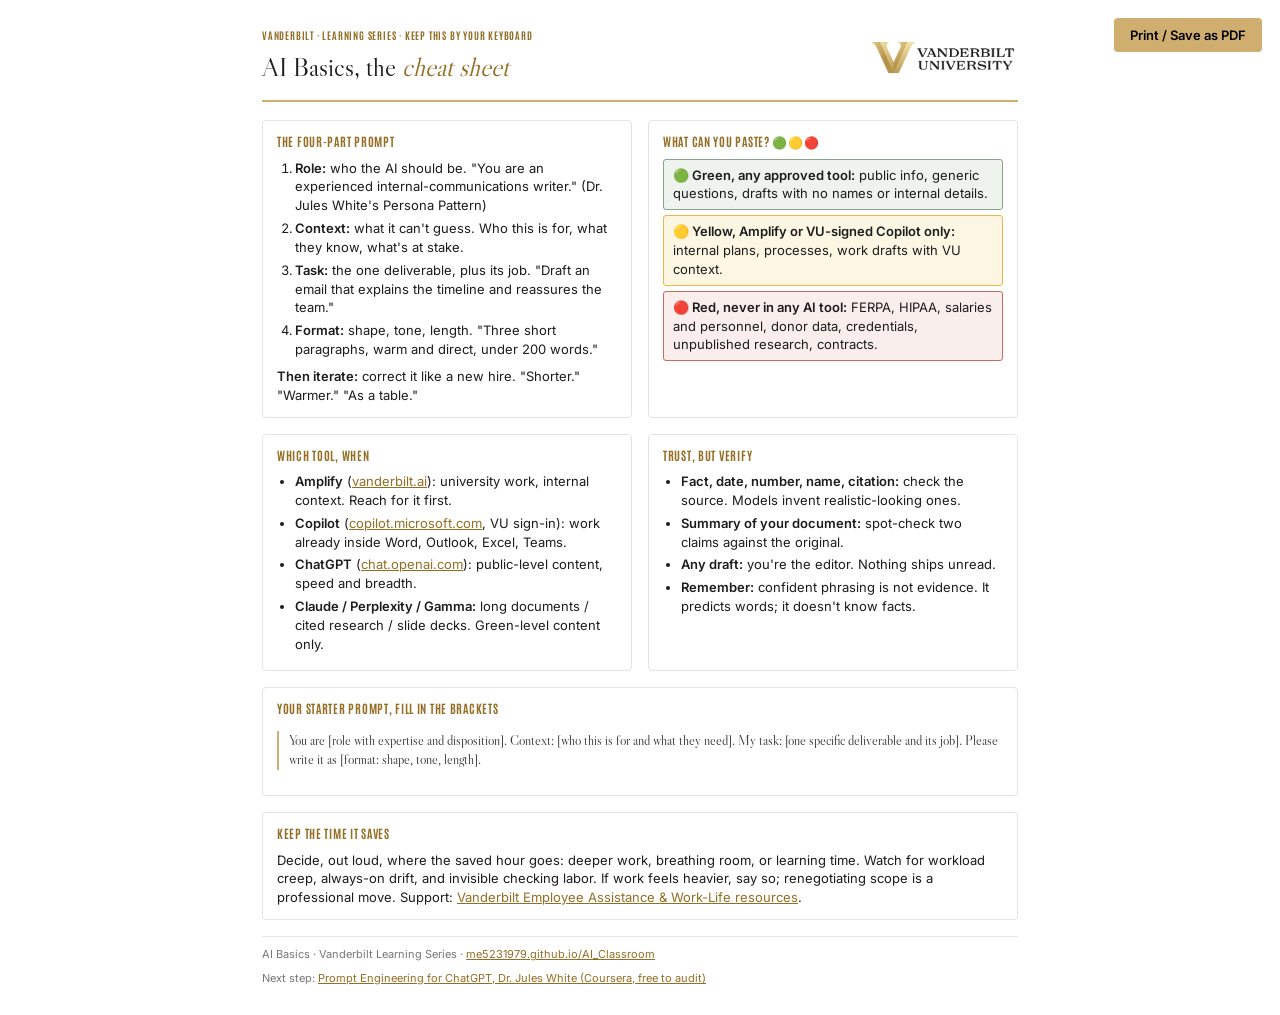
<file: cheatsheet.html>
<!DOCTYPE html>
<html lang="en">
<head>
<meta charset="UTF-8">
<meta name="viewport" content="width=device-width, initial-scale=1">
<title>AI Basics Cheat Sheet | Vanderbilt</title>
<meta name="robots" content="noindex">
<style>
  @font-face { font-family: 'Libre Caslon Display'; font-style: normal; font-weight: 400;
    src: url('assets/fonts/libre-caslon-display-latin-400-normal.woff2') format('woff2'); }
  @font-face { font-family: 'Inter'; font-style: normal; font-weight: 400;
    src: url('assets/fonts/inter-latin-400-normal.woff2') format('woff2'); }
  @font-face { font-family: 'Inter'; font-style: normal; font-weight: 600;
    src: url('assets/fonts/inter-latin-600-normal.woff2') format('woff2'); }
  @font-face { font-family: 'Antonio'; font-style: normal; font-weight: 700;
    src: url('assets/fonts/antonio-latin-700-normal.woff2') format('woff2'); }
  * { box-sizing: border-box; }
  body { margin: 0; font-family: 'Inter', Arial, sans-serif; color: #1C1C1C; background: #fff;
    font-size: 13px; line-height: 1.45; }
  .sheet { max-width: 820px; margin: 0 auto; padding: 28px 32px; }
  header { display: flex; align-items: center; justify-content: space-between; gap: 16px;
    border-bottom: 2px solid #CFAE70; padding-bottom: 14px; margin-bottom: 18px; }
  header img { width: 150px; }
  h1 { font-family: 'Libre Caslon Display', 'Times New Roman', serif; font-weight: 400;
    font-size: 26px; margin: 0; }
  h1 em { font-style: italic; color: #946E24; }
  .eyebrow { font-family: 'Antonio', Impact, sans-serif; font-weight: 700; text-transform: uppercase;
    letter-spacing: .08em; font-size: 10px; color: #946E24; margin: 0 0 6px; }
  .grid { display: grid; grid-template-columns: 1fr 1fr; gap: 16px; }
  .box { border: 1px solid #E4E4E4; border-radius: 4px; padding: 12px 14px; break-inside: avoid; }
  .box h2 { font-family: 'Antonio', Impact, sans-serif; font-weight: 700; text-transform: uppercase;
    letter-spacing: .06em; font-size: 12px; color: #946E24; margin: 0 0 8px; }
  ol, ul { margin: 0; padding-left: 18px; }
  li { margin-bottom: 4px; }
  b { font-weight: 600; }
  .full { grid-column: 1 / -1; }
  .light { padding: 6px 9px; border-radius: 3px; margin-bottom: 5px; }
  .g { background: #eef3ee; border: 1px solid #8BA18E; }
  .y { background: #fdf6e3; border: 1px solid #ECB748; }
  .r { background: #faeeec; border: 1px solid #c76b5a; }
  .prompt { font-family: 'Libre Caslon Display', serif; font-size: 13.5px; border-left: 2px solid #CFAE70;
    padding-left: 10px; color: #333; }
  footer { margin-top: 16px; border-top: 1px solid #E4E4E4; padding-top: 10px; font-size: 11px; color: #777;
    display: flex; justify-content: space-between; flex-wrap: wrap; gap: 8px; }
  a { color: #946E24; }
  .printbtn { position: fixed; right: 18px; top: 18px; background: #CFAE70; border: 0; border-radius: 4px;
    padding: 9px 16px; font-family: Inter, Arial, sans-serif; font-weight: 600; font-size: 13px; cursor: pointer; }
  @media print { .printbtn { display: none; } body { font-size: 11.5px; } .sheet { padding: 0; max-width: none; } }
  @media (max-width: 640px) { .grid { grid-template-columns: 1fr; } }
</style>
</head>
<body>
<button class="printbtn" onclick="window.print()">Print / Save as PDF</button>
<div class="sheet">
  <header>
    <div>
      <p class="eyebrow">Vanderbilt · Learning Series · Keep this by your keyboard</p>
      <h1>AI Basics, the <em>cheat sheet</em></h1>
    </div>
    <img src="assets/img/vu-lockup-black.png" alt="Vanderbilt University">
  </header>

  <div class="grid">
    <div class="box">
      <h2>The four-part prompt</h2>
      <ol>
        <li><b>Role:</b> who the AI should be. "You are an experienced internal-communications writer." (Dr. Jules White's Persona Pattern)</li>
        <li><b>Context:</b> what it can't guess. Who this is for, what they know, what's at stake.</li>
        <li><b>Task:</b> the one deliverable, plus its job. "Draft an email that explains the timeline and reassures the team."</li>
        <li><b>Format:</b> shape, tone, length. "Three short paragraphs, warm and direct, under 200 words."</li>
      </ol>
      <p style="margin:8px 0 0"><b>Then iterate:</b> correct it like a new hire. "Shorter." "Warmer." "As a table."</p>
    </div>

    <div class="box">
      <h2>What can you paste? 🟢🟡🔴</h2>
      <div class="light g"><b>🟢 Green, any approved tool:</b> public info, generic questions, drafts with no names or internal details.</div>
      <div class="light y"><b>🟡 Yellow, Amplify or VU-signed Copilot only:</b> internal plans, processes, work drafts with VU context.</div>
      <div class="light r"><b>🔴 Red, never in any AI tool:</b> FERPA, HIPAA, salaries and personnel, donor data, credentials, unpublished research, contracts.</div>
    </div>

    <div class="box">
      <h2>Which tool, when</h2>
      <ul>
        <li><b>Amplify</b> (<a href="https://www.vanderbilt.ai/">vanderbilt.ai</a>): university work, internal context. Reach for it first.</li>
        <li><b>Copilot</b> (<a href="https://copilot.microsoft.com">copilot.microsoft.com</a>, VU sign-in): work already inside Word, Outlook, Excel, Teams.</li>
        <li><b>ChatGPT</b> (<a href="https://chat.openai.com">chat.openai.com</a>): public-level content, speed and breadth.</li>
        <li><b>Claude / Perplexity / Gamma:</b> long documents / cited research / slide decks. Green-level content only.</li>
      </ul>
    </div>

    <div class="box">
      <h2>Trust, but verify</h2>
      <ul>
        <li><b>Fact, date, number, name, citation:</b> check the source. Models invent realistic-looking ones.</li>
        <li><b>Summary of your document:</b> spot-check two claims against the original.</li>
        <li><b>Any draft:</b> you're the editor. Nothing ships unread.</li>
        <li><b>Remember:</b> confident phrasing is not evidence. It predicts words; it doesn't know facts.</li>
      </ul>
    </div>

    <div class="box full">
      <h2>Your starter prompt, fill in the brackets</h2>
      <p class="prompt">You are [role with expertise and disposition]. Context: [who this is for and what they need]. My task: [one specific deliverable and its job]. Please write it as [format: shape, tone, length].</p>
    </div>

    <div class="box full">
      <h2>Keep the time it saves</h2>
      <p style="margin:0">Decide, out loud, where the saved hour goes: deeper work, breathing room, or learning time. Watch for workload creep, always-on drift, and invisible checking labor. If work feels heavier, say so; renegotiating scope is a professional move. Support: <a href="https://hr.vanderbilt.edu/">Vanderbilt Employee Assistance &amp; Work-Life resources</a>.</p>
    </div>
  </div>

  <footer>
    <span>AI Basics · Vanderbilt Learning Series · <a href="https://me5231979.github.io/AI_Classroom/">me5231979.github.io/AI_Classroom</a></span>
    <span>Next step: <a href="https://www.coursera.org/learn/prompt-engineering">Prompt Engineering for ChatGPT, Dr. Jules White (Coursera, free to audit)</a></span>
  </footer>
</div>
</body>
</html>
</file>
<file: assets/css/styles.css>
/* =====================================================================
   AI BASICS — Classroom Presentation
   Visual system: Vanderbilt "Futures Learning Hub" (FLH) spec
   Black + gold · Libre Caslon / Inter / Antonio · engraved, not bubbly
   ===================================================================== */

/* ---------- 0. Self-hosted brand fonts (offline-proof) ---------- */
@font-face { font-family: 'Libre Caslon Display'; font-style: normal; font-weight: 400; font-display: swap;
  src: url('../fonts/libre-caslon-display-latin-400-normal.woff2') format('woff2'); }
/* Display has no italic cut; serve Libre Caslon Text italic under the same family so <em> renders a true italic */
@font-face { font-family: 'Libre Caslon Display'; font-style: italic; font-weight: 400; font-display: swap;
  src: url('../fonts/libre-caslon-text-latin-400-italic.woff2') format('woff2'); }
@font-face { font-family: 'Libre Caslon Text'; font-style: normal; font-weight: 400; font-display: swap;
  src: url('../fonts/libre-caslon-text-latin-400-normal.woff2') format('woff2'); }
@font-face { font-family: 'Libre Caslon Text'; font-style: italic; font-weight: 400; font-display: swap;
  src: url('../fonts/libre-caslon-text-latin-400-italic.woff2') format('woff2'); }
@font-face { font-family: 'Inter'; font-style: normal; font-weight: 400; font-display: swap;
  src: url('../fonts/inter-latin-400-normal.woff2') format('woff2'); }
@font-face { font-family: 'Inter'; font-style: normal; font-weight: 500; font-display: swap;
  src: url('../fonts/inter-latin-500-normal.woff2') format('woff2'); }
@font-face { font-family: 'Inter'; font-style: normal; font-weight: 600; font-display: swap;
  src: url('../fonts/inter-latin-600-normal.woff2') format('woff2'); }
@font-face { font-family: 'Antonio'; font-style: normal; font-weight: 700; font-display: swap;
  src: url('../fonts/antonio-latin-700-normal.woff2') format('woff2'); }

/* ---------- 1. Tokens ---------- */
:root {
  /* Core (90%) */
  --vu-black: #1C1C1C;
  --vu-white: #FFFFFF;
  --vu-gold-flat: #CFAE70;
  --vu-gold-gradient: linear-gradient(135deg, #FEEEB6 0%, #CFAE70 45%, #B49248 100%);

  /* Neutrals (10%) */
  --vu-cream: #F5F3EF;
  --vu-sand: #E0D5C0;
  --vu-gray-light: #E4E4E4;
  --vu-gray-dark: #777777;

  /* Saturated — data viz / small accents only */
  --vu-highlight: #ECB748;
  --vu-oak: #946E24;
  --vu-sky: #B3C9CD;
  --vu-sage: #8BA18E;

  /* Type */
  --font-serif: 'Libre Caslon Display', 'Libre Caslon Text', 'Times New Roman', serif;
  --font-sans: 'Inter', Arial, sans-serif;
  --font-condensed: 'Antonio', Impact, sans-serif;

  /* Rhythm */
  --content-max: 1200px;
  --pad-x: clamp(1.25rem, 5vw, 4rem);
  --radius: 4px;
  --ease: cubic-bezier(0.22, 1, 0.36, 1);

  --nav-h: 84px;
}

/* ---------- 2. Reset / base ---------- */
*, *::before, *::after { box-sizing: border-box; }
html { scroll-behavior: smooth; -webkit-text-size-adjust: 100%; }
@media (prefers-reduced-motion: reduce) { html { scroll-behavior: auto; } }

body {
  margin: 0;
  font-family: var(--font-sans);
  font-size: 1.125rem;
  line-height: 1.6;
  color: var(--vu-black);
  background: var(--vu-black);
  -webkit-font-smoothing: antialiased;
  text-rendering: optimizeLegibility;
}

img, svg { max-width: 100%; display: block; }
a { color: inherit; text-decoration: none; }
button { font-family: inherit; cursor: pointer; }

:focus-visible {
  outline: 3px solid var(--vu-highlight);
  outline-offset: 3px;
  border-radius: 2px;
}

.skip-link {
  position: absolute; left: 12px; top: -60px;
  background: var(--vu-gold-flat); color: var(--vu-black);
  font-family: var(--font-sans); font-weight: 600;
  padding: 10px 18px; border-radius: var(--radius); z-index: 200;
  transition: top .2s var(--ease);
}
.skip-link:focus { top: 12px; }

/* ---------- 3. Typography helpers ---------- */
.eyebrow {
  font-family: var(--font-condensed);
  font-weight: 700;
  text-transform: uppercase;
  letter-spacing: 0.03em;
  font-size: clamp(0.8125rem, 1.4vw, 0.875rem);
  margin: 0 0 1.25rem;
  color: var(--vu-oak);
}
.on-dark .eyebrow { color: var(--vu-gold-flat); }

h1, h2, h3 { font-family: var(--font-serif); font-weight: 400; margin: 0; }
.h-hero {
  font-size: clamp(2.75rem, 7vw, 5.5rem);
  line-height: 1.05; letter-spacing: -0.01em;
}
.h2 {
  font-size: clamp(2rem, 4.5vw, 3.5rem);
  line-height: 1.1; margin: 0 0 1.25rem;
}
.h3 { font-size: clamp(1.35rem, 2.4vw, 1.9rem); line-height: 1.15; }
em, .italic { font-style: italic; }

.gold-text {
  background: var(--vu-gold-gradient);
  -webkit-background-clip: text; background-clip: text;
  color: var(--vu-gold-flat);            /* fallback */
  -webkit-text-fill-color: transparent;
}
@supports not ((-webkit-background-clip: text) or (background-clip: text)) {
  .gold-text { color: var(--vu-gold-flat); -webkit-text-fill-color: currentColor; }
}

.lead { font-size: clamp(1.125rem, 1.8vw, 1.375rem); max-width: 60ch; color: var(--vu-black); }
.on-dark .lead, .on-dark p { color: rgba(255,255,255,.82); }
.measure { max-width: 65ch; }
.muted { color: var(--vu-gray-dark); }

/* ---------- 4. Layout: presentation "slides" ---------- */
.deck { counter-reset: slide; }

.slide {
  position: relative;
  min-height: 100vh;
  min-height: 100svh;
  display: flex;
  flex-direction: column;
  justify-content: center;
  padding: calc(var(--nav-h) + clamp(2.5rem, 6vh, 5rem)) 0 clamp(2.5rem, 6vh, 5rem);
  scroll-margin-top: var(--nav-h);
  overflow: hidden;
}
.slide > .wrap { width: 100%; }
.wrap { max-width: var(--content-max); margin-inline: auto; padding-inline: var(--pad-x); }
.wrap-wide { max-width: 1440px; }

.on-dark { background: var(--vu-black); color: var(--vu-white); }
.on-light { background: var(--vu-white); color: var(--vu-black); }
.on-cream { background: var(--vu-cream); color: var(--vu-black); }

/* slide number tab, top-left of each teaching slide */
.slide[data-count]::before {
  counter-increment: slide;
  content: counter(slide, decimal-leading-zero);
  position: absolute; top: calc(var(--nav-h) + 1.5rem); left: var(--pad-x);
  font-family: var(--font-condensed); font-weight: 700;
  font-size: 0.875rem; letter-spacing: .08em;
  color: var(--vu-gold-flat); opacity: .8;
}

/* ---------- 5. Nav ---------- */
.nav {
  position: fixed; inset: 0 0 auto 0; height: var(--nav-h); z-index: 100;
  display: flex; align-items: center; justify-content: space-between;
  padding-inline: var(--pad-x);
  background: transparent;
  transition: background .3s var(--ease), border-color .3s var(--ease);
  border-bottom: 1px solid transparent;
}
.nav.scrolled {
  background: rgba(28,28,28,.92);
  backdrop-filter: blur(8px);
  border-bottom: 1px solid rgba(207,174,112,.2);
}
.nav__brand { display: flex; align-items: center; gap: 1rem; color: var(--vu-white); flex-shrink: 0; }
.nav__lockup { width: 250px; height: auto; display: block; }          /* FLH spec: primary lockup min 250px */
.nav__vicon { display: none; width: 34px; height: auto; }
/* below 1280px the full lockup + 8 links can't share the bar: swap to the V icon */
@media (max-width: 1280px) {
  .nav__lockup { display: none; }
  .nav__vicon { display: block; }
}

.nav__links { display: flex; align-items: center; gap: clamp(1rem, 2vw, 2rem); }
.nav__links a {
  position: relative; font-family: var(--font-sans); font-weight: 500; font-size: .95rem; white-space: nowrap;
  color: rgba(255,255,255,.85); padding: 4px 0;
}
.nav__links a::after {
  content: ''; position: absolute; left: 0; bottom: -2px; height: 2px; width: 0;
  background: var(--vu-gold-flat); transition: width .25s var(--ease);
}
.nav__links a:hover, .nav__links a:focus-visible { color: #fff; }
.nav__links a:hover::after, .nav__links a[aria-current="true"]::after { width: 100%; }

.btn {
  display: inline-flex; align-items: center; gap: .5rem;
  font-family: var(--font-sans); font-weight: 500; font-size: .95rem;
  padding: .7rem 1.4rem; border-radius: var(--radius); border: 0;
  background: var(--vu-gold-flat); color: var(--vu-black);
  transition: background .2s var(--ease), transform .2s var(--ease);
}
.btn:hover { background: var(--vu-highlight); }
.btn:active { transform: translateY(1px); }
.btn--ghost { background: transparent; color: var(--vu-white); border: 1px solid rgba(255,255,255,.35); }
.btn--ghost:hover { background: rgba(255,255,255,.08); border-color: var(--vu-gold-flat); color: #fff; }
.btn--dark { background: var(--vu-black); color: #fff; }
.btn--dark:hover { background: #000; }

.nav__toggle { display: none; background: none; border: 0; color: #fff; padding: 8px; }
.nav__toggle svg { width: 26px; height: 26px; }

/* ---------- 5b. Welcome / QR ---------- */
.welcome { padding-top: calc(var(--nav-h) + 1.5rem); padding-bottom: 1.5rem; }
.welcome .wrap > img { margin-bottom: 1rem !important; }
.welcome .qr-card { margin-top: 1.25rem; }
.welcome .lead { margin-top: 1rem !important; }
.welcome .eyebrow { margin-bottom: .9rem; }
.welcome .h2 { font-size: clamp(1.75rem, 3.6vw, 2.9rem); }
.welcome .lead { font-size: clamp(1rem, 1.5vw, 1.15rem); }
.welcome .hero__meta { margin-top: 1.5rem; }
.welcome .hero__meta b { font-size: 1.35rem; }
.welcome .hero__cta { margin-top: 1.5rem; }
/* short viewports (720p projectors): keep the whole welcome on one screen */
@media (max-height: 800px) and (min-width: 1025px) {
  .welcome .hero__meta { display: none; }
  .welcome .h2 { font-size: clamp(1.4rem, 2.8vw, 2.1rem); }
  .welcome .wrap > img { width: 44px !important; margin-bottom: .75rem !important; }
  .welcome .qr-card__code { width: clamp(140px, 24vh, 200px); }
  .welcome .lead { display: none; }
}
.qr-card {
  display: inline-block; background: var(--vu-white); border-radius: var(--radius);
  border: 1px solid rgba(207,174,112,.55); padding: 1.1rem 1.1rem .8rem;
  margin-top: 2rem; box-shadow: 0 0 0 6px rgba(207,174,112,.08), 0 20px 60px rgba(0,0,0,.45);
}
.qr-card__code { width: clamp(180px, 22vh, 250px); height: auto; margin-inline: auto; }
.qr-card__code svg { display: block; width: 100%; height: auto; }
.qr-card__url, .on-dark .qr-card__url {
  margin: .6rem 0 0; font-family: var(--font-condensed); font-weight: 700;
  text-transform: uppercase; letter-spacing: .05em; font-size: .8rem; color: var(--vu-oak);
  word-break: break-all;
}

/* ---------- 6. Hero ---------- */
.hero { text-align: left; }
.hero__video {
  position: absolute; inset: 0; width: 100%; height: 100%; object-fit: cover;
  z-index: 0; opacity: .38; filter: grayscale(1) sepia(.35) hue-rotate(-8deg) saturate(1.4) brightness(.8);
}
.hero__scrim {
  position: absolute; inset: 0; z-index: 0;
  background: linear-gradient(105deg, rgba(28,28,28,.92) 0%, rgba(28,28,28,.55) 55%, rgba(28,28,28,.75) 100%);
}
.hero__canvas { position: absolute; inset: 0; width: 100%; height: 100%; z-index: 0; opacity: .55; }
.hero .wrap { position: relative; z-index: 1; }

/* learning objectives block */
.objectives {
  margin-top: 2.25rem; max-width: 640px;
  border-left: 2px solid var(--vu-gold-flat); padding-left: 1.5rem;
}
.objectives__label {
  font-family: var(--font-condensed); font-weight: 700; text-transform: uppercase;
  letter-spacing: .04em; font-size: .82rem; color: var(--vu-gold-flat); margin: 0 0 .75rem;
}
.objectives__list { list-style: none; margin: 0; padding: 0; display: grid; gap: .55rem; counter-reset: obj; }
.objectives__list li {
  counter-increment: obj; display: grid; grid-template-columns: auto 1fr; gap: .8rem;
  font-size: 1.02rem; color: rgba(255,255,255,.85); align-items: baseline;
}
.objectives__list li::before {
  content: counter(obj, decimal-leading-zero);
  font-family: var(--font-condensed); font-weight: 700; font-size: .95rem; color: var(--vu-gold-flat);
}
.hero .h-hero { max-width: 16ch; }
.hero__cta { margin-top: 2.5rem; display: flex; gap: 1rem; flex-wrap: wrap; }
.hero__meta { margin-top: 2.75rem; display: flex; gap: 2.25rem; flex-wrap: wrap;
  font-family: var(--font-condensed); text-transform: uppercase; letter-spacing: .04em;
  font-size: .8rem; color: rgba(255,255,255,.6); }
.hero__meta b { display: block; font-family: var(--font-serif); font-size: 1.6rem; color: var(--vu-gold-flat);
  letter-spacing: 0; margin-bottom: 2px; }

/* ---------- 7. Agenda (numbered progression) ---------- */
.agenda { list-style: none; margin: 2.5rem 0 0; padding: 0; display: grid; gap: 0;
  grid-template-columns: 1fr; }
@media (min-width: 800px) { .agenda { grid-template-columns: 1fr 1fr; column-gap: 3.5rem; } }
.agenda li { display: grid; grid-template-columns: auto 1fr; gap: 1.25rem; align-items: start;
  padding: 1.5rem 0; border-top: 1px solid var(--vu-gray-light); }
.on-dark .agenda li { border-top-color: rgba(255,255,255,.14); }
.agenda .num { font-family: var(--font-condensed); font-weight: 700; font-size: 2.4rem; line-height: 1;
  color: var(--vu-gold-flat); }
.agenda h3 { margin-bottom: .35rem; }
.agenda p { margin: 0; font-size: 1rem; }

/* ---------- 8. Generic content blocks ---------- */
.grid { display: grid; gap: 2rem; }
.grid-2 { grid-template-columns: 1fr; }
.grid-3 { grid-template-columns: 1fr; }
@media (min-width: 760px) { .grid-2 { grid-template-columns: 1fr 1fr; } }
@media (min-width: 900px) { .grid-3 { grid-template-columns: repeat(3, 1fr); } }

.split { display: grid; gap: clamp(2rem, 5vw, 4rem); align-items: center; grid-template-columns: 1fr; }
@media (min-width: 940px) { .split { grid-template-columns: 1.05fr 1fr; } .split.rev > :first-child { order: 2; } }

.feature { padding: 1.5rem 0; }
.feature .ico { width: 40px; height: 40px; color: var(--vu-gold-flat); margin-bottom: 1rem; }
.feature h3 { margin-bottom: .5rem; }
.feature p { margin: 0; font-size: 1rem; }

/* card */
.card {
  background: var(--vu-cream); border: 1px solid var(--vu-gray-light);
  border-radius: var(--radius); padding: 1.75rem;
}
.on-dark .card { background: #262626; border-color: rgba(255,255,255,.12); }
.card h3 { margin-bottom: .5rem; }

/* pill / tag */
.tag { display: inline-block; font-family: var(--font-condensed); font-weight: 700; text-transform: uppercase;
  letter-spacing: .04em; font-size: .72rem; color: var(--vu-oak); background: var(--vu-sand);
  padding: .3rem .6rem; border-radius: 3px; }
.on-dark .tag { color: var(--vu-black); background: var(--vu-gold-flat); }

/* ---------- 9. INTERACTIVE: AI/ML/DL nested diagram ---------- */
.venn { display: grid; gap: 1.75rem; grid-template-columns: 1fr; align-items: center; }
@media (min-width: 860px) { .venn { grid-template-columns: 1fr 1fr; } }
.rings { position: relative; aspect-ratio: 1; max-width: 460px; margin-inline: auto; width: 100%; }
.ring {
  position: absolute; border-radius: 50%; border: 2px solid var(--vu-gold-flat);
  display: flex; align-items: flex-start; justify-content: center; text-align: center;
  font-family: var(--font-condensed); font-weight: 700; text-transform: uppercase; letter-spacing: .05em;
  color: var(--vu-oak); padding-top: .9rem; font-size: .85rem;
  transition: background .3s var(--ease), border-color .3s var(--ease), transform .3s var(--ease);
  cursor: pointer; background: rgba(207,174,112,.08);
}
.on-dark .ring { color: var(--vu-gold-flat); }
.ring.active { color: var(--vu-black); }
.ring:focus-visible { outline-offset: 4px; }
.ring[data-ring="ai"] { inset: 0; }
.ring[data-ring="ml"] { inset: 20%; }
.ring[data-ring="dl"] { inset: 40%; }
.ring[data-ring="gen"] { inset: 58%; font-size: .72rem; padding-top: .6rem; }
.ring.active { background: rgba(207,174,112,.22); border-color: var(--vu-highlight); }
.ring.dim { opacity: .35; }
.venn__detail { min-height: 170px; }
.venn__detail .tag { margin-bottom: .75rem; }
.venn__detail h3 { margin-bottom: .5rem; }

/* ---------- 10. INTERACTIVE: neural network ---------- */
.nn { width: 100%; }
.nn svg { width: 100%; height: auto; }
.nn .node { fill: #2a2a2a; stroke: var(--vu-gold-flat); stroke-width: 1.5; transition: fill .35s var(--ease), r .35s var(--ease); }
.nn .node.lit { fill: var(--vu-gold-flat); }
.nn .edge { stroke: rgba(207,174,112,.22); stroke-width: 1; transition: stroke .35s var(--ease); }
.nn .edge.lit { stroke: rgba(236,183,72,.75); }
.nn .layerlbl { fill: rgba(255,255,255,.55); font-family: var(--font-condensed); font-weight: 700;
  text-transform: uppercase; letter-spacing: .06em; font-size: 12px; }
.nn__controls { display: flex; gap: .75rem; flex-wrap: wrap; margin-top: 1.5rem; align-items: center; }
.nn__status { font-family: var(--font-condensed); text-transform: uppercase; letter-spacing: .05em;
  font-size: .8rem; color: var(--vu-gold-flat); }

/* ---------- 11. INTERACTIVE: next-token predictor ---------- */
.predict { background: #262626; border: 1px solid rgba(255,255,255,.12); border-radius: var(--radius); padding: 1.75rem; }
.predict__sentence { font-family: var(--font-serif); font-size: clamp(1.4rem, 3vw, 2.2rem); line-height: 1.3;
  color: #fff; min-height: 2.2em; }
.predict__sentence .cursor { color: var(--vu-gold-flat); }
.predict__options { display: grid; gap: .6rem; margin-top: 1.5rem; }
.tok {
  display: grid; grid-template-columns: 1fr auto; align-items: center; gap: 1rem;
  background: #1c1c1c; border: 1px solid rgba(255,255,255,.12); border-radius: var(--radius);
  padding: .7rem 1rem; color: #fff; text-align: left; position: relative; overflow: hidden;
  transition: border-color .2s var(--ease);
}
.tok:hover, .tok:focus-visible { border-color: var(--vu-gold-flat); }
.tok .bar { position: absolute; inset: 0 auto 0 0; background: rgba(207,174,112,.16); z-index: 0; }
.tok .word, .tok .pct { position: relative; z-index: 1; }
.tok .word { font-family: var(--font-sans); font-weight: 500; }
.tok .pct { font-family: var(--font-condensed); color: var(--vu-gold-flat); font-size: 1.05rem; }
.predict__hint { margin-top: 1rem; font-size: .95rem; color: rgba(255,255,255,.6); }

/* ---------- 12. INTERACTIVE: temperature slider ---------- */
.temp { }
.temp__readout { font-family: var(--font-serif); font-size: clamp(1.3rem, 3vw, 1.9rem); line-height: 1.4;
  min-height: 4.5em; }
.slider {
  -webkit-appearance: none; appearance: none; width: 100%; height: 6px; border-radius: 6px;
  background: linear-gradient(90deg, var(--vu-sky), var(--vu-gold-flat), var(--vu-highlight));
  margin: 1.5rem 0 .75rem;
}
.slider::-webkit-slider-thumb { -webkit-appearance: none; width: 26px; height: 26px; border-radius: 50%;
  background: var(--vu-white); border: 3px solid var(--vu-black); cursor: pointer; box-shadow: 0 2px 6px rgba(0,0,0,.3); }
.slider::-moz-range-thumb { width: 26px; height: 26px; border-radius: 50%; background: #fff;
  border: 3px solid var(--vu-black); cursor: pointer; }
.slider-scale { display: flex; justify-content: space-between; font-family: var(--font-condensed);
  text-transform: uppercase; letter-spacing: .04em; font-size: .78rem; color: var(--vu-gray-dark); }

/* ---------- 13. INTERACTIVE: prompt anatomy ---------- */
.prompt-box { background: #1c1c1c; color: #fff; border-radius: var(--radius); padding: 1.5rem 1.75rem;
  font-size: 1.15rem; line-height: 1.8; border: 1px solid rgba(255,255,255,.12); }
.ppart { border-radius: 3px; padding: .1em .25em; transition: background .2s var(--ease), color .2s var(--ease); cursor: default; }
.ppart[data-part] { background: rgba(255,255,255,.05); }
.ppart.on { color: var(--vu-black); font-weight: 500; }
.pkey { display: grid; gap: .6rem; margin-top: 1.5rem; }
.pkey button {
  display: grid; grid-template-columns: 14px 1fr; gap: .75rem; align-items: start; text-align: left;
  background: transparent; border: 1px solid var(--vu-gray-light); border-radius: var(--radius);
  padding: .85rem 1rem; color: inherit; transition: border-color .2s var(--ease), background .2s var(--ease);
}
.on-dark .pkey button { border-color: rgba(255,255,255,.14); }
.pkey button:hover, .pkey button.active { border-color: var(--vu-gold-flat); }
.pkey .sw { width: 14px; height: 14px; border-radius: 3px; margin-top: 5px; }
.pkey b { font-weight: 600; }
.pkey p { margin: .15rem 0 0; font-size: .95rem; }

/* ---------- 14. INTERACTIVE: knowledge check ---------- */
.quiz { max-width: 760px; }
.quiz__q { font-family: var(--font-serif); font-size: clamp(1.3rem, 2.6vw, 1.8rem); line-height: 1.25; margin-bottom: 1.5rem; }
.quiz__options { display: grid; gap: .75rem; }
.opt {
  display: grid; grid-template-columns: auto 1fr; gap: .9rem; align-items: center;
  background: var(--vu-white); border: 1px solid var(--vu-gray-light); border-radius: var(--radius);
  padding: 1rem 1.15rem; text-align: left; color: var(--vu-black); font-size: 1.05rem;
  transition: border-color .2s var(--ease), background .2s var(--ease);
}
.on-dark .opt { background: #262626; color: #fff; border-color: rgba(255,255,255,.14); }
.opt:hover:not([disabled]) { border-color: var(--vu-gold-flat); }
.opt .mark { width: 26px; height: 26px; border-radius: 50%; border: 2px solid var(--vu-gray-light);
  display: grid; place-items: center; font-family: var(--font-condensed); font-weight: 700; font-size: .9rem; }
.opt.correct { border-color: var(--vu-sage); background: rgba(139,161,142,.16); }
.opt.correct .mark { border-color: var(--vu-sage); background: var(--vu-sage); color: #fff; }
.opt.wrong { border-color: #c76b5a; background: rgba(199,107,90,.12); }
.opt.wrong .mark { border-color: #c76b5a; }
.quiz__feedback { margin-top: 1.25rem; font-size: 1.02rem; min-height: 1.5em; }
.quiz__feedback.show { }
.quiz__nav { margin-top: 1.75rem; display: flex; gap: 1rem; align-items: center; flex-wrap: wrap; }
.quiz__progress { font-family: var(--font-condensed); text-transform: uppercase; letter-spacing: .05em;
  font-size: .85rem; color: var(--vu-gray-dark); }
.on-dark .quiz__progress { color: rgba(255,255,255,.6); }
.quiz__score { font-family: var(--font-serif); font-size: clamp(2.5rem, 8vw, 5rem); line-height: 1; }

/* ---------- 15. INTERACTIVE: glossary flip cards ---------- */
.glossary { display: grid; gap: 1rem; grid-template-columns: 1fr; }
@media (min-width: 640px) { .glossary { grid-template-columns: 1fr 1fr; } }
@media (min-width: 980px) { .glossary { grid-template-columns: repeat(3, 1fr); } }
.flip { background: transparent; border: 0; padding: 0; perspective: 1000px; height: 168px; text-align: left; }
.flip__inner { position: relative; width: 100%; height: 100%; transition: transform .5s var(--ease);
  transform-style: preserve-3d; }
.flip.flipped .flip__inner { transform: rotateY(180deg); }
.flip__face { position: absolute; inset: 0; backface-visibility: hidden; border-radius: var(--radius);
  padding: 1.4rem; display: flex; flex-direction: column; justify-content: space-between; border: 1px solid var(--vu-gray-light); }
.flip__front { background: var(--vu-white); }
.flip__back { background: var(--vu-black); color: #fff; transform: rotateY(180deg); border-color: rgba(255,255,255,.14); }
.flip__front h3 { font-size: 1.3rem; }
.flip__back p { margin: 0; font-size: .98rem; color: rgba(255,255,255,.85); }
.flip .hint { font-family: var(--font-condensed); text-transform: uppercase; letter-spacing: .05em;
  font-size: .72rem; color: var(--vu-oak); }
.flip__back .hint { color: var(--vu-gold-flat); }

/* ---------- 16. Capabilities vs limits ---------- */
.cols2 { display: grid; gap: 2rem; grid-template-columns: 1fr; }
@media (min-width: 820px) { .cols2 { grid-template-columns: 1fr 1fr; } }
.listcheck { list-style: none; margin: 1rem 0 0; padding: 0; display: grid; gap: .85rem; }
.listcheck li { display: grid; grid-template-columns: 22px 1fr; gap: .75rem; align-items: start; font-size: 1.05rem; }
.listcheck .ic { width: 22px; height: 22px; margin-top: 3px; }
.can .ic { color: var(--vu-sage); }
.cant .ic { color: #c76b5a; }

/* ---------- 16b. "Go deeper" content panels (slide vs. content layer) ---------- */
.deeper { margin-top: 2.25rem; border-top: 1px solid var(--vu-gray-light); }
.on-dark .deeper { border-top-color: rgba(255,255,255,.14); }
.deeper summary {
  list-style: none; cursor: pointer; display: inline-flex; align-items: center; gap: .6rem;
  padding: 1rem 0; font-family: var(--font-condensed); font-weight: 700;
  text-transform: uppercase; letter-spacing: .05em; font-size: .85rem; color: var(--vu-oak);
  user-select: none;
}
.deeper summary::-webkit-details-marker { display: none; }
.on-dark .deeper summary { color: var(--vu-gold-flat); }
.deeper summary:hover { color: var(--vu-highlight); }
.deeper .chev { width: 16px; height: 16px; transition: transform .25s var(--ease); }
.deeper[open] .chev { transform: rotate(90deg); }
.deeper__body { display: grid; gap: 1.5rem; padding: .25rem 0 1rem; grid-template-columns: 1fr; }
@media (min-width: 860px) { .deeper__body { grid-template-columns: 1.2fr 1fr; } }
.deeper__body h4 {
  font-family: var(--font-condensed); font-weight: 700; text-transform: uppercase;
  letter-spacing: .05em; font-size: .78rem; color: var(--vu-gray-dark); margin: 0 0 .5rem;
}
.on-dark .deeper__body h4 { color: rgba(255,255,255,.55); }
.deeper__body p, .deeper__body li { font-size: 1rem; margin: 0; }
.deeper__body ul { margin: 0; padding-left: 1.1rem; display: grid; gap: .4rem; }
.deeper__ask {
  border-left: 2px solid var(--vu-gold-flat); padding-left: 1.1rem;
}
.deeper__ask p { font-family: var(--font-serif); font-size: 1.15rem; line-height: 1.45; font-style: italic; }
.deeper__ask .mode {
  display: inline-block; background: var(--vu-gold-flat); color: var(--vu-black);
  padding: .2rem .55rem; border-radius: 3px; letter-spacing: .05em;
}
.deeper__ask .steps { list-style: none; margin: .75rem 0 0; padding: 0; display: grid; gap: .55rem; counter-reset: step; }
.deeper__ask .steps li {
  counter-increment: step; display: grid; grid-template-columns: 22px 1fr; gap: .6rem;
  font-size: .98rem; align-items: baseline;
}
.deeper__ask .steps li::before {
  content: counter(step); font-family: var(--font-condensed); font-weight: 700;
  width: 20px; height: 20px; border-radius: 50%; border: 1.5px solid var(--vu-gold-flat);
  color: var(--vu-oak); font-size: .72rem; display: inline-flex; align-items: center; justify-content: center;
}
.on-dark .deeper__ask .steps li::before { color: var(--vu-gold-flat); }

/* ---------- 16c. Watch: class video cards ---------- */
.watch { display: grid; gap: 1rem; grid-template-columns: 1fr; }
@media (min-width: 720px) { .watch { grid-template-columns: 1fr 1fr; } }
@media (min-width: 1080px) { .watch { grid-template-columns: repeat(3, 1fr); } }
.vidcard {
  display: flex; flex-direction: column; gap: .75rem; background: var(--vu-white);
  border: 1px solid var(--vu-gray-light); border-radius: var(--radius); padding: 1.5rem;
  transition: border-color .25s var(--ease), transform .25s var(--ease);
}
.vidcard:hover { border-color: var(--vu-gold-flat); transform: translateY(-2px); }
.vidcard__top { display: flex; align-items: center; justify-content: space-between; gap: .75rem; }
.vidcard__src {
  font-family: var(--font-condensed); font-weight: 700; text-transform: uppercase;
  letter-spacing: .05em; font-size: .72rem; color: var(--vu-oak);
}
.vidcard__dur { font-family: var(--font-condensed); font-size: .72rem; letter-spacing: .05em;
  color: var(--vu-gray-dark); text-transform: uppercase; }
.vidcard h3 { font-size: 1.25rem; line-height: 1.2; }
.vidcard p { margin: 0; font-size: .95rem; color: var(--vu-gray-dark); flex: 1; }
.vidcard__link { display: inline-flex; align-items: center; gap: .45rem; font-weight: 500;
  font-size: .95rem; color: var(--vu-oak); }
.vidcard__link svg { width: 15px; height: 15px; transition: transform .2s var(--ease); }
.vidcard:hover .vidcard__link { color: var(--vu-highlight); }
.vidcard:hover .vidcard__link svg { transform: translateX(3px); }
.vidcard--feature { grid-column: 1 / -1; background: var(--vu-black); border-color: rgba(207,174,112,.4); }
.vidcard--feature h3 { color: #fff; font-size: clamp(1.4rem, 2.5vw, 1.9rem); }
.vidcard--feature p { color: rgba(255,255,255,.75); }
.vidcard--feature .vidcard__src { color: var(--vu-gold-flat); }
.vidcard--feature .vidcard__link { color: var(--vu-gold-flat); }

/* ---------- 16d. Why-lines, in-flow video, Prompt Lab, data levels ---------- */
.why { font-size: .95rem; color: var(--vu-oak); margin: .5rem 0 0; max-width: 62ch; }
.on-dark .why { color: var(--vu-gold-flat); }
.why b { font-weight: 600; }

.yt { margin-top: 1.75rem; max-width: 860px; margin-inline: auto; }
.yt__load {
  display: flex; flex-direction: column; align-items: center; justify-content: center; gap: 1.1rem;
  width: 100%; aspect-ratio: 16 / 9;
  background: #1B1B19; color: #fff; border: 1px solid rgba(207,174,112,.35);
  border-radius: 6px; padding: 1.5rem; text-align: center;
  transition: border-color .2s var(--ease), background .2s var(--ease);
}
.yt__load:hover { border-color: var(--vu-gold-flat); background: #171715; }
.yt__play {
  width: 84px; height: 62px; border-radius: 8px; background: var(--vu-gold-flat); color: var(--vu-black);
  display: inline-flex; align-items: center; justify-content: center; font-size: 1.2rem; flex-shrink: 0;
  transition: background .2s var(--ease);
}
.yt__load:hover .yt__play { background: var(--vu-highlight); }
.yt__title { font-family: var(--font-sans); font-weight: 600; font-size: clamp(1.05rem, 2vw, 1.3rem); }
.yt__src { font-family: var(--font-condensed); font-weight: 700; text-transform: uppercase;
  letter-spacing: .08em; font-size: .72rem; color: var(--vu-gold-flat); }
.yt__alt { margin: .6rem 0 0; font-size: .95rem; color: var(--vu-gray-dark); }
.on-dark .yt__alt { color: rgba(255,255,255,.6); }
.yt__alt a { color: var(--vu-oak); text-decoration: underline; }
.on-dark .yt__alt a { color: var(--vu-gold-flat); }
.yt iframe { width: 100%; aspect-ratio: 16/9; border: 0; border-radius: 6px; display: block; }

.lab { margin-top: 1.75rem; }
.lab__slots { display: grid; gap: 1.25rem; grid-template-columns: 1fr; }
@media (min-width: 900px) { .lab__slots { grid-template-columns: 1fr 1fr; } }
.slot h3 { font-size: 1.05rem; font-family: var(--font-condensed); text-transform: uppercase;
  letter-spacing: .05em; color: var(--vu-oak); margin-bottom: .6rem; }
.slot .opt { width: 100%; margin-bottom: .5rem; font-size: .95rem; }
.slot .opt[aria-pressed="true"] { border-color: var(--vu-gold-flat); background: rgba(207,174,112,.14); }
.lab__runrow { display: flex; align-items: center; gap: 1.25rem; margin-top: 1.5rem; flex-wrap: wrap; }
.lab__outcome { margin-top: 1.75rem; background: var(--vu-black); color: #fff; border-radius: var(--radius);
  padding: 1.75rem; border: 1px solid rgba(207,174,112,.4); }
.lab__meter { height: 8px; border-radius: 6px; background: rgba(255,255,255,.12); overflow: hidden; margin: .75rem 0 1.25rem; }
.lab__meter span { display: block; height: 100%; background: var(--vu-gold-gradient); transition: width .6s var(--ease); }
.lab__outcome .sample { font-family: var(--font-serif); font-size: 1.1rem; line-height: 1.5;
  border-left: 2px solid var(--vu-gold-flat); padding-left: 1rem; margin: 1rem 0; color: rgba(255,255,255,.9); }
.lab__coach { display: grid; gap: .5rem; margin-top: 1rem; }
.lab__coach div { font-size: .95rem; color: rgba(255,255,255,.8); }
.lab__coach b { color: var(--vu-gold-flat); }

.toolkit__use { margin: .75rem 0 0; font-size: .95rem; }
.datalevels .dl { border-radius: var(--radius); padding: .9rem 1.1rem; font-size: .98rem; margin-bottom: .6rem; }
.dl--green  { background: rgba(139,161,142,.18); border: 1px solid var(--vu-sage); }
.dl--yellow { background: rgba(236,183,72,.14); border: 1px solid var(--vu-highlight); }
.dl--red    { background: rgba(199,107,90,.12); border: 1px solid #c76b5a; }

/* ---------- 16e. My AI Plan capstone ---------- */
.plan { margin-top: 1.75rem; }
.plan__form { display: grid; gap: 1.4rem; max-width: 860px; }
.plan__field label, .plan__label { display: block; font-size: 1.02rem; margin-bottom: .6rem; }
.plan__field input[type="text"] {
  width: 100%; font-family: var(--font-sans); font-size: 1.05rem; color: var(--vu-black);
  background: var(--vu-white); border: 1px solid var(--vu-gray-light); border-radius: var(--radius);
  padding: .85rem 1rem;
}
.plan__field input[type="text"]:focus { outline: 3px solid var(--vu-highlight); outline-offset: 1px; border-color: var(--vu-gold-flat); }
.plan__chips { display: flex; flex-wrap: wrap; gap: .5rem; }
.plan__chips .opt { width: auto; grid-template-columns: 1fr; padding: .7rem 1rem; font-size: .95rem; }
.plan__chips .opt[aria-pressed="true"] { border-color: var(--vu-gold-flat); background: rgba(207,174,112,.16); }
.plan__out-grid { display: grid; gap: .9rem; margin-top: 1rem; }
.plan__out-grid .row { display: grid; grid-template-columns: 130px 1fr; gap: 1rem; font-size: .98rem; color: rgba(255,255,255,.85); }
.plan__out-grid .row b { color: var(--vu-gold-flat); font-family: var(--font-condensed); text-transform: uppercase; letter-spacing: .05em; font-weight: 700; font-size: .8rem; padding-top: 2px; }
.plan__prompt { font-family: var(--font-serif); font-size: 1.05rem; line-height: 1.55; border-left: 2px solid var(--vu-gold-flat); padding-left: 1rem; margin: .5rem 0; color: rgba(255,255,255,.92); white-space: pre-line; }
@media (max-width: 640px) { .plan__out-grid .row { grid-template-columns: 1fr; gap: .15rem; } }

/* ---------- 17. Reveal animation ---------- */
[data-reveal] { opacity: 0; transform: translateY(24px); }
[data-reveal].in { opacity: 1; transform: none; transition: opacity .5s var(--ease), transform .5s var(--ease); }
@media (prefers-reduced-motion: reduce) {
  [data-reveal] { opacity: 1 !important; transform: none !important; transition: none !important; }
}

/* manifesto word reveal */
.manifesto p { font-family: var(--font-serif); font-size: clamp(1.5rem, 3vw, 2.75rem); line-height: 1.3;
  max-width: 22ch; margin: 0; }
.manifesto .w { color: rgba(28,28,28,.22); transition: color .4s var(--ease); }
.manifesto .w.lit { color: var(--vu-black); }
@media (prefers-reduced-motion: reduce) { .manifesto .w { color: var(--vu-black); } }

/* ---------- 18. Deck navigation UI ---------- */
.dots { position: fixed; right: clamp(10px, 2vw, 22px); top: 50%; transform: translateY(-50%);
  z-index: 90; display: flex; flex-direction: column; gap: 12px; }
@media (max-width: 900px) { .dots { display: none; } }
.dots button { width: 11px; height: 11px; border-radius: 50%; border: 1.5px solid var(--vu-gold-flat);
  background: transparent; padding: 0; transition: background .2s var(--ease), transform .2s var(--ease); }
.dots button[aria-current="true"] { background: var(--vu-gold-flat); transform: scale(1.35); }
.dots button:hover { background: rgba(207,174,112,.5); }

.deckbar { position: fixed; right: clamp(12px, 2vw, 26px); bottom: 18px; z-index: 90;
  display: flex; align-items: center; gap: .35rem; background: rgba(28,28,28,.9); backdrop-filter: blur(6px);
  border: 1px solid rgba(207,174,112,.25); border-radius: 999px; padding: .35rem .5rem; }
.deckbar button { width: 34px; height: 34px; border-radius: 50%; border: 0; background: transparent; color: #fff;
  display: grid; place-items: center; }
.deckbar button:hover { background: rgba(255,255,255,.1); }
.deckbar svg { width: 18px; height: 18px; }
.deckbar__count { font-family: var(--font-condensed); letter-spacing: .06em; font-size: .82rem; color: var(--vu-gold-flat);
  min-width: 62px; text-align: center; }
.progress { position: fixed; inset: 0 0 auto 0; height: 3px; background: transparent; z-index: 101; }
.progress__bar { height: 100%; width: 0; background: var(--vu-gold-gradient); }

/* ---------- 19. Footer ---------- */
.footer { background: #141414; color: #fff; padding: clamp(3.5rem, 8vh, 6rem) 0 2.5rem; border-top: 1px solid rgba(207,174,112,.2); }
.footer__grid { display: grid; gap: 2.5rem; grid-template-columns: 1fr; }
@media (min-width: 760px) { .footer__grid { grid-template-columns: 1.4fr 1fr 1fr; } }
.footer .brandline { font-family: var(--font-serif); font-style: italic; font-size: 1.4rem; color: var(--vu-gold-flat); margin: 1rem 0 0; }
.footer h4 { font-family: var(--font-condensed); text-transform: uppercase; letter-spacing: .05em; font-size: .82rem;
  color: var(--vu-gold-flat); margin: 0 0 1rem; }
.footer ul { list-style: none; margin: 0; padding: 0; display: grid; gap: .6rem; }
.footer a { color: rgba(255,255,255,.7); font-size: .98rem; }
.footer a:hover { color: #fff; }
.footer__legal { margin-top: 3rem; padding-top: 1.5rem; border-top: 1px solid rgba(255,255,255,.1);
  display: flex; justify-content: space-between; gap: 1rem; flex-wrap: wrap; font-size: .85rem; color: rgba(255,255,255,.5); }

/* ---------- 20. Responsive nav ---------- */
@media (max-width: 1024px) {
  .nav__links {
    position: fixed; inset: var(--nav-h) 0 auto 0; flex-direction: column; align-items: flex-start;
    gap: 0; background: rgba(20,20,20,.98); padding: 1rem var(--pad-x) 1.5rem;
    border-bottom: 1px solid rgba(207,174,112,.2);
    transform: translateY(-120%); transition: transform .3s var(--ease); max-height: calc(100vh - var(--nav-h)); overflow:auto;
  }
  .nav__links.open { transform: none; }
  .nav__links a { width: 100%; padding: .85rem 0; border-bottom: 1px solid rgba(255,255,255,.08); }
  .nav__links .btn { margin-top: 1rem; }
  .nav__toggle { display: block; }
}

/* ---------- 21. print ---------- */
@media print {
  .nav, .dots, .deckbar, .progress, .hero__canvas { display: none !important; }
  .slide { min-height: auto; page-break-after: always; padding: 2rem 0; }
  body { background: #fff; color: #000; }
}
</file>
